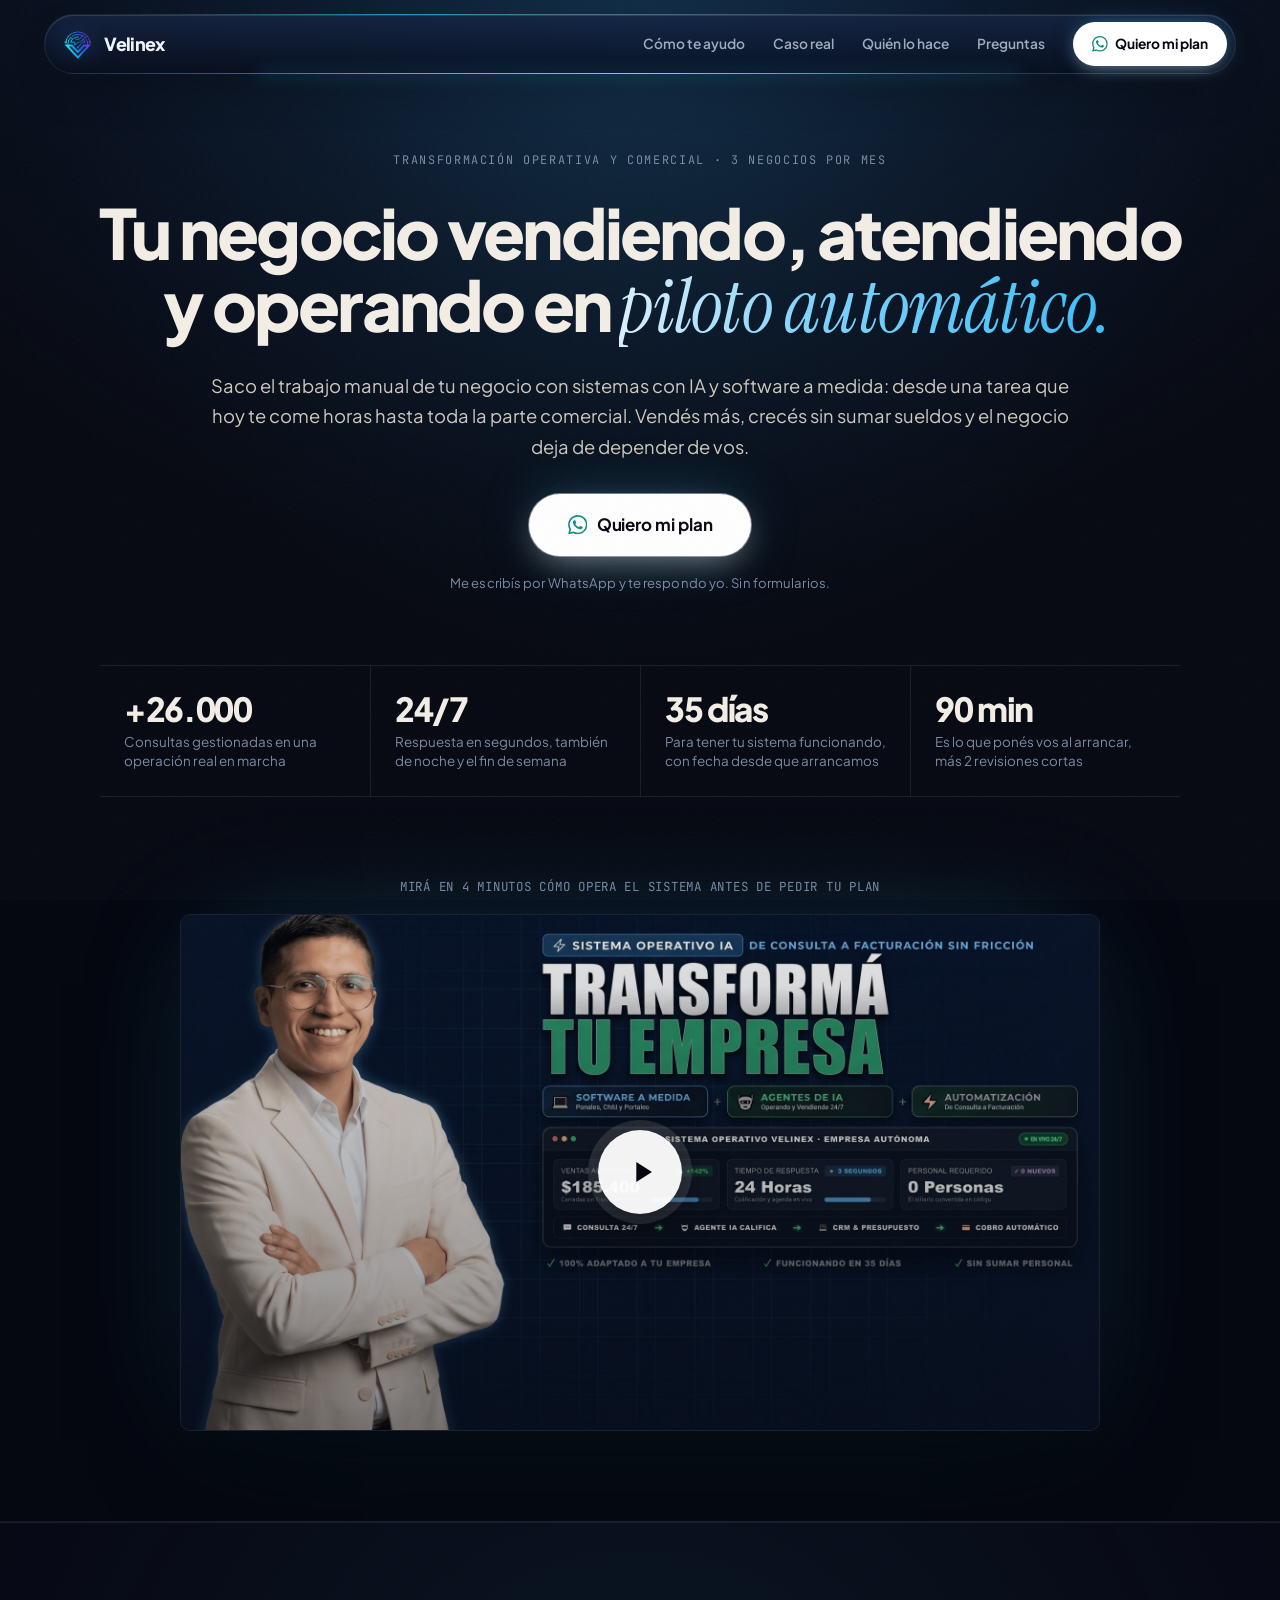
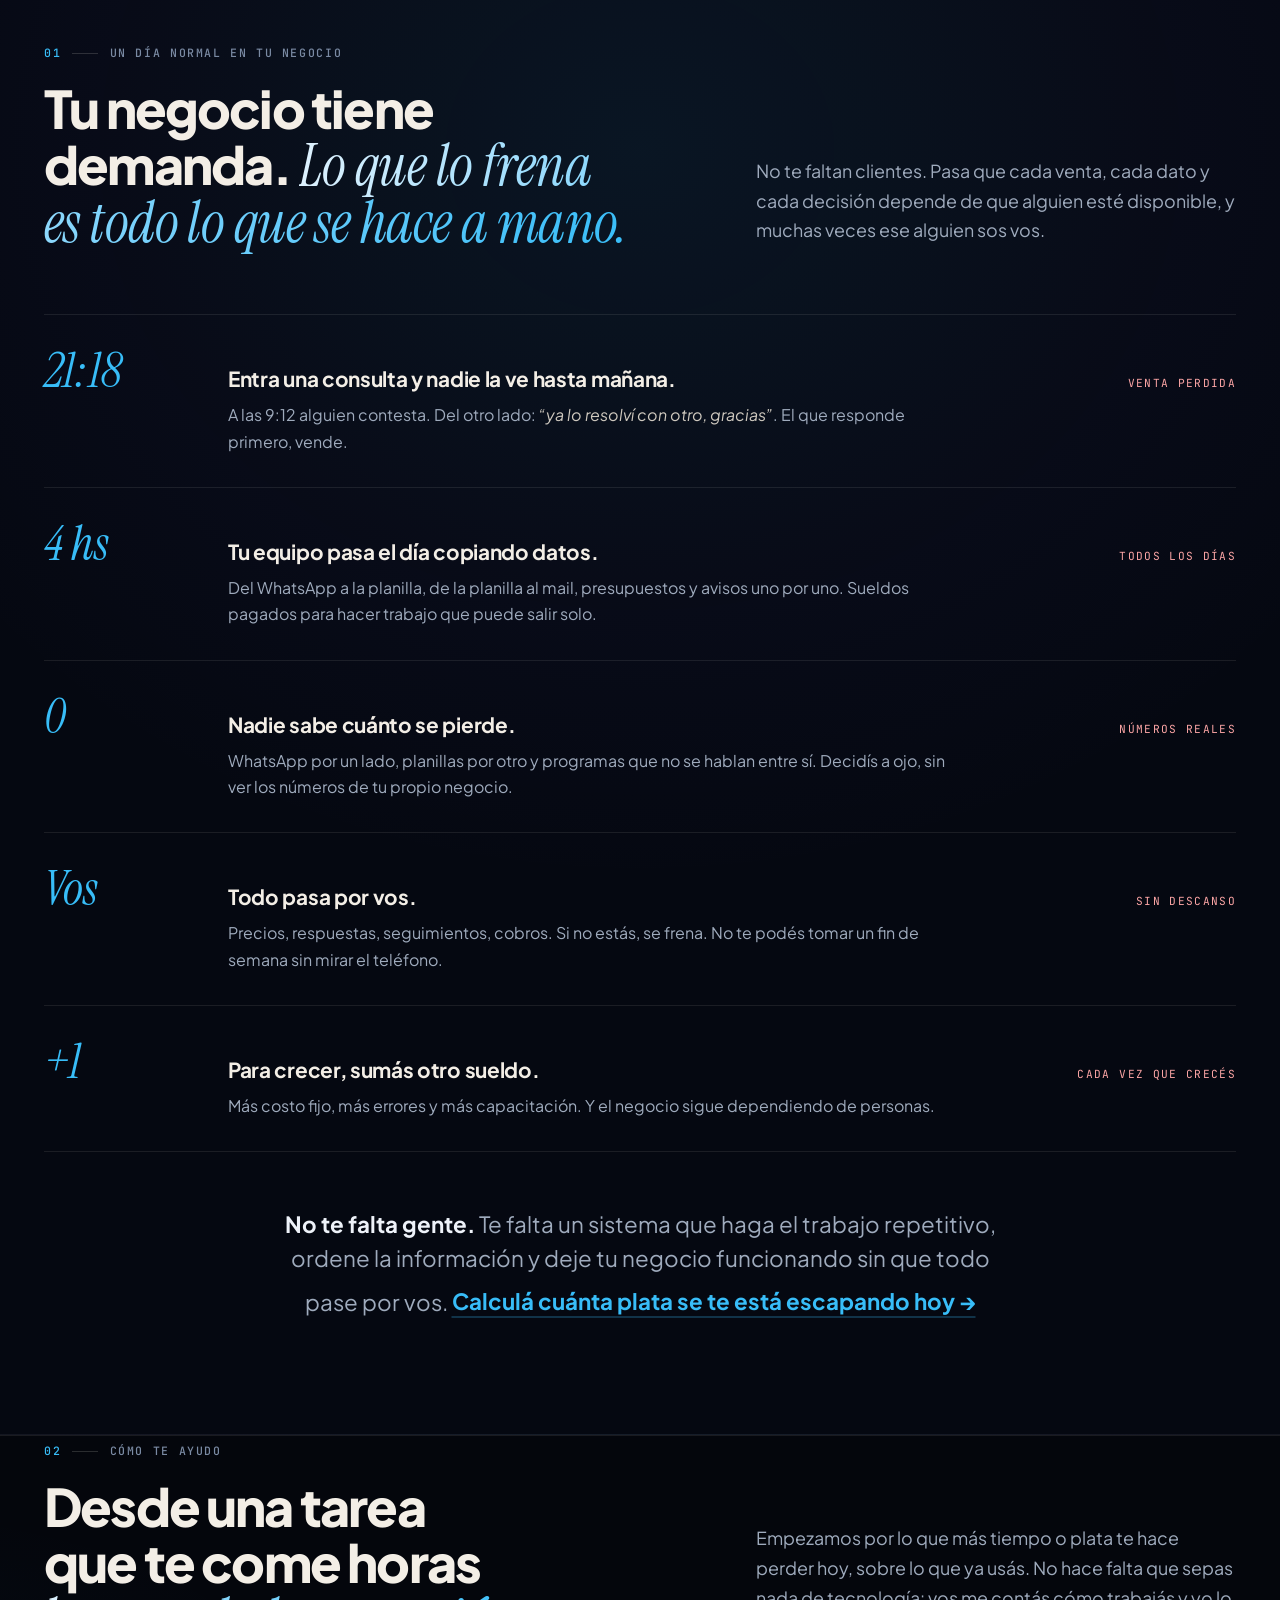
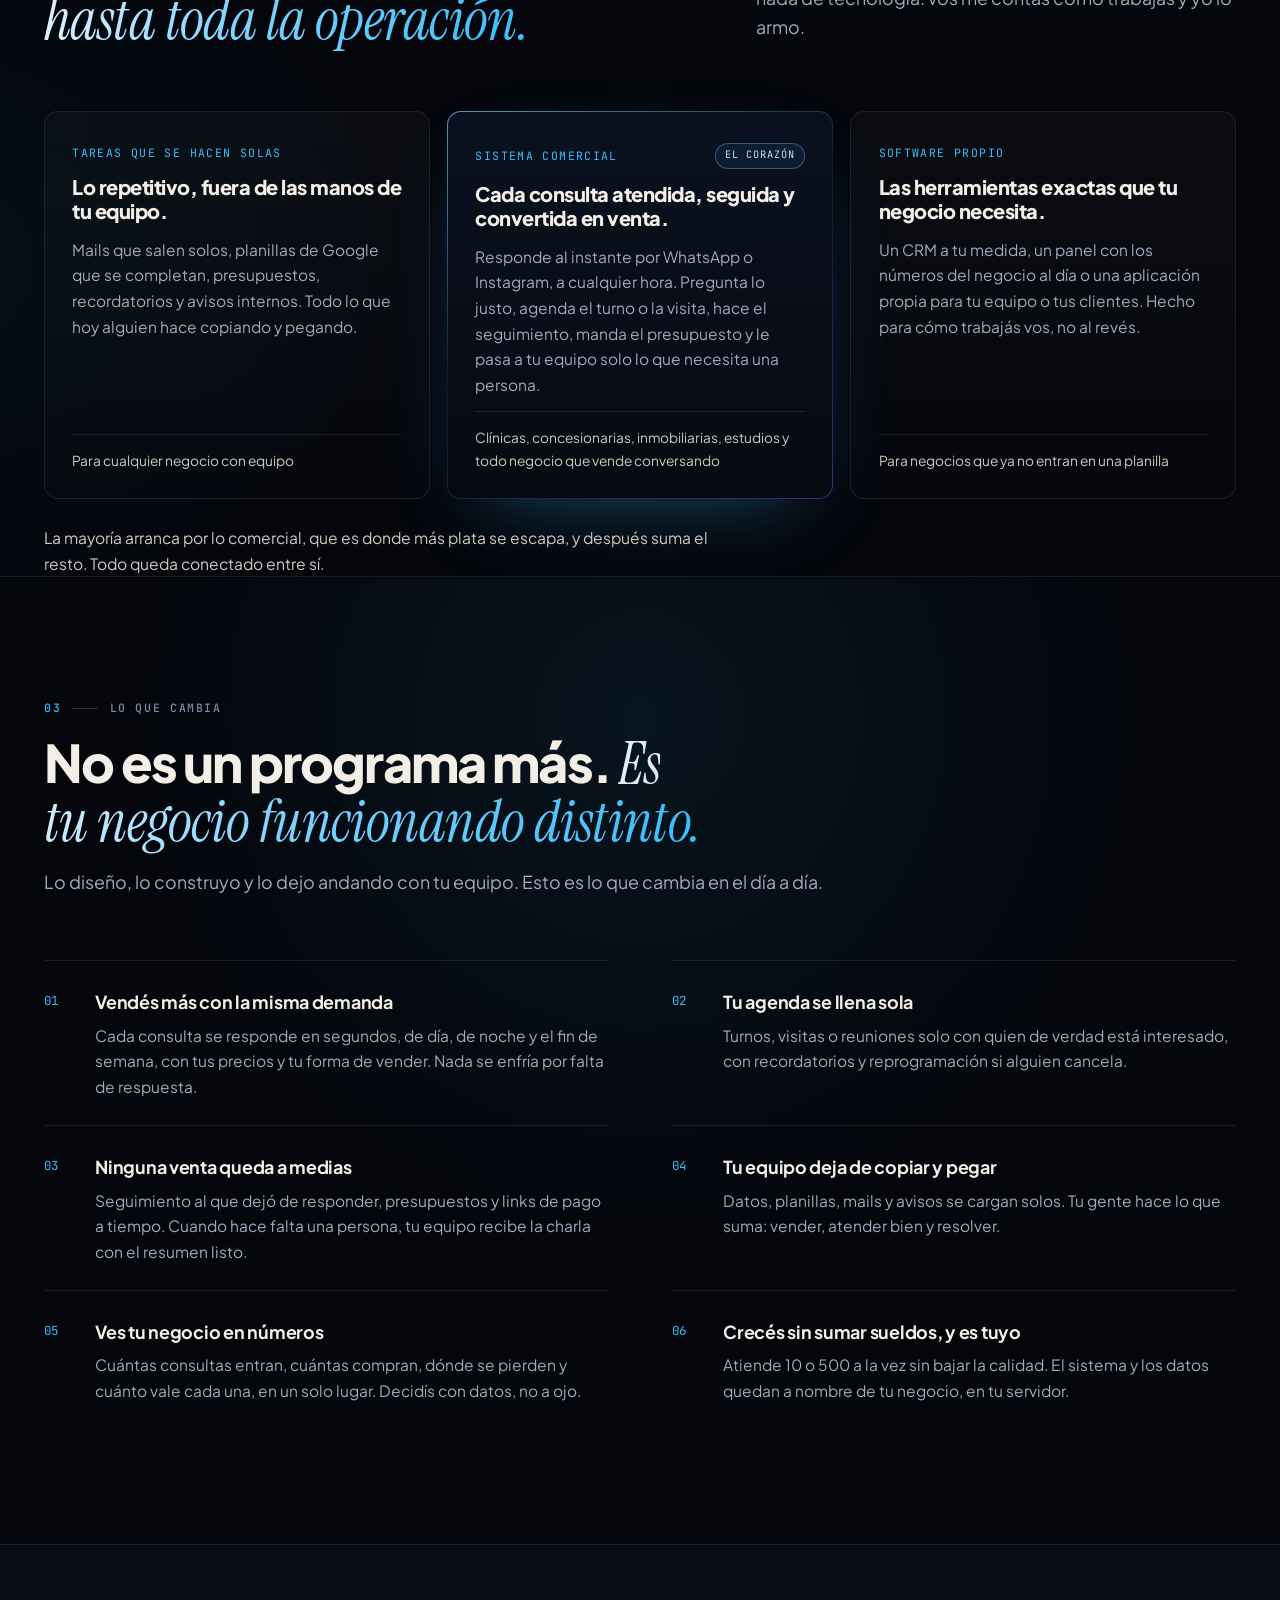
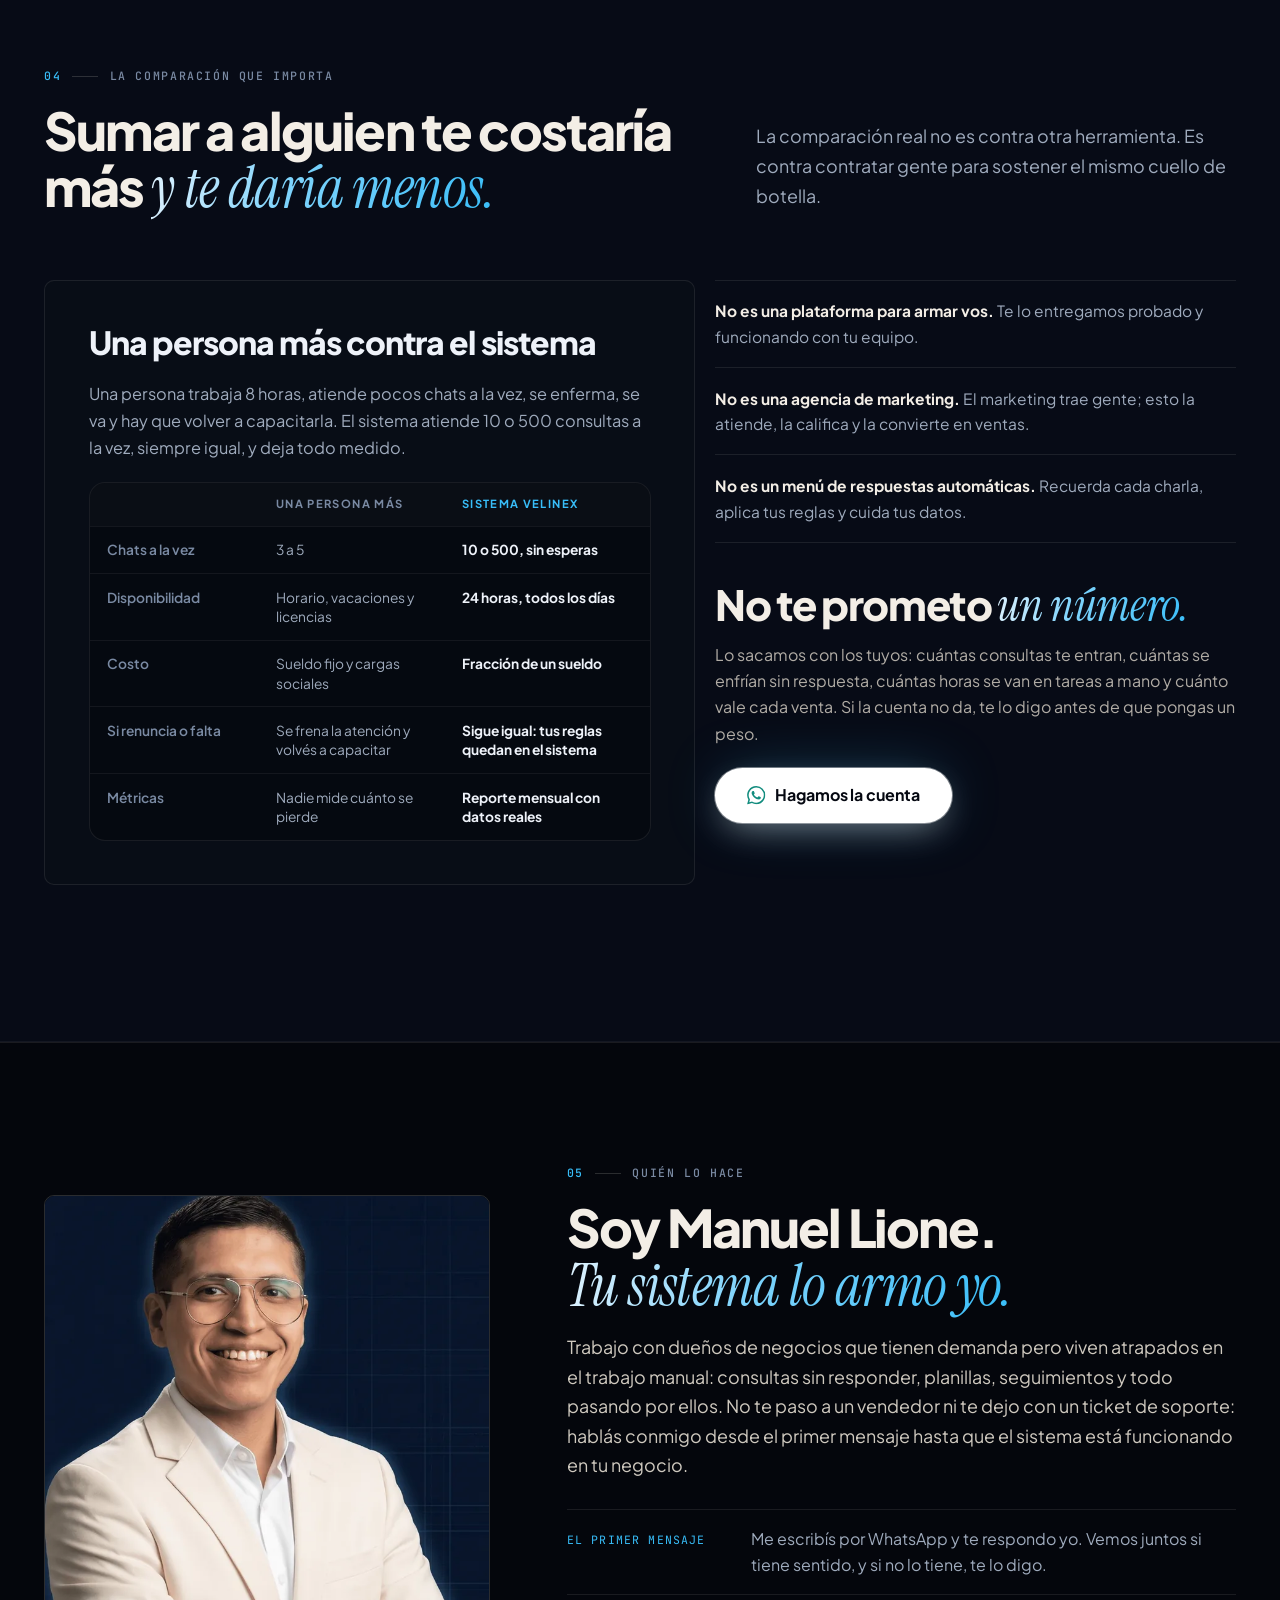
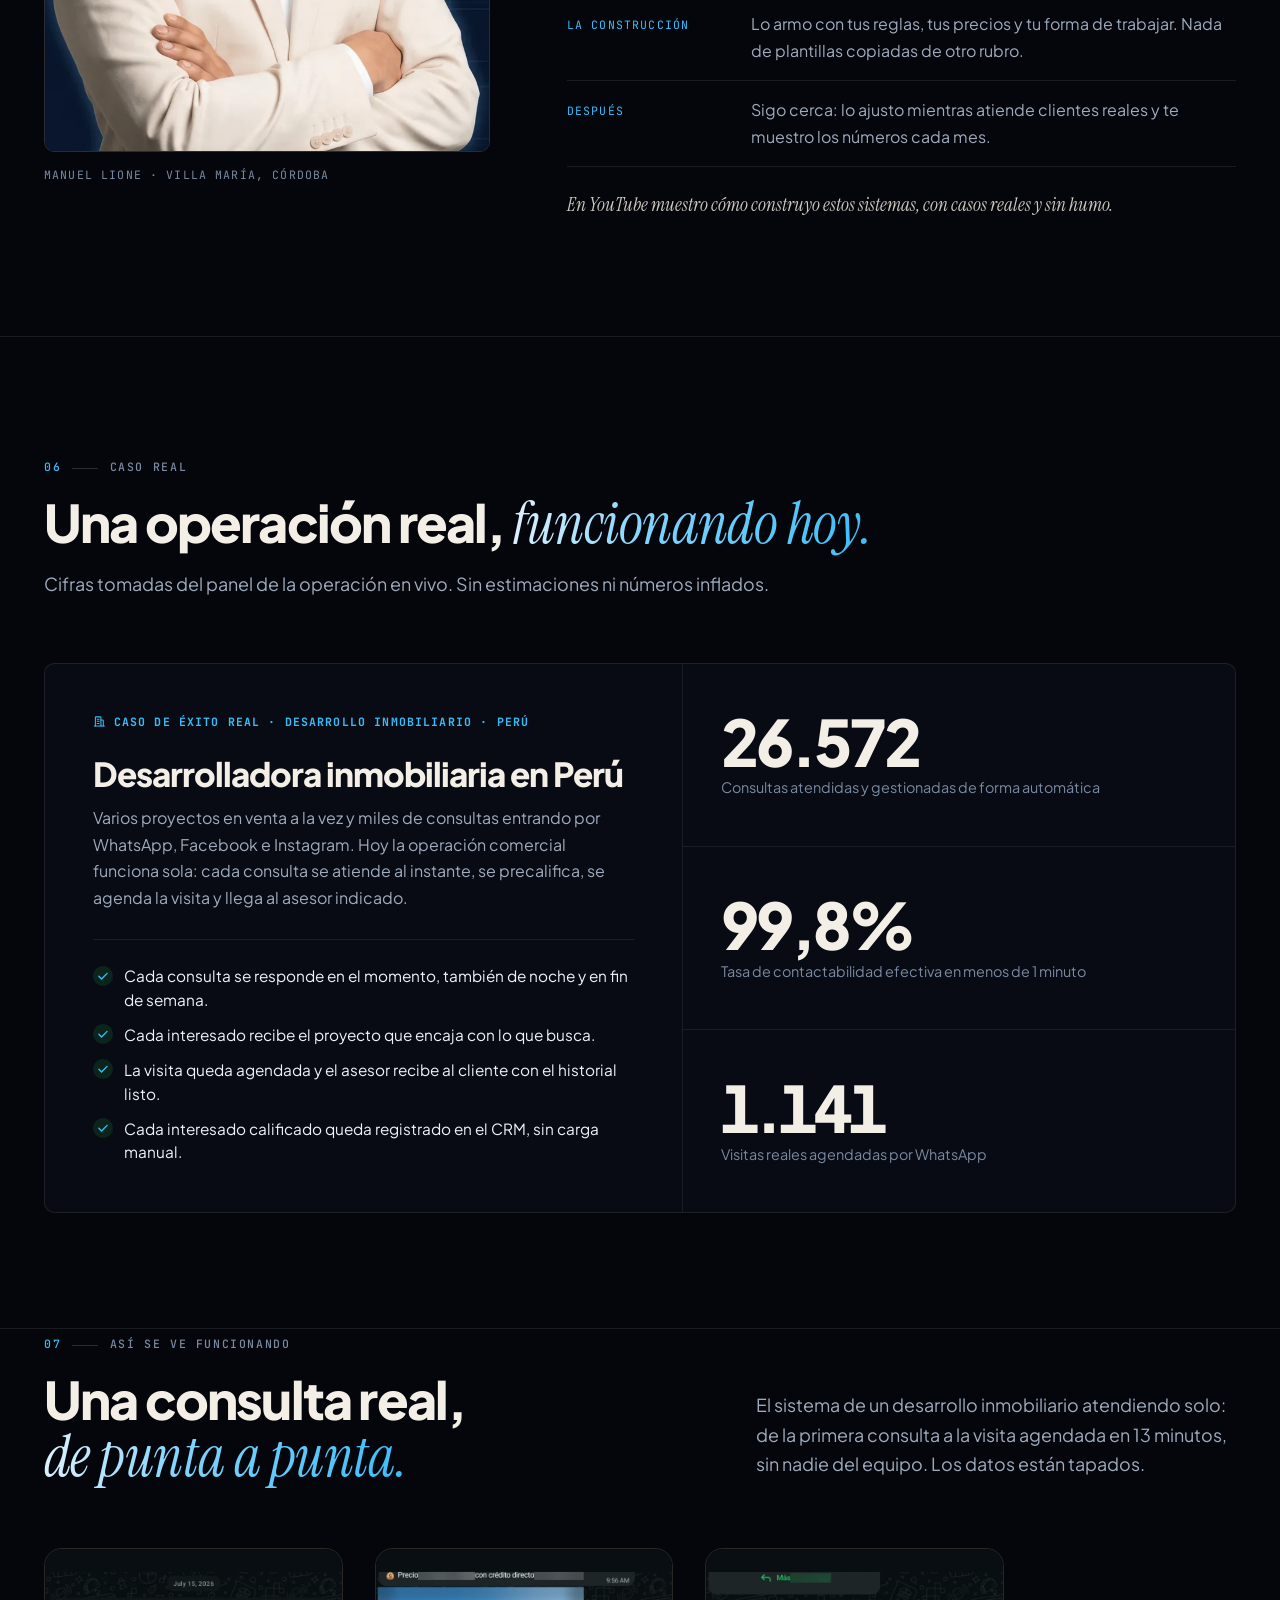
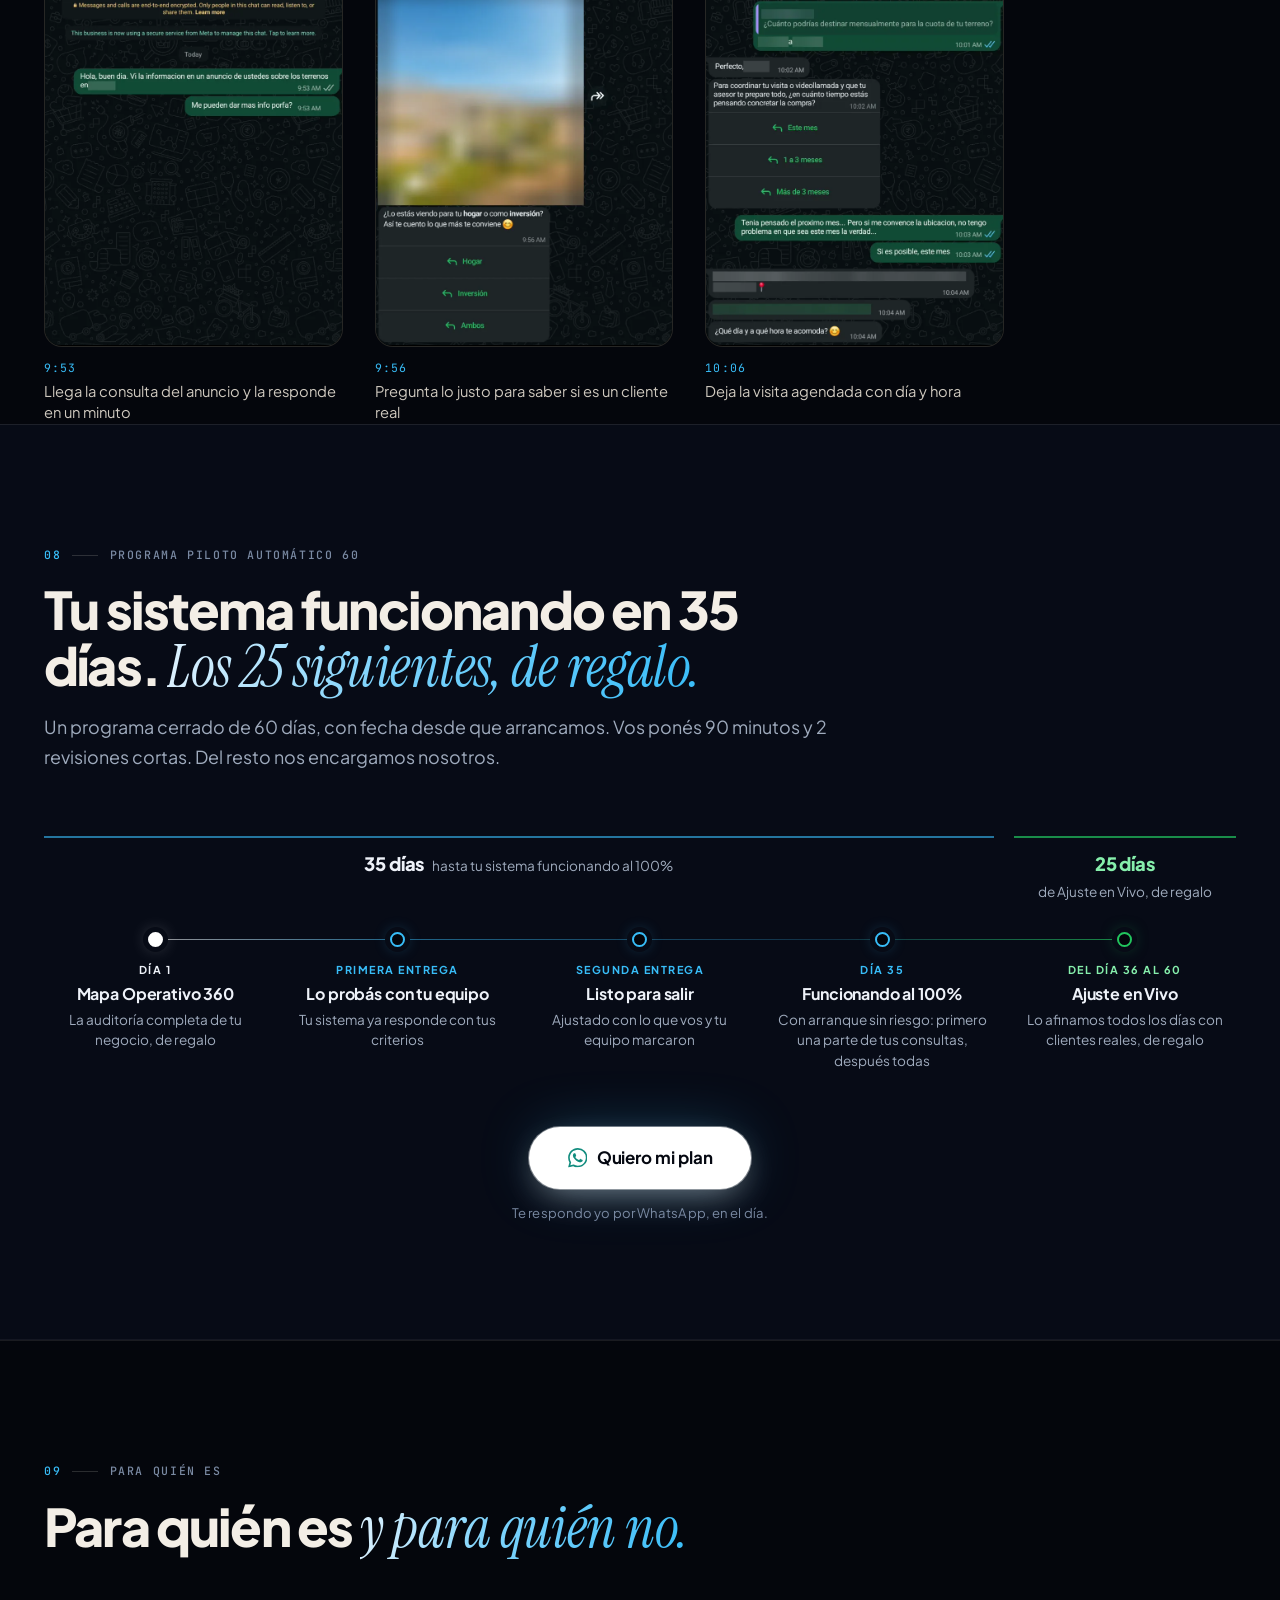
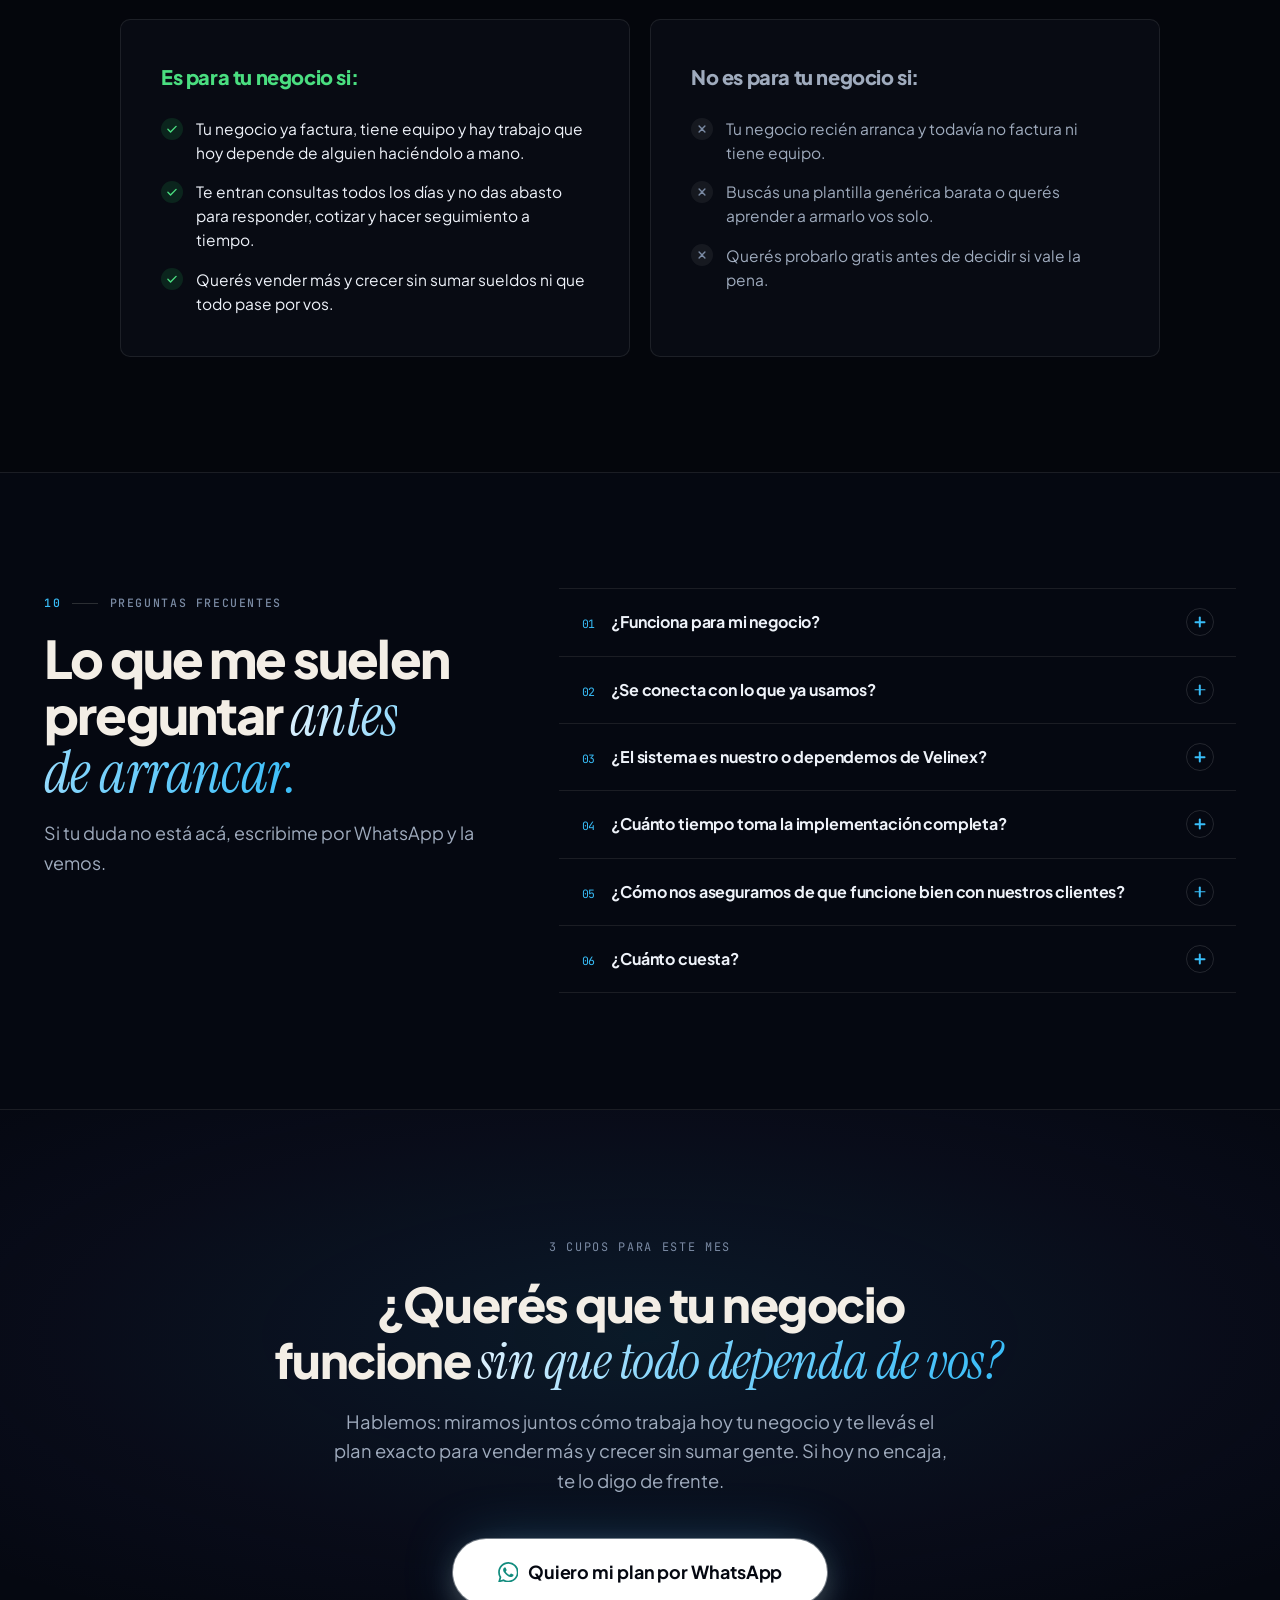
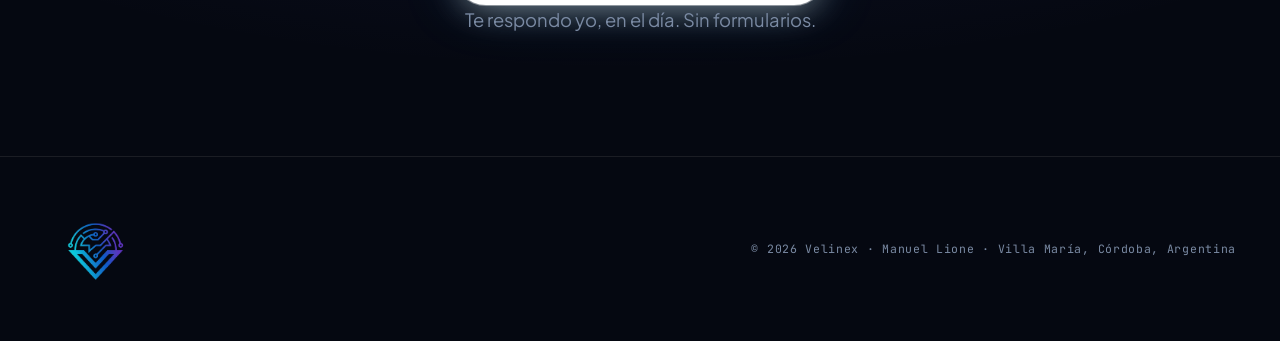
<file: index.html>
<!doctype html>
<html lang="es">
  <head>
    <meta charset="UTF-8" />
    <meta name="viewport" content="width=device-width, initial-scale=1.0" />
    <title>Programa Piloto Automático 60 · Sistema Comercial Autónomo | Velinex</title>
    <meta
      name="description"
      content="Tu negocio atendiendo, calificando y cerrando en piloto automático. Tu sistema comercial funcionando en 35 días, sin sumar personal."
    />
    <meta name="robots" content="index, follow" />
    <meta
      name="keywords"
      content="programa piloto automático 60, sistema comercial autónomo, sistema comercial para pymes, transformación operativa y comercial, escalar sin sumar personal, atención y calificación 24/7, plan de transformación, velinex"
    />
    <meta name="author" content="Velinex" />
    <meta name="theme-color" content="#050811" />
    <link rel="canonical" href="https://www.velinex.digital/" />

    <!-- Open Graph / Facebook / WhatsApp -->
    <meta property="og:type" content="website" />
    <meta property="og:locale" content="es_AR" />
    <meta property="og:url" content="https://www.velinex.digital/" />
    <meta
      property="og:title"
      content="Programa Piloto Automático 60 · Sistema Comercial Autónomo | Velinex"
    />
    <meta
      property="og:description"
      content="Tu negocio atendiendo, calificando y cerrando en piloto automático. Tu sistema comercial funcionando en 35 días, sin sumar personal."
    />
    <meta
      property="og:image"
      content="https://www.velinex.digital/assets/img/VSL-landing.webp"
    />
    <meta property="og:image:width" content="1280" />
    <meta property="og:image:height" content="720" />
    <meta property="og:site_name" content="Velinex" />

    <!-- Twitter Card -->
    <meta name="twitter:card" content="summary_large_image" />
    <meta
      name="twitter:title"
      content="Programa Piloto Automático 60 · Sistema Comercial Autónomo | Velinex"
    />
    <meta
      name="twitter:description"
      content="Tu negocio atendiendo, calificando y cerrando en piloto automático. Tu sistema comercial funcionando en 35 días, sin sumar personal."
    />
    <meta
      name="twitter:image"
      content="https://www.velinex.digital/assets/img/VSL-landing.webp"
    />

    <script
      async
      src="https://www.googletagmanager.com/gtag/js?id=G-LWKQSM2B03"
    ></script>
    <script>
      window.dataLayer = window.dataLayer || [];
      function gtag() {
        dataLayer.push(arguments);
      }
      gtag("js", new Date());
      gtag("config", "G-LWKQSM2B03");
    </script>
    <script src="assets/js/medicion.js"></script>
    <link rel="stylesheet" href="style.css" />
    <link rel="preconnect" href="https://fonts.googleapis.com" />
    <link rel="preconnect" href="https://fonts.gstatic.com" crossorigin />
    <link
      href="https://fonts.googleapis.com/css2?family=Plus+Jakarta+Sans:wght@400;500;600;700;800&family=Instrument+Serif:ital@0;1&family=JetBrains+Mono:wght@400;500&display=swap"
      rel="stylesheet"
    />
    <link
      rel="icon"
      href="assets/img/Velinex%20Full%20Iso%20NBG.webp"
      type="image/webp"
    />

    <!-- Structured data: Organization + FAQPage (rich snippets) -->
    <script type="application/ld+json">
      {
        "@context": "https://schema.org",
        "@type": "Organization",
        "name": "Velinex",
        "url": "https://www.velinex.digital/",
        "logo": "https://www.velinex.digital/assets/img/Velinex%20Full%20Iso%20NBG.webp",
        "description": "Sistema Comercial Autónomo con IA para PyMEs hispanohablantes: atiende, califica, agenda y cierra ventas por conversación, 24/7.",
        "areaServed": ["AR", "MX", "CO", "ES"],
        "sameAs": []
      }
    </script>
    <script type="application/ld+json">
      {
        "@context": "https://schema.org",
        "@type": "FAQPage",
        "mainEntity": [
          {
            "@type": "Question",
            "name": "¿Funciona para mi negocio?",
            "acceptedAnswer": {
              "@type": "Answer",
              "text": "Si tu negocio ya factura y hay trabajo que hoy se hace a mano, sí. Puede ser una tarea puntual como mails, planillas o presupuestos, toda la parte comercial (atender, agendar, hacer seguimiento y cerrar) o un software propio, como un CRM, un panel con tus números o una aplicación. En la primera charla vemos por dónde conviene empezar."
            }
          },
          {
            "@type": "Question",
            "name": "¿Se conecta con lo que ya usamos?",
            "acceptedAnswer": {
              "@type": "Answer",
              "text": "Sí. Se conecta directo con tu WhatsApp, Instagram, Gmail, Google Sheets, Google Calendar, tu CRM y las herramientas que ya usás, sin obligarte a cambiar de plataforma."
            }
          },
          {
            "@type": "Question",
            "name": "¿El sistema es nuestro o dependemos de Velinex?",
            "acceptedAnswer": {
              "@type": "Answer",
              "text": "Se instala en tu propio servidor y es un activo 100% de tu propiedad. Tus datos y conversaciones son tuyos, y no dependés de nosotros para que funcione día a día."
            }
          },
          {
            "@type": "Question",
            "name": "¿Cuánto tiempo toma la implementación completa?",
            "acceptedAnswer": {
              "@type": "Answer",
              "text": "Tu sistema queda funcionando al 100% en 35 días desde que arrancamos. Incluye el Mapa Operativo 360 de regalo, 2 entregas que probás con tu equipo y arranque sin riesgo. Del día 36 al 60, el Ajuste en Vivo va de regalo."
            }
          },
          {
            "@type": "Question",
            "name": "¿Qué pasa si no funciona?",
            "acceptedAnswer": {
              "@type": "Answer",
              "text": "Si al día 45 tu sistema no está funcionando en tu negocio, seguimos trabajando gratis hasta que funcione, y no pagás mantenimiento hasta entonces."
            }
          },
          {
            "@type": "Question",
            "name": "¿Cuánto cuesta?",
            "acceptedAnswer": {
              "@type": "Answer",
              "text": "Depende del volumen de consultas y de cómo vende tu negocio. Cuando hablemos lo calculamos para tu caso, junto con lo que hoy se te escapa por mes. La lógica es simple: el sistema tiene que pagarse solo con lo que recupera."
            }
          }
        ]
      }
    </script>
    <!-- Umami (analítica propia, sin cookies) -->
    <script
      defer
      src="https://app-analytics.velinex.digital/script.js"
      data-website-id="731b9c80-a08e-4046-bf20-d252dc0449bc"
    ></script>
  </head>
  <body class="lp">
    <!-- Set de íconos SVG (trazo único 1.6). Se usan con <use href="#i-..."> -->
    <svg class="icon-sprite" aria-hidden="true" focusable="false">
      <symbol id="i-crm" viewBox="0 0 24 24"><rect x="3" y="3" width="7.5" height="9" rx="1.5"/><rect x="13.5" y="3" width="7.5" height="5" rx="1.5"/><rect x="13.5" y="11" width="7.5" height="10" rx="1.5"/><rect x="3" y="15" width="7.5" height="6" rx="1.5"/></symbol>
      <symbol id="i-agent" viewBox="0 0 24 24"><path d="M11 3.5l1.9 4.6 4.6 1.9-4.6 1.9-1.9 4.6-1.9-4.6-4.6-1.9 4.6-1.9z"/><path d="M18.5 14.5l.9 2.1 2.1.9-2.1.9-.9 2.1-.9-2.1-2.1-.9 2.1-.9z"/></symbol>
      <symbol id="i-plug" viewBox="0 0 24 24"><path d="M9 2.5v5M15 2.5v5"/><path d="M6 7.5h12v3a6 6 0 0 1-12 0z"/><path d="M12 16.5v5"/></symbol>
      <symbol id="i-calendar" viewBox="0 0 24 24"><rect x="3" y="4.5" width="18" height="16" rx="2.5"/><path d="M3 9.5h18M8 2.5v4M16 2.5v4"/><path d="M8.5 14.5l2 2 4-4"/></symbol>
      <symbol id="i-repeat" viewBox="0 0 24 24"><path d="M17 2.5l3 3-3 3"/><path d="M4 11V9.5a4 4 0 0 1 4-4h12"/><path d="M7 21.5l-3-3 3-3"/><path d="M20 13v1.5a4 4 0 0 1-4 4H4"/></symbol>
      <symbol id="i-calc" viewBox="0 0 24 24"><rect x="4.5" y="2.5" width="15" height="19" rx="2.5"/><path d="M8 6.5h8M8 11h.01M12 11h.01M16 11h.01M8 14.5h.01M12 14.5h.01M16 14.5h.01M8 18h.01M12 18h.01M16 18h.01"/></symbol>
      <symbol id="i-handoff" viewBox="0 0 24 24"><circle cx="9" cy="7.5" r="3.5"/><path d="M2.5 20.5a6.5 6.5 0 0 1 13 0"/><path d="M16.5 8.5h5M19 6l2.5 2.5L19 11"/></symbol>
      <symbol id="i-chart" viewBox="0 0 24 24"><path d="M3 3v18h18"/><path d="M8 16v-4M12.5 16V8M17 16v-6"/></symbol>
      <symbol id="i-server" viewBox="0 0 24 24"><rect x="3" y="3.5" width="18" height="7" rx="2"/><rect x="3" y="13.5" width="18" height="7" rx="2"/><path d="M7 7h.01M7 17h.01M11 7h6M11 17h6"/></symbol>
      <symbol id="i-lock" viewBox="0 0 24 24"><rect x="4" y="10.5" width="16" height="11" rx="2.5"/><path d="M8 10.5V7a4 4 0 0 1 8 0v3.5"/></symbol>
      <symbol id="i-building" viewBox="0 0 24 24"><path d="M4.5 21V5A1.5 1.5 0 0 1 6 3.5h7.5A1.5 1.5 0 0 1 15 5v16"/><path d="M15 9.5h3A1.5 1.5 0 0 1 19.5 11v10"/><path d="M2.5 21h19M8 8h3.5M8 12h3.5M8 16h3.5"/></symbol>
      <symbol id="i-check" viewBox="0 0 24 24"><path d="M5 12.5l4.5 4.5L19 7.5"/></symbol>
      <symbol id="i-x" viewBox="0 0 24 24"><path d="M7 7l10 10M17 7L7 17"/></symbol>
      <symbol id="i-flow" viewBox="0 0 24 24"><circle cx="5" cy="6" r="2.5"/><circle cx="19" cy="18" r="2.5"/><path d="M7.5 6H14a3.5 3.5 0 0 1 0 7h-4a3.5 3.5 0 0 0 0 7h6.5"/></symbol>
      <symbol id="i-scale" viewBox="0 0 24 24"><path d="M3 20.5h18"/><path d="M5 20.5v-5M10 20.5v-9M15 20.5v-12M20 20.5V3.5"/></symbol>
      <symbol id="i-memory" viewBox="0 0 24 24"><path d="M5 4.5A1.5 1.5 0 0 1 6.5 3H18v15H6.5A1.5 1.5 0 0 0 5 19.5z"/><path d="M5 19.5A1.5 1.5 0 0 0 6.5 21H18v-3"/><path d="M9 7.5h5M9 11h5"/></symbol>
      <symbol id="i-shield" viewBox="0 0 24 24"><path d="M12 2.5l7.5 3v5.6c0 4.6-3.1 8.6-7.5 10.4-4.4-1.8-7.5-5.8-7.5-10.4V5.5z"/><path d="M8.5 12l2.5 2.5 4.5-5"/></symbol>
      <symbol id="i-gift" viewBox="0 0 24 24"><rect x="3.5" y="8" width="17" height="4.5" rx="1.2"/><path d="M5 12.5v7.5a1.5 1.5 0 0 0 1.5 1.5h11a1.5 1.5 0 0 0 1.5-1.5v-7.5M12 8v13.5"/><path d="M12 8C10.5 4 7 3.5 7 5.8 7 7.5 9.5 8 12 8zM12 8c1.5-4 5-4.5 5-2.2C17 7.5 14.5 8 12 8z"/></symbol>
      <symbol id="i-map" viewBox="0 0 24 24"><path d="M9 4.5l-5.5 2v13l5.5-2 6 2 5.5-2v-13l-5.5 2z"/><path d="M9 4.5v13M15 6.5v13"/></symbol>
      <symbol id="i-tune" viewBox="0 0 24 24"><path d="M4 6.5h9M17 6.5h3M4 12h3M11 12h9M4 17.5h11M19 17.5h1"/><circle cx="15" cy="6.5" r="2"/><circle cx="9" cy="12" r="2"/><circle cx="17" cy="17.5" r="2"/></symbol>
      <symbol id="i-clock" viewBox="0 0 24 24"><circle cx="12" cy="12" r="9"/><path d="M12 7v5l3.5 2"/></symbol>
      <symbol id="i-wa" viewBox="0 0 24 24"><path d="M17.472 14.382c-.297-.149-1.758-.867-2.03-.967-.273-.099-.471-.148-.67.15-.197.297-.767.966-.94 1.164-.173.199-.347.223-.644.075-.297-.15-1.255-.463-2.39-1.475-.883-.788-1.48-1.761-1.653-2.059-.173-.297-.018-.458.13-.606.134-.133.298-.347.446-.52.149-.174.198-.298.298-.497.099-.198.05-.371-.025-.52-.075-.149-.669-1.612-.916-2.207-.242-.579-.487-.5-.669-.51a12.8 12.8 0 0 0-.57-.01c-.198 0-.52.074-.792.372-.272.297-1.04 1.016-1.04 2.479 0 1.462 1.065 2.875 1.213 3.074.149.198 2.096 3.2 5.077 4.487.709.306 1.262.489 1.694.625.712.227 1.36.195 1.871.118.571-.085 1.758-.719 2.006-1.413.248-.694.248-1.289.173-1.413-.074-.124-.272-.198-.57-.347m-5.421 7.403h-.004a9.87 9.87 0 0 1-5.031-1.378l-.361-.214-3.741.982.998-3.648-.235-.374a9.86 9.86 0 0 1-1.51-5.26c.001-5.45 4.436-9.884 9.888-9.884 2.64 0 5.122 1.03 6.988 2.898a9.82 9.82 0 0 1 2.893 6.994c-.003 5.45-4.437 9.884-9.885 9.884m8.413-18.297A11.815 11.815 0 0 0 12.05 0C5.495 0 .16 5.335.157 11.892c0 2.096.547 4.142 1.588 5.945L.057 24l6.305-1.654a11.882 11.882 0 0 0 5.683 1.448h.005c6.554 0 11.89-5.335 11.893-11.893a11.821 11.821 0 0 0-3.48-8.413Z"/></symbol>
    </svg>

    <!-- ============================================================
     NAVEGACIÓN
============================================================ -->
    <nav class="site-nav" aria-label="Principal">
      <div class="container">
      <div class="site-nav-inner">
        <a href="#top" class="site-nav-logo" aria-label="Velinex, volver arriba">
          <img
            src="assets/img/Velinex Full Iso NBG.webp"
            alt=""
            class="logo"
          />
          <span class="site-nav-wordmark">Velinex</span>
        </a>
        <ul class="site-nav-links">
          <li><a href="#soluciones">Cómo te ayudo</a></li>
          <li><a href="#casos">Caso real</a></li>
          <li><a href="#quien">Quién lo hace</a></li>
          <li><a href="#faq">Preguntas</a></li>
        </ul>
        <a
          href="https://wa.me/5493534270844"
          class="nav-cta"
          data-wa="nav"
        >
          <svg class="icon icon-wa" aria-hidden="true"><use href="#i-wa" /></svg>
          Quiero mi plan
        </a>
      </div>
      </div>
    </nav>

    <!-- ============================================================
     HERO
============================================================ -->
    <header class="hero hero--landing" id="top">
      <div class="hero-bg-glow" aria-hidden="true"></div>
      <div class="container">
        <div class="hero-copy">
          <p class="hero-kicker">
            <span class="hero-kicker-long">Transformación operativa y comercial · </span>3 negocios por mes
          </p>

          <h1>
            Tu negocio vendiendo, atendiendo y operando en
            <em class="serif-accent">piloto automático.</em>
          </h1>

          <p class="hero-subtitle">
            Saco el trabajo manual de tu negocio con sistemas con IA y software a medida: desde una tarea que hoy te come horas hasta toda la parte comercial. Vendés más, crecés sin sumar sueldos y el negocio deja de depender de vos.
          </p>

          <div class="cta-block">
            <div class="cta-group">
              <a
                href="https://wa.me/5493534270844"
                class="btn-primary btn-large btn-contrast btn-wa-cta"
                data-wa="hero"
              >
                <svg class="icon icon-wa" aria-hidden="true"><use href="#i-wa" /></svg>
                Quiero mi plan
              </a>
            </div>
            <p class="cta-disclaimer">
              Me escribís por WhatsApp y te respondo yo. Sin formularios.
            </p>
          </div>
        </div>

        <!-- Barra de métricas: autoridad en el primer scroll -->
        <dl class="stats-strip" aria-label="Velinex en números">
          <div class="stats-strip-item">
            <dt class="stats-strip-num">+26.000</dt>
            <dd class="stats-strip-label">Consultas gestionadas en una operación real en marcha</dd>
          </div>
          <div class="stats-strip-item">
            <dt class="stats-strip-num">24/7</dt>
            <dd class="stats-strip-label">Respuesta en segundos, también de noche y el fin de semana</dd>
          </div>
          <div class="stats-strip-item">
            <dt class="stats-strip-num">35 días</dt>
            <dd class="stats-strip-label">Para tener tu sistema funcionando, con fecha desde que arrancamos</dd>
          </div>
          <div class="stats-strip-item">
            <dt class="stats-strip-num">90 min</dt>
            <dd class="stats-strip-label">Es lo que ponés vos al arrancar, más 2 revisiones cortas</dd>
          </div>
        </dl>

        <div class="hero-media">
          <h2 class="vsl-title">
            Mirá en 4 minutos cómo opera el sistema antes de pedir tu plan
          </h2>
          <div
            class="yt-lazy"
            role="button"
            aria-label="Reproducir video"
            data-video-id="CvYPRjrf_Bk"
          >
            <img
              src="assets/img/VSL-landing.webp"
              alt="Cómo funciona el Sistema | Velinex"
              loading="lazy"
            />
            <div class="yt-playbtn" aria-hidden="true">
              <svg viewBox="0 0 24 24" focusable="false" aria-hidden="true">
                <path d="M8 5v14l11-7z"></path>
              </svg>
            </div>
          </div>
        </div>
      </div>
    </header>

    <!-- ============================================================
     DOLOR: lo primero que tiene que leer el dueño
============================================================ -->
    <section class="pain-section fade-in" id="dolor">
      <div class="container">
        <div class="section-head section-head--split">
          <div>
            <p class="section-eyebrow"><span class="idx"></span>Un día normal en tu negocio</p>
            <h2 class="pain-title">
              Tu negocio tiene demanda. <em class="serif-accent">Lo que lo frena es todo lo que se hace a mano.</em>
            </h2>
          </div>
          <p class="section-subtitle">
            No te faltan clientes. Pasa que cada venta, cada dato y cada decisión depende de que alguien esté disponible, y muchas veces ese alguien sos vos.
          </p>
        </div>

        <ol class="pain-day">
          <li class="pain-row">
            <span class="pain-when">21:18</span>
            <div class="pain-what">
              <h3>Entra una consulta y nadie la ve hasta mañana.</h3>
              <p>A las 9:12 alguien contesta. Del otro lado: <q>ya lo resolví con otro, gracias</q>. El que responde primero, vende.</p>
            </div>
            <span class="pain-cost">Venta perdida</span>
          </li>
          <li class="pain-row">
            <span class="pain-when">4 hs</span>
            <div class="pain-what">
              <h3>Tu equipo pasa el día copiando datos.</h3>
              <p>Del WhatsApp a la planilla, de la planilla al mail, presupuestos y avisos uno por uno. Sueldos pagados para hacer trabajo que puede salir solo.</p>
            </div>
            <span class="pain-cost">Todos los días</span>
          </li>
          <li class="pain-row">
            <span class="pain-when">0</span>
            <div class="pain-what">
              <h3>Nadie sabe cuánto se pierde.</h3>
              <p>WhatsApp por un lado, planillas por otro y programas que no se hablan entre sí. Decidís a ojo, sin ver los números de tu propio negocio.</p>
            </div>
            <span class="pain-cost">Números reales</span>
          </li>
          <li class="pain-row">
            <span class="pain-when">Vos</span>
            <div class="pain-what">
              <h3>Todo pasa por vos.</h3>
              <p>Precios, respuestas, seguimientos, cobros. Si no estás, se frena. No te podés tomar un fin de semana sin mirar el teléfono.</p>
            </div>
            <span class="pain-cost">Sin descanso</span>
          </li>
          <li class="pain-row">
            <span class="pain-when">+1</span>
            <div class="pain-what">
              <h3>Para crecer, sumás otro sueldo.</h3>
              <p>Más costo fijo, más errores y más capacitación. Y el negocio sigue dependiendo de personas.</p>
            </div>
            <span class="pain-cost">Cada vez que crecés</span>
          </li>
        </ol>

        <p class="pain-closer">
          <strong>No te falta gente.</strong> Te falta un sistema que haga el trabajo repetitivo, ordene la información y deje tu negocio funcionando sin que todo pase por vos.
          <a
            href="calculadora.html"
            class="pain-closer-link"
            onclick="trackCTAClick('CTA_Dolor_Calculadora')"
            >Calculá cuánta plata se te está escapando hoy →</a>
        </p>
      </div>
    </section>

    <!-- ============================================================
     CÓMO TE AYUDO: de una tarea simple a software propio
============================================================ -->
    <section class="solutions-section fade-in" id="soluciones">
      <div class="container">
        <div class="section-head section-head--split">
          <div>
            <p class="section-eyebrow"><span class="idx"></span>Cómo te ayudo</p>
            <h2>Desde una tarea que te come horas <em class="serif-accent">hasta toda la operación.</em></h2>
          </div>
          <p class="section-subtitle">
            Empezamos por lo que más tiempo o plata te hace perder hoy, sobre lo que ya usás. No hace falta que sepas nada de tecnología: vos me contás cómo trabajás y yo lo armo.
          </p>
        </div>

        <div class="solutions-grid">
          <article class="solution">
            <p class="solution-tag">Tareas que se hacen solas</p>
            <h3>Lo repetitivo, fuera de las manos de tu equipo.</h3>
            <p>Mails que salen solos, planillas de Google que se completan, presupuestos, recordatorios y avisos internos. Todo lo que hoy alguien hace copiando y pegando.</p>
            <p class="solution-for">Para cualquier negocio con equipo</p>
          </article>
          <article class="solution solution--core">
            <p class="solution-tag">Sistema comercial <span class="solution-core-mark">El corazón</span></p>
            <h3>Cada consulta atendida, seguida y convertida en venta.</h3>
            <p>Responde al instante por WhatsApp o Instagram, a cualquier hora. Pregunta lo justo, agenda el turno o la visita, hace el seguimiento, manda el presupuesto y le pasa a tu equipo solo lo que necesita una persona.</p>
            <p class="solution-for">Clínicas, concesionarias, inmobiliarias, estudios y todo negocio que vende conversando</p>
          </article>
          <article class="solution">
            <p class="solution-tag">Software propio</p>
            <h3>Las herramientas exactas que tu negocio necesita.</h3>
            <p>Un CRM a tu medida, un panel con los números del negocio al día o una aplicación propia para tu equipo o tus clientes. Hecho para cómo trabajás vos, no al revés.</p>
            <p class="solution-for">Para negocios que ya no entran en una planilla</p>
          </article>
        </div>

        <p class="solutions-note">
          La mayoría arranca por lo comercial, que es donde más plata se escapa, y después suma el resto. Todo queda conectado entre sí.
        </p>
      </div>
    </section>

    <!-- ============================================================
     LO QUE CAMBIA: transformación operativa completa
============================================================ -->
    <section class="system-section fade-in" id="que-contiene">
      <span id="transformacion" class="anchor-alias" aria-hidden="true"></span>
      <div class="container">
        <div class="section-head">
          <p class="section-eyebrow"><span class="idx"></span>Lo que cambia</p>
          <h2>No es un programa más. <em class="serif-accent">Es tu negocio funcionando distinto.</em></h2>
          <p class="section-subtitle">
            Lo diseño, lo construyo y lo dejo andando con tu equipo. Esto es lo que cambia en el día a día.
          </p>
        </div>

        <ol class="feature-list">
          <li>
            <h3>Vendés más con la misma demanda</h3>
            <p>Cada consulta se responde en segundos, de día, de noche y el fin de semana, con tus precios y tu forma de vender. Nada se enfría por falta de respuesta.</p>
          </li>
          <li>
            <h3>Tu agenda se llena sola</h3>
            <p>Turnos, visitas o reuniones solo con quien de verdad está interesado, con recordatorios y reprogramación si alguien cancela.</p>
          </li>
          <li>
            <h3>Ninguna venta queda a medias</h3>
            <p>Seguimiento al que dejó de responder, presupuestos y links de pago a tiempo. Cuando hace falta una persona, tu equipo recibe la charla con el resumen listo.</p>
          </li>
          <li>
            <h3>Tu equipo deja de copiar y pegar</h3>
            <p>Datos, planillas, mails y avisos se cargan solos. Tu gente hace lo que suma: vender, atender bien y resolver.</p>
          </li>
          <li>
            <h3>Ves tu negocio en números</h3>
            <p>Cuántas consultas entran, cuántas compran, dónde se pierden y cuánto vale cada una, en un solo lugar. Decidís con datos, no a ojo.</p>
          </li>
          <li>
            <h3>Crecés sin sumar sueldos, y es tuyo</h3>
            <p>Atiende 10 o 500 a la vez sin bajar la calidad. El sistema y los datos quedan a nombre de tu negocio, en tu servidor.</p>
          </li>
        </ol>
      </div>
    </section>

    <!-- ============================================================
     PUV: COMPARATIVA DE MERCADO (Tabla visual directa)
============================================================ -->
    <section class="puv-section fade-in" id="puv">
      <div class="container">
        <div class="section-head section-head--split">
          <div>
            <p class="section-eyebrow"><span class="idx"></span>La comparación que importa</p>
            <h2>Sumar a alguien te costaría más <em class="serif-accent">y te daría menos.</em></h2>
          </div>
          <p class="section-subtitle">
            La comparación real no es contra otra herramienta. Es contra contratar gente para sostener el mismo cuello de botella.
          </p>
        </div>

        <div class="puv-grid">
          <article class="puv-card puv-card--highlight">
            <span class="puv-vs">Una persona más contra el sistema</span>
            <p>
              Una persona trabaja 8 horas, atiende pocos chats a la vez, se enferma, se va y hay que volver a capacitarla. El sistema atiende 10 o 500 consultas a la vez, siempre igual, y deja todo medido.
            </p>
            <div class="compare-table" role="table" aria-label="Una persona más contra el sistema Velinex">
              <div class="compare-row compare-row--head" role="row">
                <span role="columnheader"></span>
                <span role="columnheader">Una persona más</span>
                <span role="columnheader">Sistema Velinex</span>
              </div>
              <div class="compare-row" role="row">
                <span role="rowheader">Chats a la vez</span>
                <span role="cell">3 a 5</span>
                <span role="cell" class="is-win">10 o 500, sin esperas</span>
              </div>
              <div class="compare-row" role="row">
                <span role="rowheader">Disponibilidad</span>
                <span role="cell">Horario, vacaciones y licencias</span>
                <span role="cell" class="is-win">24 horas, todos los días</span>
              </div>
              <div class="compare-row" role="row">
                <span role="rowheader">Costo</span>
                <span role="cell">Sueldo fijo y cargas sociales</span>
                <span role="cell" class="is-win">Fracción de un sueldo</span>
              </div>
              <div class="compare-row" role="row">
                <span role="rowheader">Si renuncia o falta</span>
                <span role="cell">Se frena la atención y volvés a capacitar</span>
                <span role="cell" class="is-win">Sigue igual: tus reglas quedan en el sistema</span>
              </div>
              <div class="compare-row" role="row">
                <span role="rowheader">Métricas</span>
                <span role="cell">Nadie mide cuánto se pierde</span>
                <span role="cell" class="is-win">Reporte mensual con datos reales</span>
              </div>
            </div>
          </article>

          <div class="puv-side">
            <ul class="puv-also">
              <li><strong>No es una plataforma para armar vos.</strong> Te lo entregamos probado y funcionando con tu equipo.</li>
              <li><strong>No es una agencia de marketing.</strong> El marketing trae gente; esto la atiende, la califica y la convierte en ventas.</li>
              <li><strong>No es un menú de respuestas automáticas.</strong> Recuerda cada charla, aplica tus reglas y cuida tus datos.</li>
            </ul>

            <aside class="honest-note" aria-label="Sobre los números">
              <p class="honest-lead">No te prometo <em class="serif-accent">un número.</em></p>
              <p>
                Lo sacamos con los tuyos: cuántas consultas te entran, cuántas se enfrían sin respuesta, cuántas horas se van en tareas a mano y cuánto vale cada venta. Si la cuenta no da, te lo digo antes de que pongas un peso.
              </p>
              <a
                href="https://wa.me/5493534270844"
                class="btn-primary btn-contrast btn-wa-cta honest-cta"
                data-wa="costos"
              >
                <svg class="icon icon-wa" aria-hidden="true"><use href="#i-wa" /></svg>
                Hagamos la cuenta
              </a>
            </aside>
          </div>
        </div>
      </div>
    </section>

    <!-- ============================================================
     QUIÉN LO HACE
============================================================ -->
    <section class="founder-section fade-in" id="quien">
      <div class="container founder-layout">
        <figure class="founder-photo">
          <img
            src="assets/img/manuel-lione.webp"
            alt="Manuel Lione, fundador de Velinex"
            width="720"
            height="900"
            loading="lazy"
          />
          <figcaption>Manuel Lione · Villa María, Córdoba</figcaption>
        </figure>
        <div class="founder-copy">
          <p class="section-eyebrow"><span class="idx"></span>Quién lo hace</p>
          <h2>Soy Manuel Lione. <em class="serif-accent">Tu sistema lo armo yo.</em></h2>
          <p class="founder-intro">
            Trabajo con dueños de negocios que tienen demanda pero viven atrapados en el trabajo manual: consultas sin responder, planillas, seguimientos y todo pasando por ellos. No te paso a un vendedor ni te dejo con un ticket de soporte: hablás conmigo desde el primer mensaje hasta que el sistema está funcionando en tu negocio.
          </p>
          <ol class="founder-steps">
            <li>
              <span class="founder-when">El primer mensaje</span>
              <p>Me escribís por WhatsApp y te respondo yo. Vemos juntos si tiene sentido, y si no lo tiene, te lo digo.</p>
            </li>
            <li>
              <span class="founder-when">La construcción</span>
              <p>Lo armo con tus reglas, tus precios y tu forma de trabajar. Nada de plantillas copiadas de otro rubro.</p>
            </li>
            <li>
              <span class="founder-when">Después</span>
              <p>Sigo cerca: lo ajusto mientras atiende clientes reales y te muestro los números cada mes.</p>
            </li>
          </ol>
          <p class="founder-sign">En YouTube muestro cómo construyo estos sistemas, con casos reales y sin humo.</p>
        </div>
      </div>
    </section>

    <!-- ============================================================
     CASO REAL (prueba social)
============================================================ -->
    <section class="cases-section fade-in" id="casos">
      <div class="container">
        <div class="section-head">
          <p class="section-eyebrow"><span class="idx"></span>Caso real</p>
          <h2>Una operación real, <em class="serif-accent">funcionando hoy.</em></h2>
          <p class="section-subtitle">
            Cifras tomadas del panel de la operación en vivo. Sin estimaciones ni números inflados.
          </p>
        </div>

        <article class="case-hero">
          <div class="case-hero-main">
            <span class="case-badge">
              <svg class="icon" aria-hidden="true"><use href="#i-building" /></svg>
              <span>Caso de éxito real</span>
              <span class="case-badge-sep" aria-hidden="true">·</span>
              <span>Desarrollo inmobiliario · Perú</span>
            </span>
            <h3>Desarrolladora inmobiliaria en Perú</h3>
            <p class="case-hero-summary">
              Varios proyectos en venta a la vez y miles de consultas entrando por WhatsApp, Facebook e Instagram. Hoy la operación comercial funciona sola: cada consulta se atiende al instante, se precalifica, se agenda la visita y llega al asesor indicado.
            </p>
            <ul class="case-outcomes">
              <li><svg class="icon" aria-hidden="true"><use href="#i-check" /></svg>Cada consulta se responde en el momento, también de noche y en fin de semana.</li>
              <li><svg class="icon" aria-hidden="true"><use href="#i-check" /></svg>Cada interesado recibe el proyecto que encaja con lo que busca.</li>
              <li><svg class="icon" aria-hidden="true"><use href="#i-check" /></svg>La visita queda agendada y el asesor recibe al cliente con el historial listo.</li>
              <li><svg class="icon" aria-hidden="true"><use href="#i-check" /></svg>Cada interesado calificado queda registrado en el CRM, sin carga manual.</li>
            </ul>
          </div>
          <dl class="case-hero-metrics">
            <div class="case-metric">
              <dt class="case-metric-value">26.572</dt>
              <dd class="case-metric-label">Consultas atendidas y gestionadas de forma automática</dd>
            </div>
            <div class="case-metric">
              <dt class="case-metric-value">99,8%</dt>
              <dd class="case-metric-label">Tasa de contactabilidad efectiva en menos de 1 minuto</dd>
            </div>
            <div class="case-metric">
              <dt class="case-metric-value">1.141</dt>
              <dd class="case-metric-label">Visitas reales agendadas por WhatsApp</dd>
            </div>
          </dl>
        </article>
      </div>
    </section>

    <!-- ============================================================
     DEMOS REALES EN CLIPS VERTICALES (assets/video/demos/)
============================================================ -->
    <section class="demos-section fade-in" id="demos">
      <div class="container">
        <div class="section-head section-head--split">
          <div>
            <p class="section-eyebrow"><span class="idx"></span>Así se ve funcionando</p>
            <h2>Una consulta real, <em class="serif-accent">de punta a punta.</em></h2>
          </div>
          <p class="section-subtitle">
            El sistema de un desarrollo inmobiliario atendiendo solo: de la primera consulta a la visita agendada en 13 minutos, sin nadie del equipo. Los datos están tapados.
          </p>
        </div>
        <div class="demos-row">
          <figure class="demo-clip">
            <video muted loop playsinline preload="none" data-poster="assets/video/demos/demo-1.webp" data-src="assets/video/demos/demo-1.mp4" aria-label="Demo: llega la consulta del anuncio y se responde en un minuto"></video>
            <figcaption><span class="clip-when">9:53</span>Llega la consulta del anuncio y la responde en un minuto</figcaption>
          </figure>
          <figure class="demo-clip">
            <video muted loop playsinline preload="none" data-poster="assets/video/demos/demo-2.webp" data-src="assets/video/demos/demo-2.mp4" aria-label="Demo: pregunta lo justo para saber si es un cliente real"></video>
            <figcaption><span class="clip-when">9:56</span>Pregunta lo justo para saber si es un cliente real</figcaption>
          </figure>
          <figure class="demo-clip">
            <video muted loop playsinline preload="none" data-poster="assets/video/demos/demo-3.webp" data-src="assets/video/demos/demo-3.mp4" aria-label="Demo: deja la visita agendada con día y hora"></video>
            <figcaption><span class="clip-when">10:06</span>Deja la visita agendada con día y hora</figcaption>
          </figure>
        </div>
      </div>
    </section>

    <!-- ============================================================
     PROGRAMA PILOTO AUTOMÁTICO 60 (la oferta concreta y sin vueltas)
============================================================ -->
    <section class="program-section fade-in" id="programa">
      <span id="proceso" class="anchor-alias" aria-hidden="true"></span>
      <div class="container">
        <div class="section-head">
          <p class="section-eyebrow"><span class="idx"></span>Programa Piloto Automático 60</p>
          <h2>Tu sistema funcionando en 35 días. <em class="serif-accent">Los 25 siguientes, de regalo.</em></h2>
          <p class="section-subtitle">
            Un programa cerrado de 60 días, con fecha desde que arrancamos. Vos ponés 90 minutos y 2 revisiones cortas. Del resto nos encargamos nosotros.
          </p>
        </div>

        <div class="program-phases">
          <p class="program-phase program-phase--build">
            <strong>35 días</strong>
            <span>hasta tu sistema funcionando al 100%</span>
          </p>
          <p class="program-phase program-phase--gift">
            <strong>25 días</strong>
            <span>de Ajuste en Vivo, de regalo</span>
          </p>
        </div>

        <ol class="program-timeline" aria-label="Los 60 días del programa">
          <li class="program-milestone program-milestone--gift">
            <span class="program-milestone-dot" aria-hidden="true"></span>
            <span class="program-milestone-when">Día 1</span>
            <strong>Mapa Operativo 360</strong>
            <span class="program-milestone-what">La auditoría completa de tu negocio, de regalo</span>
          </li>
          <li class="program-milestone">
            <span class="program-milestone-dot" aria-hidden="true"></span>
            <span class="program-milestone-when">Primera entrega</span>
            <strong>Lo probás con tu equipo</strong>
            <span class="program-milestone-what">Tu sistema ya responde con tus criterios</span>
          </li>
          <li class="program-milestone">
            <span class="program-milestone-dot" aria-hidden="true"></span>
            <span class="program-milestone-when">Segunda entrega</span>
            <strong>Listo para salir</strong>
            <span class="program-milestone-what">Ajustado con lo que vos y tu equipo marcaron</span>
          </li>
          <li class="program-milestone">
            <span class="program-milestone-dot" aria-hidden="true"></span>
            <span class="program-milestone-when">Día 35</span>
            <strong>Funcionando al 100%</strong>
            <span class="program-milestone-what">Con arranque sin riesgo: primero una parte de tus consultas, después todas</span>
          </li>
          <li class="program-milestone program-milestone--live">
            <span class="program-milestone-dot" aria-hidden="true"></span>
            <span class="program-milestone-when">Del día 36 al 60</span>
            <strong>Ajuste en Vivo</strong>
            <span class="program-milestone-what">Lo afinamos todos los días con clientes reales, de regalo</span>
          </li>
        </ol>


        <div class="program-cta">
          <a
            href="https://wa.me/5493534270844"
            class="btn-primary btn-large btn-contrast btn-wa-cta"
            data-wa="programa"
          >
            <svg class="icon icon-wa" aria-hidden="true"><use href="#i-wa" /></svg>
            Quiero mi plan
          </a>
          <p class="cta-disclaimer">
            Te respondo yo por WhatsApp, en el día.
          </p>
        </div>
      </div>
    </section>

    <!-- ============================================================
     CALIFICACIÓN: ¿PARA QUIÉN ES Y PARA QUIÉN NO ES? (Filtro claro)
============================================================ -->
    <section class="qualification-section fade-in">
      <div class="container">
        <div class="section-head">
          <p class="section-eyebrow"><span class="idx"></span>Para quién es</p>
          <h2>Para quién es <em class="serif-accent">y para quién no.</em></h2>
        </div>

        <div class="qualification-filter">
          <div class="filter-card filter-yes">
            <h3>Es para tu negocio si:</h3>
            <ul>
              <li><svg class="icon" aria-hidden="true"><use href="#i-check" /></svg>Tu negocio ya factura, tiene equipo y hay trabajo que hoy depende de alguien haciéndolo a mano.</li>
              <li><svg class="icon" aria-hidden="true"><use href="#i-check" /></svg>Te entran consultas todos los días y no das abasto para responder, cotizar y hacer seguimiento a tiempo.</li>
              <li><svg class="icon" aria-hidden="true"><use href="#i-check" /></svg>Querés vender más y crecer sin sumar sueldos ni que todo pase por vos.</li>
            </ul>
          </div>
          <div class="filter-card filter-no">
            <h3>No es para tu negocio si:</h3>
            <ul>
              <li><svg class="icon" aria-hidden="true"><use href="#i-x" /></svg>Tu negocio recién arranca y todavía no factura ni tiene equipo.</li>
              <li><svg class="icon" aria-hidden="true"><use href="#i-x" /></svg>Buscás una plantilla genérica barata o querés aprender a armarlo vos solo.</li>
              <li><svg class="icon" aria-hidden="true"><use href="#i-x" /></svg>Querés probarlo gratis antes de decidir si vale la pena.</li>
            </ul>
          </div>
        </div>
      </div>
    </section>

    <!-- ============================================================
     FAQ (Las 6 preguntas decisorias)
============================================================ -->
    <section class="faq fade-in" id="faq">
      <div class="container faq-layout">
        <div class="faq-head">
          <p class="section-eyebrow"><span class="idx"></span>Preguntas frecuentes</p>
          <h2>Lo que me suelen preguntar <em class="serif-accent">antes de arrancar.</em></h2>
          <p class="section-subtitle">
            Si tu duda no está acá, escribime por WhatsApp y la vemos.
          </p>
        </div>
        <div class="faq-grid">
          <div class="faq-item">
            <button type="button" class="faq-question" aria-expanded="false">
              <span class="faq-question-text">¿Funciona para mi negocio?</span>
              <span class="faq-icon" aria-hidden="true"></span>
            </button>
            <div class="faq-answer">
              <p>
                Si tu negocio ya factura y hay trabajo que hoy se hace a mano, sí. Puede ser una tarea puntual (mails, planillas, presupuestos), toda la parte comercial (atender, agendar, hacer seguimiento y cerrar) o un software propio, como un CRM, un panel con tus números o una aplicación. En la primera charla vemos por dónde conviene empezar.
              </p>
            </div>
          </div>

          <div class="faq-item">
            <button type="button" class="faq-question" aria-expanded="false">
              <span class="faq-question-text">¿Se conecta con lo que ya usamos?</span>
              <span class="faq-icon" aria-hidden="true"></span>
            </button>
            <div class="faq-answer">
              <p>
                Sí. Se conecta directo con tu WhatsApp, Instagram, Gmail, Google Sheets, Google Calendar, tu CRM y las herramientas que ya usás, sin obligarte a cambiar de plataforma ni interrumpir tu operación.
              </p>
            </div>
          </div>

          <div class="faq-item">
            <button type="button" class="faq-question" aria-expanded="false">
              <span class="faq-question-text">¿El sistema es nuestro o dependemos de Velinex?</span>
              <span class="faq-icon" aria-hidden="true"></span>
            </button>
            <div class="faq-answer">
              <p>
                Se instala en tu propio servidor y es un activo 100% de tu propiedad. Tus datos, clientes y conversaciones son tuyos, sin licencias cautivas de por vida.
              </p>
            </div>
          </div>

          <div class="faq-item">
            <button type="button" class="faq-question" aria-expanded="false">
              <span class="faq-question-text">¿Cuánto tiempo toma la implementación completa?</span>
              <span class="faq-icon" aria-hidden="true"></span>
            </button>
            <div class="faq-answer">
              <p>
                Tu sistema queda funcionando al 100% en 35 días desde que arrancamos. Empieza con el Mapa Operativo 360 de regalo, sigue con 2 entregas que probás con tu equipo y arranque sin riesgo. Del día 36 al 60, el Ajuste en Vivo va de regalo.
              </p>
            </div>
          </div>

          <div class="faq-item">
            <button type="button" class="faq-question" aria-expanded="false">
              <span class="faq-question-text">¿Cómo nos aseguramos de que funcione bien con nuestros clientes?</span>
              <span class="faq-icon" aria-hidden="true"></span>
            </button>
            <div class="faq-answer">
              <p>
                Trabajamos en etapas y validamos cada entrega junto con tu equipo antes de salir a clientes reales. El sistema se prueba y ajusta en un entorno seguro hasta que responda con los criterios exactos de tu negocio.
              </p>
            </div>
          </div>

          <div class="faq-item">
            <button type="button" class="faq-question" aria-expanded="false">
              <span class="faq-question-text">¿Cuánto cuesta?</span>
              <span class="faq-icon" aria-hidden="true"></span>
            </button>
            <div class="faq-answer">
              <p>
                Depende de qué armemos y de cómo trabaja tu negocio. Cuando hablemos lo calculamos para tu caso, junto con lo que hoy se te escapa por mes en ventas y en horas. La lógica es simple: el sistema tiene que pagarse solo con lo que recupera. Si el número no cierra, te lo digo directo.
              </p>
            </div>
          </div>
        </div>
      </div>
    </section>

    <!-- ============================================================
     CIERRE: CÓMO SE ARRANCA (WhatsApp directo y cero fricción)
============================================================ -->
    <section class="diagnostic-flow-section fade-in" id="diagnostico">
      <div class="container">
        <div class="closing-cta-head closing-cta-head--seamless">
          <p class="closing-kicker">3 cupos para este mes</p>
          <h2>¿Querés que tu negocio funcione <em class="serif-accent">sin que todo dependa de vos?</em></h2>
          <p class="closing-cta-sub">
            Hablemos: miramos juntos cómo trabaja hoy tu negocio y te llevás el plan exacto para vender más y crecer sin sumar gente. Si hoy no encaja, te lo digo de frente.
          </p>
          <div class="apply-cta">
            <a
              href="https://wa.me/5493534270844"
              class="btn-primary btn-large btn-contrast btn-wa-cta"
              data-wa="cierre"
            >
              <svg class="icon icon-wa" aria-hidden="true"><use href="#i-wa" /></svg>
              Quiero mi plan por WhatsApp
            </a>
            <p class="apply-cta-note">
              Te respondo yo, en el día. Sin formularios.
            </p>
          </div>
        </div>

        <!-- Placeholder invisible para compatibilidad de scripts -->
        <div id="diagnostic-form" hidden style="display:none!important;"></div>
      </div>
    </section>

    <!-- Sticky Mobile CTA: abre WhatsApp directo -->
    <div class="sticky-cta-mobile" id="sticky-cta-mobile">
      <a
        href="https://wa.me/5493534270844"
        class="btn-primary btn-wa-cta"
        id="sticky-cta-link"
        data-wa="sticky"
      >
        <svg class="icon icon-wa" aria-hidden="true"><use href="#i-wa" /></svg>
        Quiero mi plan
      </a>
    </div>

    <!-- Modal -->
    <div class="image-modal" id="imageModal">
      <div class="modal-content">
        <span class="modal-close" id="modalClose">&times;</span>
      </div>
    </div>

    <footer>
      <div class="container footer-inner">
        <img
          src="assets/img/Velinex Full Iso NBG.webp"
          alt="Velinex"
          class="footer-logo"
          loading="lazy"
        />
        <p>&copy; 2026 Velinex · Manuel Lione · Villa María, Córdoba, Argentina</p>
      </div>
    </footer>

    <script src="assets/js/index.js"></script>
    <script src="assets/js/whatsapp.js"></script>

    <!-- Clips de demo: cargan y se reproducen solo cuando están a la vista -->
    <script>
      (function () {
        var vids = document.querySelectorAll("#demos:not([hidden]) video[data-src]");
        if (!vids.length || !("IntersectionObserver" in window)) return;
        var io = new IntersectionObserver(function (entries) {
          entries.forEach(function (e) {
            var v = e.target;
            if (e.isIntersecting) {
              if (!v.src) v.src = v.dataset.src;
              var p = v.play();
              if (p && p.catch) p.catch(function () {});
            } else {
              v.pause();
            }
          });
        }, { threshold: 0.35 });
        vids.forEach(function (v) {
          if (v.dataset.poster) v.poster = v.dataset.poster;
          io.observe(v);
        });
      })();
    </script>

    <!-- FAQ accordion -->
    <script>
      (function () {
        function initFAQ() {
          document.querySelectorAll(".faq-question").forEach(function (btn) {
            btn.addEventListener("click", function () {
              var item = this.closest(".faq-item");
              var isOpen = item.classList.contains("open");
              document.querySelectorAll(".faq-item").forEach(function (i) {
                i.classList.remove("open");
                var q = i.querySelector(".faq-question");
                if (q) q.setAttribute("aria-expanded", "false");
              });
              if (!isOpen) {
                item.classList.add("open");
                this.setAttribute("aria-expanded", "true");
              }
            });
          });
        }
        if (document.readyState === "loading") {
          document.addEventListener("DOMContentLoaded", initFAQ);
        } else {
          initFAQ();
        }
      })();
    </script>
  </body>
</html>
</file>
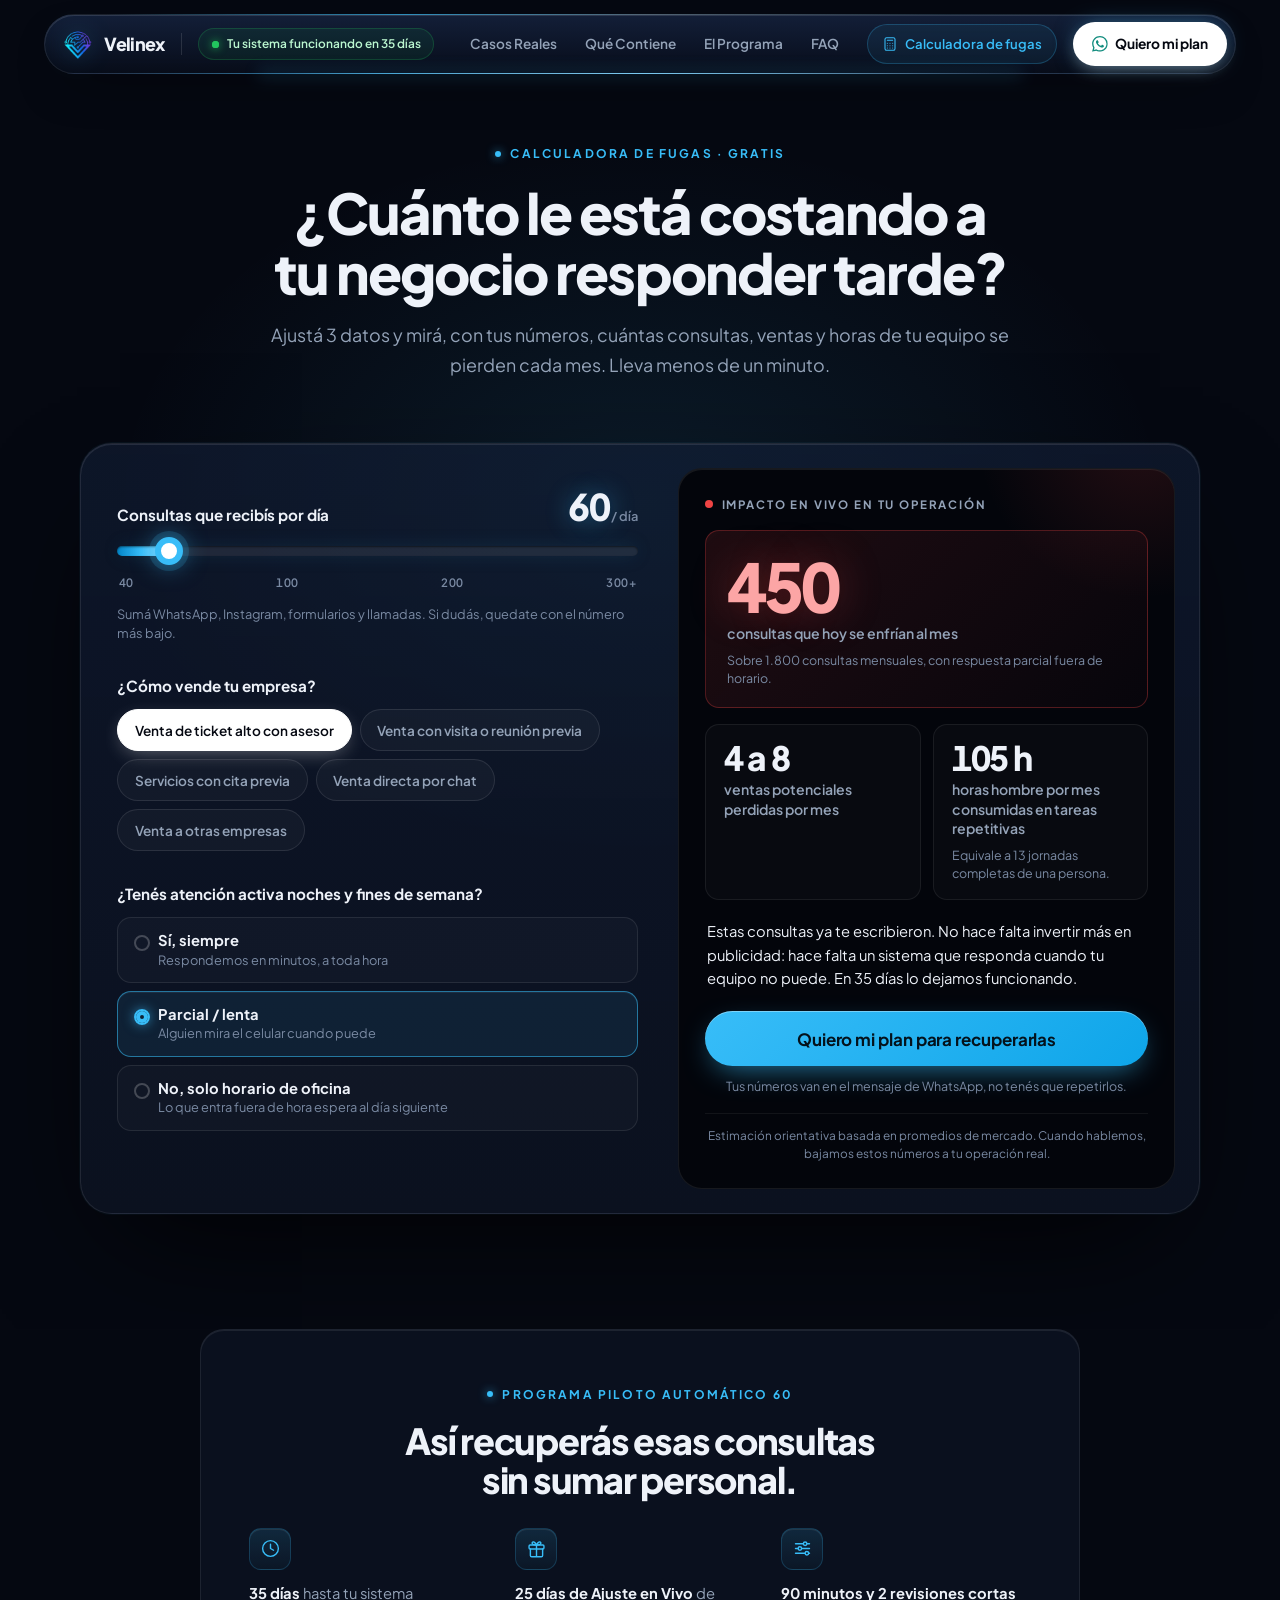
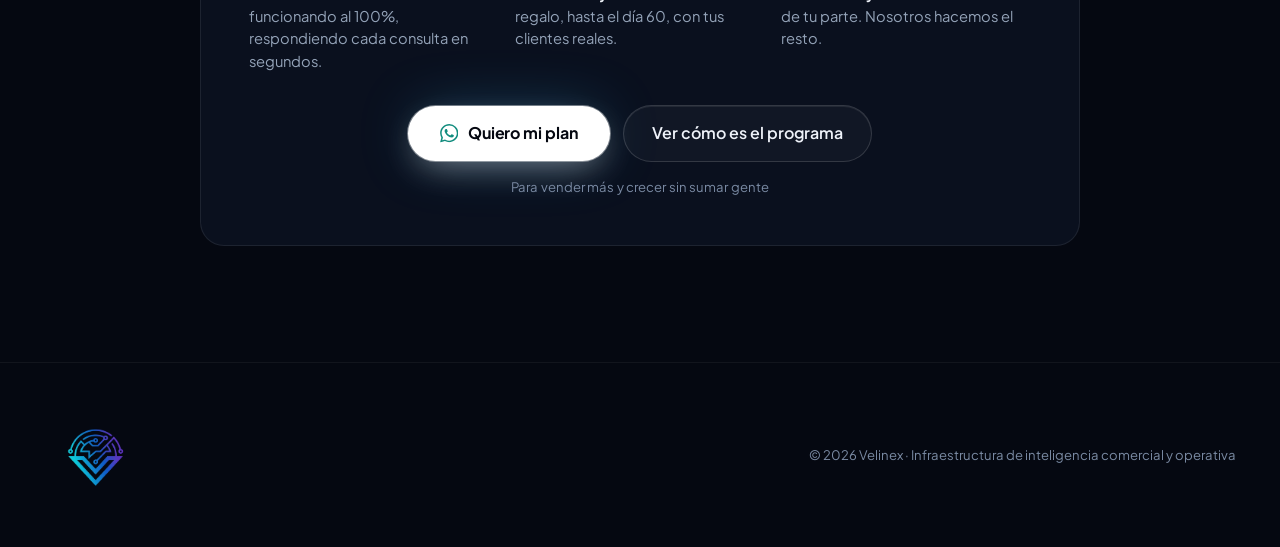
<file: calculadora.html>
<!doctype html>
<html lang="es">
  <head>
    <meta charset="UTF-8" />
    <meta name="viewport" content="width=device-width, initial-scale=1.0" />
    <title>Calculadora de Fugas Operativas | Velinex</title>
    <meta
      name="description"
      content="Calculá en menos de un minuto cuántas consultas, ventas y horas de tu equipo se pierden cada mes por responder tarde. Gratis y con tus números."
    />
    <meta name="robots" content="index, follow" />
    <meta name="author" content="Velinex" />
    <meta name="theme-color" content="#050811" />
    <link rel="canonical" href="https://www.velinex.digital/calculadora.html" />

    <!-- Open Graph / Facebook / WhatsApp -->
    <meta property="og:type" content="website" />
    <meta property="og:locale" content="es_AR" />
    <meta property="og:url" content="https://www.velinex.digital/calculadora.html" />
    <meta property="og:title" content="Calculadora de Fugas Operativas | Velinex" />
    <meta
      property="og:description"
      content="Calculá en menos de un minuto cuántas consultas, ventas y horas de tu equipo se pierden cada mes por responder tarde. Gratis y con tus números."
    />
    <meta
      property="og:image"
      content="https://www.velinex.digital/assets/img/VSL_thumbnail.png"
    />
    <meta property="og:image:width" content="1280" />
    <meta property="og:image:height" content="720" />
    <meta property="og:site_name" content="Velinex" />

    <!-- Twitter Card -->
    <meta name="twitter:card" content="summary_large_image" />
    <meta name="twitter:title" content="Calculadora de Fugas Operativas | Velinex" />
    <meta
      name="twitter:description"
      content="Calculá en menos de un minuto cuántas consultas, ventas y horas de tu equipo se pierden cada mes por responder tarde. Gratis y con tus números."
    />
    <meta
      name="twitter:image"
      content="https://www.velinex.digital/assets/img/VSL_thumbnail.png"
    />

    <script
      async
      src="https://www.googletagmanager.com/gtag/js?id=G-LWKQSM2B03"
    ></script>
    <script>
      window.dataLayer = window.dataLayer || [];
      function gtag() {
        dataLayer.push(arguments);
      }
      gtag("js", new Date());
      gtag("config", "G-LWKQSM2B03");
    </script>
    <script src="assets/js/medicion.js"></script>
    <link rel="stylesheet" href="style.css" />
    <link rel="preconnect" href="https://fonts.googleapis.com" />
    <link rel="preconnect" href="https://fonts.gstatic.com" crossorigin />
    <link
      href="https://fonts.googleapis.com/css2?family=Plus+Jakarta+Sans:wght@400;500;600;700;800&display=swap"
      rel="stylesheet"
    />
    <link
      rel="icon"
      href="assets/img/Velinex%20Full%20Iso%20NBG.webp"
      type="image/webp"
    />
    <!-- Umami (analítica propia, sin cookies) -->
    <script
      defer
      src="https://app-analytics.velinex.digital/script.js"
      data-website-id="731b9c80-a08e-4046-bf20-d252dc0449bc"
    ></script>
  </head>
  <body>
    <!-- Set de íconos SVG (mismo trazo que index.html) -->
    <svg class="icon-sprite" aria-hidden="true" focusable="false">
      <symbol id="i-calc" viewBox="0 0 24 24"><rect x="4.5" y="2.5" width="15" height="19" rx="2.5"/><path d="M8 6.5h8M8 11h.01M12 11h.01M16 11h.01M8 14.5h.01M12 14.5h.01M16 14.5h.01M8 18h.01M12 18h.01M16 18h.01"/></symbol>
      <symbol id="i-clock" viewBox="0 0 24 24"><circle cx="12" cy="12" r="9"/><path d="M12 7v5l3.5 2"/></symbol>
      <symbol id="i-gift" viewBox="0 0 24 24"><rect x="3.5" y="8" width="17" height="4.5" rx="1.2"/><path d="M5 12.5v7.5a1.5 1.5 0 0 0 1.5 1.5h11a1.5 1.5 0 0 0 1.5-1.5v-7.5M12 8v13.5"/><path d="M12 8C10.5 4 7 3.5 7 5.8 7 7.5 9.5 8 12 8zM12 8c1.5-4 5-4.5 5-2.2C17 7.5 14.5 8 12 8z"/></symbol>
      <symbol id="i-tune" viewBox="0 0 24 24"><path d="M4 6.5h9M17 6.5h3M4 12h3M11 12h9M4 17.5h11M19 17.5h1"/><circle cx="15" cy="6.5" r="2"/><circle cx="9" cy="12" r="2"/><circle cx="17" cy="17.5" r="2"/></symbol>
      <symbol id="i-wa" viewBox="0 0 24 24"><path d="M17.472 14.382c-.297-.149-1.758-.867-2.03-.967-.273-.099-.471-.148-.67.15-.197.297-.767.966-.94 1.164-.173.199-.347.223-.644.075-.297-.15-1.255-.463-2.39-1.475-.883-.788-1.48-1.761-1.653-2.059-.173-.297-.018-.458.13-.606.134-.133.298-.347.446-.52.149-.174.198-.298.298-.497.099-.198.05-.371-.025-.52-.075-.149-.669-1.612-.916-2.207-.242-.579-.487-.5-.669-.51a12.8 12.8 0 0 0-.57-.01c-.198 0-.52.074-.792.372-.272.297-1.04 1.016-1.04 2.479 0 1.462 1.065 2.875 1.213 3.074.149.198 2.096 3.2 5.077 4.487.709.306 1.262.489 1.694.625.712.227 1.36.195 1.871.118.571-.085 1.758-.719 2.006-1.413.248-.694.248-1.289.173-1.413-.074-.124-.272-.198-.57-.347m-5.421 7.403h-.004a9.87 9.87 0 0 1-5.031-1.378l-.361-.214-3.741.982.998-3.648-.235-.374a9.86 9.86 0 0 1-1.51-5.26c.001-5.45 4.436-9.884 9.888-9.884 2.64 0 5.122 1.03 6.988 2.898a9.82 9.82 0 0 1 2.893 6.994c-.003 5.45-4.437 9.884-9.885 9.884m8.413-18.297A11.815 11.815 0 0 0 12.05 0C5.495 0 .16 5.335.157 11.892c0 2.096.547 4.142 1.588 5.945L.057 24l6.305-1.654a11.882 11.882 0 0 0 5.683 1.448h.005c6.554 0 11.89-5.335 11.893-11.893a11.821 11.821 0 0 0-3.48-8.413Z"/></symbol>
    </svg>

    <!-- ============================================================
     NAVEGACIÓN (misma cápsula que index.html; los links vuelven a la landing)
============================================================ -->
    <nav class="site-nav" aria-label="Principal">
      <div class="container">
      <div class="site-nav-inner">
        <a href="index.html" class="site-nav-logo" aria-label="Velinex, ir a la página principal">
          <img
            src="assets/img/Velinex Full Iso NBG.webp"
            alt=""
            class="logo"
          />
          <span class="site-nav-wordmark">Velinex</span>
        </a>
        <span class="site-nav-divider" aria-hidden="true"></span>
        <span class="status-pill">
          <span class="status-dot-active" aria-hidden="true"></span>
          Tu sistema funcionando en 35 días
        </span>
        <ul class="site-nav-links">
          <li><a href="index.html#casos">Casos Reales</a></li>
          <li><a href="index.html#que-contiene">Qué Contiene</a></li>
          <li><a href="index.html#programa">El Programa</a></li>
          <li><a href="index.html#faq">FAQ</a></li>
        </ul>
        <a href="calculadora.html" class="nav-resource" aria-current="page">
          <svg class="icon" aria-hidden="true"><use href="#i-calc" /></svg>
          <span>Calculadora<span class="nav-resource-extra"> de fugas</span></span>
        </a>
        <a
          href="https://wa.me/5493534270844"
          class="nav-cta"
          data-wa="calc_nav"
        >
          <svg class="icon icon-wa" aria-hidden="true"><use href="#i-wa" /></svg>
          Quiero mi plan
        </a>
      </div>
      </div>
    </nav>

    <main>
    <!-- ============================================================
     SIMULADOR DE FUGAS OPERATIVAS (calculadora interactiva)
     Lógica en assets/js/index.js (bloque "SIMULADOR DE FUGAS"): guarda
     la simulación en localStorage y la landing la precarga en el
     formulario de #diagnostico.
============================================================ -->
    <section class="leak-simulator-section calc-page" id="simulador">
      <div class="container">
        <div class="section-head">
          <p class="section-eyebrow">Calculadora de fugas · Gratis</p>
          <h1>¿Cuánto le está costando a tu negocio responder tarde?</h1>
          <p class="section-subtitle">
            Ajustá 3 datos y mirá, con tus números, cuántas consultas, ventas
            y horas de tu equipo se pierden cada mes. Lleva menos de un
            minuto.
          </p>
        </div>

        <div class="leak-simulator" id="leak-simulator">
          <!-- Columna izquierda: controles -->
          <div class="leak-controls">
            <div class="leak-control">
              <div class="leak-control-head">
                <label for="leak-volume">Consultas que recibís por día</label>
                <output class="leak-volume-value" id="leak-volume-value" for="leak-volume">60</output>
              </div>
              <input
                type="range"
                id="leak-volume"
                class="leak-range"
                min="40"
                max="300"
                step="5"
                value="60"
                aria-describedby="leak-volume-hint"
              />
              <div class="leak-range-scale" aria-hidden="true">
                <span>40</span>
                <span>100</span>
                <span>200</span>
                <span>300+</span>
              </div>
              <p class="leak-hint" id="leak-volume-hint">
                Sumá WhatsApp, Instagram, formularios y llamadas. Si dudás,
                quedate con el número más bajo.
              </p>
            </div>

            <div class="leak-control">
              <span class="leak-control-label" id="leak-sector-label">¿Cómo vende tu empresa?</span>
              <div class="leak-chips" role="radiogroup" aria-labelledby="leak-sector-label" id="leak-sector">
                <button type="button" class="leak-chip is-active" role="radio" aria-checked="true" data-sector="concesionaria">Venta de ticket alto con asesor</button>
                <button type="button" class="leak-chip" role="radio" aria-checked="false" data-sector="inmobiliaria">Venta con visita o reunión previa</button>
                <button type="button" class="leak-chip" role="radio" aria-checked="false" data-sector="clinica">Servicios con cita previa</button>
                <button type="button" class="leak-chip" role="radio" aria-checked="false" data-sector="retail">Venta directa por chat</button>
                <button type="button" class="leak-chip" role="radio" aria-checked="false" data-sector="b2b">Venta a otras empresas</button>
              </div>
            </div>

            <div class="leak-control">
              <span class="leak-control-label" id="leak-coverage-label">¿Tenés atención activa noches y fines de semana?</span>
              <div class="leak-options" role="radiogroup" aria-labelledby="leak-coverage-label" id="leak-coverage">
                <button type="button" class="leak-option" role="radio" aria-checked="false" data-coverage="si">
                  <strong>Sí, siempre</strong>
                  <span>Respondemos en minutos, a toda hora</span>
                </button>
                <button type="button" class="leak-option is-active" role="radio" aria-checked="true" data-coverage="parcial">
                  <strong>Parcial / lenta</strong>
                  <span>Alguien mira el celular cuando puede</span>
                </button>
                <button type="button" class="leak-option" role="radio" aria-checked="false" data-coverage="no">
                  <strong>No, solo horario de oficina</strong>
                  <span>Lo que entra fuera de hora espera al día siguiente</span>
                </button>
              </div>
            </div>
          </div>

          <!-- Columna derecha: diagnóstico en vivo -->
          <div class="leak-results" aria-live="polite" aria-atomic="false">
            <div class="leak-results-head">
              <span class="leak-live-dot" aria-hidden="true"></span>
              <span>Impacto en vivo en tu operación</span>
            </div>

            <div class="leak-metric leak-metric--main">
              <span class="leak-metric-value" id="leak-lost-value" data-count="450">450</span>
              <span class="leak-metric-label">consultas que hoy se enfrían al mes</span>
              <span class="leak-metric-note" id="leak-lost-note">Sobre 1.800 consultas mensuales, con respuesta parcial fuera de horario.</span>
            </div>

            <div class="leak-metrics-row">
              <div class="leak-metric">
                <span class="leak-metric-value" id="leak-ops-value">4 a 8</span>
                <span class="leak-metric-label" id="leak-ops-label">operaciones potenciales perdidas por mes</span>
              </div>
              <div class="leak-metric">
                <span class="leak-metric-value"><span id="leak-hours-value" data-count="105">105</span> h</span>
                <span class="leak-metric-label">horas hombre por mes consumidas en tareas repetitivas</span>
                <span class="leak-metric-note" id="leak-hours-note">Equivale a 13 jornadas completas de una persona.</span>
              </div>
            </div>

            <p class="leak-results-foot">
              Estas consultas ya te escribieron. No hace falta invertir más en
              publicidad: hace falta un sistema que responda cuando tu equipo
              no puede. En 35 días lo dejamos funcionando.
            </p>

            <div class="leak-cta-row">
              <a
                href="https://wa.me/5493534270844"
                class="btn-primary btn-large leak-cta btn-wa-cta"
                id="leak-cta"
                data-wa="calc_resultado"
              >
                Quiero mi plan para recuperarlas
              </a>
              <span class="leak-cta-note">Tus números van en el mensaje de WhatsApp, no tenés que repetirlos.</span>
            </div>

            <p class="leak-disclaimer">
              Estimación orientativa basada en promedios de mercado. Cuando hablemos, bajamos estos números a tu operación real.
            </p>
          </div>
        </div>
      </div>
    </section>

    <!-- ============================================================
     PUENTE A LA OFERTA (sin precio ni garantía: viven en index.html)
============================================================ -->
    <section class="calc-next">
      <div class="container">
        <div class="calc-next-card">
          <p class="section-eyebrow">Programa Piloto Automático 60</p>
          <h2>Así recuperás esas consultas sin sumar personal.</h2>
          <ul class="calc-next-list">
            <li>
              <span class="bento-icon"><svg class="icon" aria-hidden="true"><use href="#i-clock" /></svg></span>
              <span><strong>35 días</strong> hasta tu sistema funcionando al 100%, respondiendo cada consulta en segundos.</span>
            </li>
            <li>
              <span class="bento-icon"><svg class="icon" aria-hidden="true"><use href="#i-gift" /></svg></span>
              <span><strong>25 días de Ajuste en Vivo</strong> de regalo, hasta el día 60, con tus clientes reales.</span>
            </li>
            <li>
              <span class="bento-icon"><svg class="icon" aria-hidden="true"><use href="#i-tune" /></svg></span>
              <span><strong>90 minutos y 2 revisiones cortas</strong> de tu parte. Nosotros hacemos el resto.</span>
            </li>
          </ul>
          <div class="cta-group">
            <a
              href="https://wa.me/5493534270844"
              class="btn-primary btn-contrast btn-wa-cta"
              data-wa="calc_programa"
            >
              <svg class="icon icon-wa" aria-hidden="true"><use href="#i-wa" /></svg>
              Quiero mi plan
            </a>
            <a href="index.html#programa" class="btn-secondary">
              Ver cómo es el programa
            </a>
          </div>
          <p class="cta-disclaimer">
            Para vender más y crecer sin sumar gente
          </p>
        </div>
      </div>
    </section>
    </main>

    <footer>
      <div class="container footer-inner">
        <img
          src="assets/img/Velinex Full Iso NBG.webp"
          alt="Velinex"
          class="footer-logo"
          loading="lazy"
        />
        <p>&copy; 2026 Velinex · Infraestructura de inteligencia comercial y operativa</p>
      </div>
    </footer>

    <script src="assets/js/index.js"></script>
    <script src="assets/js/whatsapp.js"></script>
  </body>
</html>
</file>
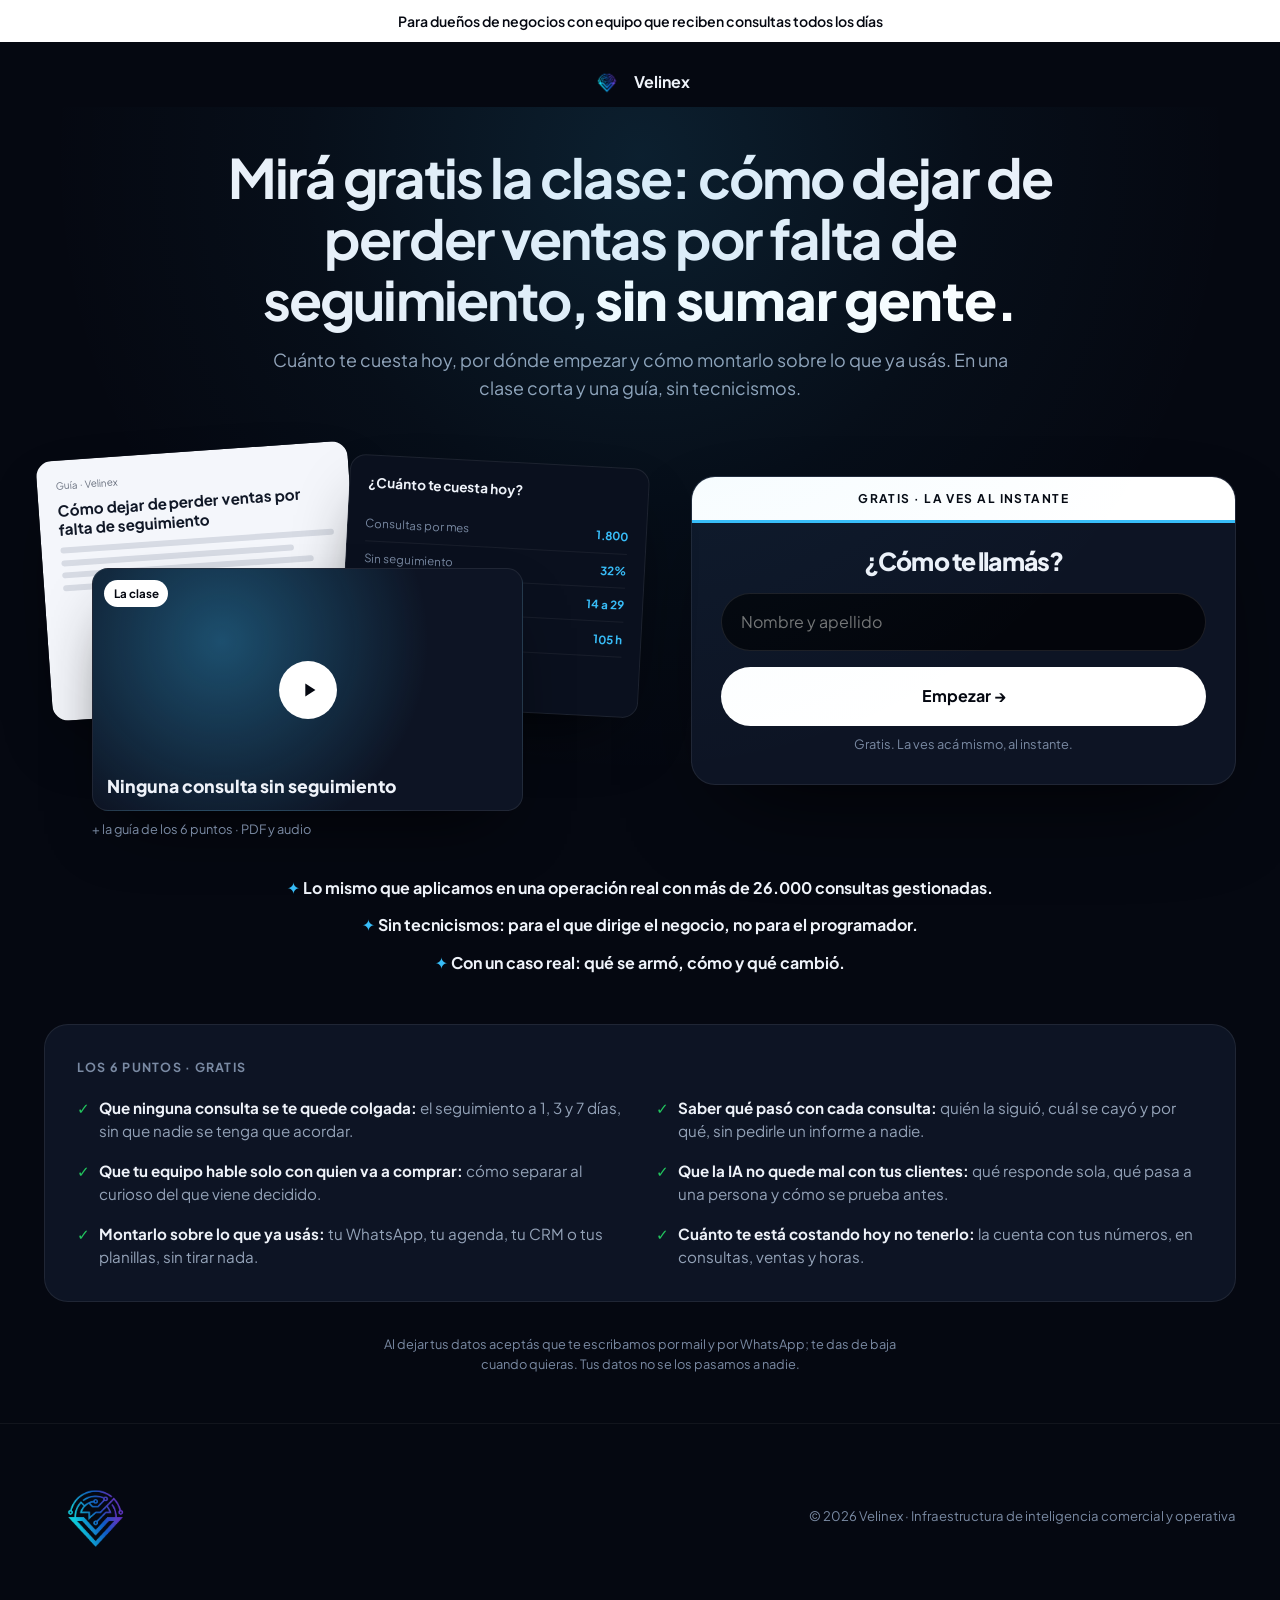
<file: clase.html>
<!doctype html>
<html lang="es">
  <head>
    <meta charset="UTF-8" />
    <meta name="viewport" content="width=device-width, initial-scale=1.0" />
    <title>Clase gratis · Dejá de perder ventas por falta de seguimiento | Velinex</title>
    <meta
      name="description"
      content="Mirá gratis la clase: cómo dejar de perder ventas por falta de seguimiento, sin sumar gente. Cuánto te cuesta hoy, por dónde empezar y cómo montarlo sobre lo que ya usás."
    />
    <!-- Primera versión del imán de prospectos (mentoría de Facu del 20/10).
         noindex y sin enlaces desde el sitio hasta que Manuel la apruebe y
         esté grabada la clase. -->
    <meta name="robots" content="noindex, nofollow" />
    <link rel="canonical" href="https://www.velinex.digital/clase.html" />

    <script
      async
      src="https://www.googletagmanager.com/gtag/js?id=G-LWKQSM2B03"
    ></script>
    <script>
      window.dataLayer = window.dataLayer || [];
      function gtag() {
        dataLayer.push(arguments);
      }
      gtag("js", new Date());
      gtag("config", "G-LWKQSM2B03");
    </script>
    <script src="assets/js/medicion.js"></script>
    <link rel="stylesheet" href="style.css" />
    <link rel="preconnect" href="https://fonts.googleapis.com" />
    <link rel="preconnect" href="https://fonts.gstatic.com" crossorigin />
    <link
      href="https://fonts.googleapis.com/css2?family=Plus+Jakarta+Sans:wght@400;500;600;700;800&display=swap"
      rel="stylesheet"
    />
    <link
      rel="icon"
      href="assets/img/Velinex%20Full%20Iso%20NBG.webp"
      type="image/webp"
    />
    <style>
      body {
        background: var(--canvas);
      }
      .clase-topbar {
        background: var(--pill-contrast-bg);
        color: var(--pill-contrast-text);
        text-align: center;
        font-size: 0.88rem;
        font-weight: 600;
        padding: 0.6rem 1rem;
      }
      .clase-brand {
        display: flex;
        align-items: center;
        justify-content: center;
        gap: 0.6rem;
        padding: 1.4rem 0 0.5rem;
        font-weight: 700;
        color: var(--text);
      }
      .clase-brand img {
        width: 34px;
        height: 34px;
      }
      .clase-hero {
        position: relative;
        padding: 2rem 0 3rem;
        overflow: hidden;
      }
      .clase-hero h1 {
        text-align: center;
        font-size: clamp(2rem, 5vw, 3.4rem);
        letter-spacing: -0.035em;
        line-height: 1.12;
        max-width: 22ch;
        margin: 0.5rem auto 1rem;
      }
      .clase-sub {
        text-align: center;
        color: var(--text-secondary);
        font-size: clamp(1rem, 1.6vw, 1.12rem);
        line-height: 1.6;
        max-width: 58ch;
        margin: 0 auto;
      }
      .clase-grid {
        display: grid;
        grid-template-columns: 1.1fr 1fr;
        gap: clamp(1.5rem, 4vw, 3rem);
        align-items: center;
        margin-top: clamp(2rem, 5vw, 3rem);
      }

      /* Lo que se lleva: guía, calculadora y clase */
      .clase-stack {
        position: relative;
        min-height: 360px;
      }
      .mock {
        position: absolute;
        border-radius: var(--radius-md);
        border: var(--border-subtle);
        box-shadow: 0 30px 70px -30px rgba(0, 0, 0, 0.9);
        padding: 1rem 1.1rem;
      }
      .mock-doc {
        top: 0;
        left: 0;
        width: 52%;
        height: 260px;
        background: #f4f6fb;
        color: #111827;
        transform: rotate(-4deg);
      }
      .mock-doc small {
        display: block;
        font-size: 0.62rem;
        color: #6b7280;
        margin-bottom: 0.4rem;
      }
      .mock-doc strong {
        display: block;
        font-size: 0.95rem;
        line-height: 1.25;
        margin-bottom: 0.6rem;
      }
      .mock-line {
        display: block;
        height: 6px;
        border-radius: 3px;
        background: #d7dbe4;
        margin-bottom: 0.4rem;
      }
      .mock-calc {
        top: 10px;
        right: 0;
        width: 50%;
        height: 250px;
        background: var(--surface);
        transform: rotate(3deg);
      }
      .mock-calc strong {
        display: block;
        font-size: 0.85rem;
        margin-bottom: 0.8rem;
      }
      .mock-calc-row {
        display: flex;
        justify-content: space-between;
        font-size: 0.72rem;
        color: var(--text-muted);
        padding: 0.45rem 0;
        border-bottom: 1px solid rgba(255, 255, 255, 0.06);
      }
      .mock-calc-row b {
        color: var(--accent);
      }
      .mock-video {
        left: 8%;
        bottom: 0;
        width: 72%;
        aspect-ratio: 16 / 9;
        padding: 0;
        overflow: hidden;
        background: radial-gradient(circle at 30% 30%, rgba(56, 189, 248, 0.35), transparent 60%), var(--card-bg);
        display: flex;
        align-items: center;
        justify-content: center;
      }
      .mock-video .mock-tag {
        position: absolute;
        top: 0.7rem;
        left: 0.7rem;
        font-size: 0.72rem;
        padding: 0.25rem 0.6rem;
        border-radius: 999px;
        background: var(--pill-contrast-bg);
        color: var(--pill-contrast-text);
        font-weight: 700;
      }
      .mock-video .mock-title {
        position: absolute;
        bottom: 0.8rem;
        left: 0.9rem;
        right: 0.9rem;
        font-weight: 800;
        font-size: clamp(0.9rem, 1.6vw, 1.1rem);
        line-height: 1.2;
      }
      .mock-play {
        width: 58px;
        height: 58px;
        border-radius: 50%;
        background: #fff;
        display: flex;
        align-items: center;
        justify-content: center;
      }
      .mock-play svg {
        width: 22px;
        height: 22px;
        fill: #050811;
        margin-left: 3px;
      }
      .clase-stack-caption {
        position: absolute;
        bottom: -1.8rem;
        left: 8%;
        font-size: 0.8rem;
        color: var(--text-muted);
      }

      /* Formulario por pasos */
      .clase-card {
        background: var(--card-bg);
        border: var(--border-subtle);
        border-radius: var(--radius-lg);
        overflow: hidden;
        box-shadow: inset 0 1px 0 rgba(255, 255, 255, 0.08), 0 40px 100px -40px rgba(0, 0, 0, 0.9);
      }
      .clase-card-head {
        text-align: center;
        font-size: 0.75rem;
        font-weight: 700;
        letter-spacing: 0.12em;
        text-transform: uppercase;
        padding: 0.7rem 1rem;
        background: var(--pill-contrast-bg);
        color: var(--pill-contrast-text);
        border-bottom: 3px solid var(--accent);
      }
      .clase-step {
        padding: 1.6rem clamp(1.2rem, 3vw, 1.8rem) 1.8rem;
      }
      .clase-step[hidden] {
        display: none;
      }
      .clase-step h2 {
        text-align: center;
        font-size: clamp(1.25rem, 2.4vw, 1.55rem);
        margin-bottom: 1.1rem;
      }
      .clase-step input[type="text"],
      .clase-step input[type="email"],
      .clase-step input[type="tel"] {
        width: 100%;
        background: var(--primary);
        border: 1px solid rgba(255, 255, 255, 0.1);
        border-radius: 999px;
        padding: 0.95rem 1.2rem;
        color: var(--text);
        font: inherit;
        font-size: 1rem;
      }
      .clase-step input:focus {
        outline: none;
        border-color: var(--accent);
      }
      .clase-hint {
        font-size: 0.8rem;
        color: var(--text-muted);
        margin-top: 0.55rem;
      }
      .clase-btn {
        width: 100%;
        margin-top: 1rem;
        border: 0;
        border-radius: 999px;
        padding: 1rem 1.2rem;
        font: inherit;
        font-weight: 700;
        font-size: 1rem;
        cursor: pointer;
        background: var(--pill-contrast-bg);
        color: var(--pill-contrast-text);
        transition: transform 0.24s cubic-bezier(0.4, 0, 0.2, 1);
      }
      .clase-btn:hover {
        transform: translateY(-1px);
      }
      .clase-btn[disabled] {
        opacity: 0.6;
        cursor: not-allowed;
      }
      .clase-back {
        display: block;
        margin: 0.8rem auto 0;
        background: none;
        border: 0;
        color: var(--text-secondary);
        font: inherit;
        font-size: 0.9rem;
        cursor: pointer;
      }
      .clase-consent {
        display: flex;
        gap: 0.6rem;
        align-items: flex-start;
        margin-top: 1rem;
        font-size: 0.85rem;
        color: var(--text-secondary);
        line-height: 1.5;
      }
      .clase-consent input {
        margin-top: 0.2rem;
        accent-color: var(--accent);
      }
      .clase-q {
        border: 0;
        margin: 0 0 1rem;
        padding: 0;
      }
      .clase-q legend {
        font-size: 0.72rem;
        font-weight: 700;
        letter-spacing: 0.1em;
        text-transform: uppercase;
        color: var(--text-muted);
        margin-bottom: 0.55rem;
      }
      .clase-opts {
        display: grid;
        grid-template-columns: 1fr 1fr;
        gap: 0.5rem;
      }
      .clase-opt {
        display: flex;
        align-items: center;
        gap: 0.55rem;
        padding: 0.7rem 0.8rem;
        border-radius: var(--radius-sm);
        background: var(--primary);
        border: 1px solid rgba(255, 255, 255, 0.08);
        font-size: 0.88rem;
        line-height: 1.3;
        cursor: pointer;
      }
      .clase-opt input {
        accent-color: var(--accent);
      }
      .clase-opt:has(input:checked) {
        border-color: var(--accent);
        background: var(--accent-subtle);
      }
      .clase-error {
        display: none;
        color: var(--red);
        font-size: 0.85rem;
        margin-top: 0.6rem;
        text-align: center;
      }
      .clase-error.visible {
        display: block;
      }

      /* Autoridad y los 6 puntos */
      .clase-proof {
        list-style: none;
        padding: 0;
        margin: clamp(3rem, 6vw, 4rem) auto 0;
        display: grid;
        gap: 0.7rem;
        justify-items: center;
        text-align: center;
        font-weight: 700;
      }
      .clase-proof li::before {
        content: "✦ ";
        color: var(--accent);
      }
      .clase-points {
        margin-top: clamp(2rem, 4vw, 3rem);
        background: var(--card-bg);
        border: var(--border-subtle);
        border-radius: var(--radius-lg);
        padding: clamp(1.3rem, 3vw, 2rem);
      }
      .clase-points-title {
        font-size: 0.78rem;
        font-weight: 700;
        letter-spacing: 0.1em;
        text-transform: uppercase;
        color: var(--text-muted);
        margin-bottom: 1.1rem;
      }
      .clase-points ul {
        list-style: none;
        padding: 0;
        margin: 0;
        display: grid;
        grid-template-columns: 1fr 1fr;
        gap: 1rem 2rem;
      }
      .clase-points li {
        display: flex;
        gap: 0.6rem;
        color: var(--text-secondary);
        line-height: 1.55;
        font-size: 0.95rem;
      }
      .clase-points li::before {
        content: "✓";
        color: var(--green);
        font-weight: 700;
      }
      .clase-points li strong {
        color: var(--text);
      }
      .clase-legal {
        text-align: center;
        font-size: 0.8rem;
        color: var(--text-muted);
        max-width: 60ch;
        margin: 2rem auto 0;
        line-height: 1.6;
      }

      /* Después del formulario */
      .clase-thanks {
        padding: 2.5rem 0 4rem;
      }
      .clase-thanks[hidden] {
        display: none;
      }
      .clase-pill {
        display: table;
        margin: 0 auto 1.2rem;
        padding: 0.4rem 0.9rem;
        border-radius: 999px;
        font-size: 0.82rem;
        color: var(--green);
        background: rgba(34, 197, 94, 0.08);
        border: 1px solid rgba(34, 197, 94, 0.3);
      }
      .clase-thanks h1 {
        text-align: center;
        font-size: clamp(2rem, 5vw, 3.2rem);
        letter-spacing: -0.035em;
        line-height: 1.12;
        max-width: 20ch;
        margin: 0 auto 0.9rem;
      }
      .clase-thanks h2 {
        text-align: center;
        font-size: clamp(1.4rem, 3vw, 2rem);
        margin: 2.5rem 0 1.2rem;
      }
      .clase-video {
        position: relative;
        max-width: 980px;
        margin: 0 auto;
        aspect-ratio: 16 / 9;
        border-radius: var(--radius-lg);
        overflow: hidden;
        border: var(--border-subtle);
        background: radial-gradient(circle at 30% 30%, rgba(56, 189, 248, 0.25), transparent 60%), var(--card-bg);
        display: flex;
        align-items: center;
        justify-content: center;
        text-align: center;
        padding: 1.5rem;
      }
      .clase-video iframe {
        position: absolute;
        inset: 0;
        width: 100%;
        height: 100%;
        border: 0;
      }
      .clase-video-placeholder {
        color: var(--text-secondary);
        max-width: 40ch;
        line-height: 1.6;
      }
      .clase-mail-note {
        text-align: center;
        color: var(--text-secondary);
        margin-top: 1rem;
        font-size: 0.95rem;
      }
      .clase-next {
        max-width: 980px;
        margin: 3rem auto 0;
      }
      .clase-next-eyebrow {
        text-align: center;
        font-size: 0.78rem;
        font-weight: 700;
        letter-spacing: 0.1em;
        text-transform: uppercase;
        color: var(--text-muted);
      }
      .clase-next-note {
        text-align: center;
        color: var(--text-muted);
        font-size: 0.9rem;
        max-width: 60ch;
        margin: -0.4rem auto 1.5rem;
      }
      .clase-offer {
        background: var(--card-bg);
        border: var(--border-subtle);
        border-radius: var(--radius-lg);
        padding: clamp(1.3rem, 3vw, 2rem);
      }
      .clase-offer h3 {
        font-size: clamp(1.2rem, 2.4vw, 1.5rem);
        line-height: 1.3;
        margin-bottom: 0.7rem;
      }
      .clase-offer h3 span {
        color: var(--text-muted);
      }
      .clase-offer p {
        color: var(--text-secondary);
        line-height: 1.65;
      }
      .clase-cal {
        margin-top: 1.4rem;
        min-height: 560px;
        border-radius: var(--radius-md);
        overflow: auto;
        background: var(--primary);
        border: 1px solid rgba(255, 255, 255, 0.08);
      }
      .clase-alt {
        text-align: center;
        margin-top: 1.2rem;
      }
      .clase-alt a {
        color: var(--accent);
      }

      @media (max-width: 900px) {
        .clase-grid {
          grid-template-columns: 1fr;
        }
        .clase-stack {
          order: 2;
          min-height: 300px;
          margin-bottom: 2rem;
        }
        .clase-points ul {
          grid-template-columns: 1fr;
        }
      }
      @media (max-width: 480px) {
        .clase-opts {
          grid-template-columns: 1fr;
        }
      }
    </style>
    <!-- Umami (analítica propia, sin cookies) -->
    <script
      defer
      src="https://app-analytics.velinex.digital/script.js"
      data-website-id="731b9c80-a08e-4046-bf20-d252dc0449bc"
    ></script>
  </head>
  <body>
    <p class="clase-topbar">
      Para dueños de negocios con equipo que reciben consultas todos los días
    </p>

    <div class="container">
      <div class="clase-brand">
        <img src="assets/img/Velinex%20Full%20Iso%20NBG.webp" alt="" />
        <span>Velinex</span>
      </div>
    </div>

    <!-- ============================================================
     VISTA 1: la promesa y el formulario por pasos
============================================================ -->
    <section class="clase-hero" id="vista-inicio">
      <div class="hero-bg-glow" aria-hidden="true"></div>
      <div class="container">
        <h1>
          Mirá gratis la clase: cómo dejar de perder ventas por falta de
          seguimiento,
          <span class="hero-badge-highlight">sin sumar gente.</span>
        </h1>
        <p class="clase-sub">
          Cuánto te cuesta hoy, por dónde empezar y cómo montarlo sobre lo que
          ya usás. En una clase corta y una guía, sin tecnicismos.
        </p>

        <div class="clase-grid">
          <div class="clase-stack" aria-hidden="true">
            <div class="mock mock-doc">
              <small>Guía · Velinex</small>
              <strong>Cómo dejar de perder ventas por falta de seguimiento</strong>
              <span class="mock-line"></span>
              <span class="mock-line" style="width: 85%"></span>
              <span class="mock-line" style="width: 92%"></span>
              <span class="mock-line" style="width: 70%"></span>
            </div>
            <div class="mock mock-calc">
              <strong>¿Cuánto te cuesta hoy?</strong>
              <div class="mock-calc-row"><span>Consultas por mes</span><b>1.800</b></div>
              <div class="mock-calc-row"><span>Sin seguimiento</span><b>32%</b></div>
              <div class="mock-calc-row"><span>Ventas que se enfrían</span><b>14 a 29</b></div>
              <div class="mock-calc-row"><span>Horas del equipo</span><b>105 h</b></div>
            </div>
            <div class="mock mock-video">
              <span class="mock-tag">La clase</span>
              <span class="mock-play"><svg viewBox="0 0 24 24"><path d="M8 5v14l11-7z" /></svg></span>
              <span class="mock-title">Ninguna consulta sin seguimiento</span>
            </div>
            <span class="clase-stack-caption">+ la guía de los 6 puntos · PDF y audio</span>
          </div>

          <form class="clase-card" id="claseForm" novalidate>
            <p class="clase-card-head">Gratis · La ves al instante</p>

            <div class="clase-step" data-step="1">
              <h2>¿Cómo te llamás?</h2>
              <input type="text" name="nombre" autocomplete="name" maxlength="80" placeholder="Nombre y apellido" required />
              <button type="button" class="clase-btn" data-next>Empezar →</button>
              <p class="clase-hint" style="text-align: center">Gratis. La ves acá mismo, al instante.</p>
            </div>

            <div class="clase-step" data-step="2" hidden>
              <h2>¿A qué mail te mandamos la guía?</h2>
              <input type="email" name="email" autocomplete="email" inputmode="email" maxlength="120" placeholder="juan@tunegocio.com" required />
              <button type="button" class="clase-btn" data-next>Seguir →</button>
              <button type="button" class="clase-back" data-back>← Volver</button>
            </div>

            <div class="clase-step" data-step="3" hidden>
              <h2>¿Cuál es tu WhatsApp?</h2>
              <input type="tel" name="telefono" autocomplete="tel" inputmode="tel" maxlength="25" placeholder="+54 9 351 000 0000" required />
              <p class="clase-hint">Con el código de país adelante (+54, +52, +34...).</p>
              <label class="clase-consent">
                <input type="checkbox" name="acepta" required />
                <span>Acepto que me escriban por mail y por WhatsApp. Me doy de baja cuando quiera.</span>
              </label>
              <button type="button" class="clase-btn" data-next>Seguir →</button>
              <button type="button" class="clase-back" data-back>← Volver</button>
            </div>

            <div class="clase-step" data-step="4" hidden>
              <h2>Tres preguntas sobre tu negocio y la ves</h2>
              <fieldset class="clase-q">
                <legend>¿Qué rol tenés?</legend>
                <div class="clase-opts">
                  <label class="clase-opt"><input type="radio" name="rol" value="dueno" required />Soy dueño o socio</label>
                  <label class="clase-opt"><input type="radio" name="rol" value="dirige" />Dirijo el negocio o un área</label>
                  <label class="clase-opt"><input type="radio" name="rol" value="trabaja" />Trabajo en el negocio</label>
                  <label class="clase-opt"><input type="radio" name="rol" value="agencia" />Tengo una agencia o soy consultor</label>
                </div>
              </fieldset>
              <fieldset class="clase-q">
                <legend>¿Cuántas personas trabajan en tu negocio?</legend>
                <div class="clase-opts">
                  <label class="clase-opt"><input type="radio" name="personas" value="1" required />Solo yo</label>
                  <label class="clase-opt"><input type="radio" name="personas" value="2-4" />De 2 a 4</label>
                  <label class="clase-opt"><input type="radio" name="personas" value="5-19" />De 5 a 19</label>
                  <label class="clase-opt"><input type="radio" name="personas" value="20+" />20 o más</label>
                </div>
              </fieldset>
              <fieldset class="clase-q">
                <legend>¿Cuántas consultas reciben por día?</legend>
                <div class="clase-opts">
                  <label class="clase-opt"><input type="radio" name="consultas" value="menos-20" required />Menos de 20</label>
                  <label class="clase-opt"><input type="radio" name="consultas" value="20-40" />De 20 a 40</label>
                  <label class="clase-opt"><input type="radio" name="consultas" value="40-100" />De 40 a 100</label>
                  <label class="clase-opt"><input type="radio" name="consultas" value="+100" />Más de 100</label>
                </div>
              </fieldset>
              <div class="hp-field" aria-hidden="true" style="display:none!important;position:absolute;left:-9999px;">
                <input type="text" name="empresa_web" tabindex="-1" autocomplete="new-password" value="" />
              </div>
              <button type="submit" class="clase-btn" id="claseSubmit">Ver la clase</button>
              <button type="button" class="clase-back" data-back>← Volver</button>
            </div>

            <p class="clase-error" id="claseError">Revisá el dato marcado para seguir.</p>
          </form>
        </div>

        <ul class="clase-proof">
          <li>Lo mismo que aplicamos en una operación real con más de 26.000 consultas gestionadas.</li>
          <li>Sin tecnicismos: para el que dirige el negocio, no para el programador.</li>
          <li>Con un caso real: qué se armó, cómo y qué cambió.</li>
        </ul>

        <div class="clase-points">
          <p class="clase-points-title">Los 6 puntos · Gratis</p>
          <ul>
            <li><span><strong>Que ninguna consulta se te quede colgada:</strong> el seguimiento a 1, 3 y 7 días, sin que nadie se tenga que acordar.</span></li>
            <li><span><strong>Saber qué pasó con cada consulta:</strong> quién la siguió, cuál se cayó y por qué, sin pedirle un informe a nadie.</span></li>
            <li><span><strong>Que tu equipo hable solo con quien va a comprar:</strong> cómo separar al curioso del que viene decidido.</span></li>
            <li><span><strong>Que la IA no quede mal con tus clientes:</strong> qué responde sola, qué pasa a una persona y cómo se prueba antes.</span></li>
            <li><span><strong>Montarlo sobre lo que ya usás:</strong> tu WhatsApp, tu agenda, tu CRM o tus planillas, sin tirar nada.</span></li>
            <li><span><strong>Cuánto te está costando hoy no tenerlo:</strong> la cuenta con tus números, en consultas, ventas y horas.</span></li>
          </ul>
        </div>

        <p class="clase-legal">
          Al dejar tus datos aceptás que te escribamos por mail y por WhatsApp;
          te das de baja cuando quieras. Tus datos no se los pasamos a nadie.
        </p>
      </div>
    </section>

    <!-- ============================================================
     VISTA 2: la clase (para todos) y la agenda (solo si califica)
============================================================ -->
    <section class="clase-thanks" id="vista-clase" hidden>
      <div class="container">
        <span class="clase-pill">✓ Listo: la guía va camino a tu mail</span>
        <h1>
          Importante: antes de abrir tu mail,
          <span class="hero-badge-highlight">mirá esta clase.</span>
        </h1>
        <p class="clase-sub" id="claseScarcity" hidden>
          Tomamos muy pocos negocios a la vez, para hacerlo bien.
        </p>

        <h2 id="claseHello">Esta es tu clase.</h2>
        <div class="clase-video" id="claseVideo">
          <p class="clase-video-placeholder">
            Acá va la clase. Se carga sola cuando el video esté publicado
            (constante CLASE_VIDEO_ID del script).
          </p>
        </div>
        <p class="clase-mail-note">La guía en PDF y el audio de la clase te llegan por mail.</p>

        <!-- Solo si califica -->
        <div class="clase-next" id="claseCalifica" hidden>
          <p class="clase-next-eyebrow">Mientras te llega la guía…</p>
          <h2>¿Querés que lo armemos por vos?</h2>
          <p class="clase-next-note">
            <strong>Nota:</strong> no hace falta para ver la clase ni para
            recibir la guía. Agendá solo si querés que miremos tu negocio.
          </p>
          <div class="clase-offer">
            <h3>
              <span>Ya sabés qué hacer. Lo difícil es implementarlo:</span>
              nosotros lo dejamos funcionando en 35 días.
            </h3>
            <p>
              Hacerlo solo te puede llevar de 6 a 12 meses de prueba y error con
              tus clientes reales, datos desordenados y sistemas que no se hablan
              entre sí, y mientras tanto la IA cambia todos los meses. En la
              llamada miramos cómo trabaja hoy tu negocio y te llevás el plan
              exacto para vender más y crecer sin sumar gente. Elegí el día y la
              hora acá abajo.
            </p>
            <div class="clase-cal" id="claseCal"></div>
          </div>
        </div>

        <!-- Si no califica: se lleva el valor igual, sin agenda -->
        <div class="clase-next" id="claseNoCalifica" hidden>
          <p class="clase-next-eyebrow">Para seguir</p>
          <h2>Hacé la cuenta con tus números.</h2>
          <p class="clase-alt">
            <a href="calculadora.html">Calculá cuánto te está costando hoy →</a>
          </p>
        </div>
      </div>
    </section>

    <footer>
      <div class="container footer-inner">
        <img src="assets/img/Velinex Full Iso NBG.webp" alt="Velinex" class="footer-logo" loading="lazy" />
        <p>&copy; 2026 Velinex · Infraestructura de inteligencia comercial y operativa</p>
      </div>
    </footer>

    <script src="assets/js/datos-reales.js"></script>
    <script>
      (function () {
        // ID de YouTube de la clase. Vacío = se muestra el aviso de prueba.
        var CLASE_VIDEO_ID = "";
        var CAL_LINK = "velinex/velinex-diagnostico";
        var WEBHOOK_URL = "https://webhook-n8n.velinex.digital/webhook/lead-magnet";
        var WEBHOOK_TOKEN = "86C5N_6-692TcmqrUmWnjOlzzYDy5f-X";

        // Quién califica (BASES §05 y mentoría de Facu del 20/10): dueño,
        // socio o director, con 5 personas o más y 40 consultas por día o
        // más. De 20 a 40 queda marcado como "zona media" para revisarlo a mano.
        var ROLES_OK = ["dueno", "dirige"];
        var EQUIPOS_OK = ["5-19", "20+"];
        var CONSULTAS_OK = ["40-100", "+100"];

        // ── UTM (misma clave que index.js y recursos.html) ─────────────
        var UTM_KEYS = ["utm_source", "utm_medium", "utm_campaign", "utm_content", "utm_term"];
        var UTM_STORE_KEY = "velinex_attribution";
        var attribution = {};
        try {
          var params = new URLSearchParams(location.search);
          var stored = JSON.parse(localStorage.getItem(UTM_STORE_KEY) || "null");
          if (stored && Date.now() - stored.ts < 30 * 24 * 60 * 60 * 1000) {
            attribution = stored;
          } else {
            UTM_KEYS.forEach(function (k) {
              if (params.get(k)) attribution[k] = params.get(k);
            });
            attribution.ts = Date.now();
            attribution.referrer = document.referrer || "direct";
            localStorage.setItem(UTM_STORE_KEY, JSON.stringify(attribution));
          }
        } catch (e) {}

        // Todo lo que pasa en la clase queda atado a la persona (medicion.js).
        function track(name, data) {
          if (window.VelinexMedicion) VelinexMedicion.evento(name, data || {});
          else if (typeof gtag !== "undefined") gtag("event", name, data || {});
        }

        // ── Pasos ──────────────────────────────────────────────────────
        var form = document.getElementById("claseForm");
        var steps = form.querySelectorAll(".clase-step");
        var errorBox = document.getElementById("claseError");
        var errorTexto = errorBox.textContent;
        var current = 1;
        var avanzando = false;

        // Nombre, mail y WhatsApp tienen que ser reales (assets/js/datos-reales.js).
        var guardia = window.VelinexDatos
          ? VelinexDatos.conectar(form, { nombre: "nombre", email: "email", telefono: "telefono" })
          : null;
        var CAMPO_DEL_PASO = { 1: "nombre", 2: "email", 3: "telefono" };

        function showStep(n) {
          current = n;
          steps.forEach(function (s) {
            s.hidden = Number(s.dataset.step) !== n;
          });
          errorBox.classList.remove("visible");
          var first = form.querySelector('.clase-step[data-step="' + n + '"] input');
          if (first && first.type !== "radio") first.focus();
          track("iman_step", { step: n });
        }

        // Primero el dato real del paso (puede tardar: revisa el mail con
        // Google), después el resto de lo obligatorio del paso.
        function avanzar() {
          if (avanzando) return;
          var campo = CAMPO_DEL_PASO[current];
          if (!campo || !guardia) {
            if (stepValid(current)) showStep(current + 1);
            return;
          }
          avanzando = true;
          var btn = form.querySelector('.clase-step[data-step="' + current + '"] [data-next]');
          var texto = btn.textContent;
          btn.disabled = true;
          btn.textContent = "Revisando...";
          guardia.validar([campo]).then(function (r) {
            avanzando = false;
            btn.disabled = false;
            btn.textContent = texto;
            if (!r.ok) { errorBox.textContent = errorTexto; errorBox.classList.add("visible"); return; }
            if (stepValid(current)) showStep(current + 1);
          });
        }

        function stepValid(n) {
          var step = form.querySelector('.clase-step[data-step="' + n + '"]');
          var fields = step.querySelectorAll("input[required]");
          for (var i = 0; i < fields.length; i++) {
            if (!fields[i].checkValidity()) {
              fields[i].reportValidity();
              errorBox.classList.add("visible");
              return false;
            }
          }
          return true;
        }

        form.addEventListener("click", function (e) {
          if (e.target.hasAttribute("data-next")) avanzar();
          if (e.target.hasAttribute("data-back")) showStep(current - 1);
        });
        form.addEventListener("keydown", function (e) {
          if (e.key === "Enter" && current < 4 && e.target.tagName === "INPUT") {
            e.preventDefault();
            avanzar();
          }
        });

        function radio(name) {
          var el = form.querySelector('input[name="' + name + '"]:checked');
          return el ? el.value : "";
        }

        // ── Envío ──────────────────────────────────────────────────────
        form.addEventListener("submit", function (e) {
          e.preventDefault();
          if (!stepValid(4)) return;
          // Honeypot lleno = bot: se le muestra la clase sin pegarle al webhook.
          if (form.empresa_web.value.trim()) {
            showClass({ nombre: "", califica: false }, false);
            return;
          }
          if (!guardia) return enviar({});
          var btn = document.getElementById("claseSubmit");
          btn.disabled = true;
          guardia.validar().then(function (r) {
            btn.disabled = false;
            if (!r.ok) {
              // Algo de los pasos anteriores no es real: se vuelve a ese paso.
              var paso = r.motivos[0].indexOf("nombre") === 0 ? 1 : r.motivos[0].indexOf("mail") === 0 ? 2 : 3;
              showStep(paso);
              guardia.validar([CAMPO_DEL_PASO[paso]]);
              return;
            }
            if (guardia.esBot()) {
              errorBox.textContent = "Revisá que tus datos estén bien y volvé a tocar el botón.";
              errorBox.classList.add("visible");
              return;
            }
            enviar(r.datos);
          });
        });

        function enviar(datos) {
          var rol = radio("rol");
          var personas = radio("personas");
          var consultas = radio("consultas");
          var perfilOk = ROLES_OK.indexOf(rol) !== -1 && EQUIPOS_OK.indexOf(personas) !== -1;
          var califica = perfilOk && CONSULTAS_OK.indexOf(consultas) !== -1;
          var nombre = datos.nombre || form.nombre.value.trim();

          var payload = {
            formId: "iman_clase",
            origen: "iman_clase",
            responseId: crypto.randomUUID ? crypto.randomUUID() : String(Date.now()),
            nombre: nombre,
            email: datos.email || form.email.value.trim().toLowerCase(),
            telefono: datos.telefono || "+" + form.telefono.value.replace(/[^\d]/g, ""),
            rol: rol,
            personas: personas,
            consultas_diarias: consultas,
            califica: califica,
            zona: califica ? "califica" : perfilOk && consultas === "20-40" ? "media" : "no_califica",
            calificacion: "Imán clase · " + rol + " · " + personas + " personas · " + consultas + " consultas",
            interes_comercial: califica ? "Califica para agendar" : "Solo la clase",
            utmSource: attribution.utm_source || "",
            utmMedium: attribution.utm_medium || "",
            utmCampaign: attribution.utm_campaign || "",
            utmContent: attribution.utm_content || "",
            referrer: attribution.referrer || "",
            visitante: window.VelinexMedicion ? VelinexMedicion.visitante() : "",
            timestamp: new Date().toISOString(),
          };

          var btn = document.getElementById("claseSubmit");
          btn.disabled = true;
          btn.textContent = "Cargando tu clase...";

          // La clase se muestra aunque el envío falle: el valor no depende de n8n.
          fetch(WEBHOOK_URL, {
            method: "POST",
            headers: { "Content-Type": "application/json", "X-Velinex-Secret": WEBHOOK_TOKEN },
            body: JSON.stringify(payload),
          })
            .catch(function (err) {
              console.error(err);
            })
            .then(function () {
              if (window.VelinexMedicion) VelinexMedicion.marcarLead(payload.responseId, { formulario: "clase", califica: payload.califica });
              recordar(payload);
              showClass(payload, true);
            });
        }

        function showClass(payload, real) {
          document.getElementById("vista-inicio").hidden = true;
          document.getElementById("vista-clase").hidden = false;
          var primer = (payload.nombre.split(/\s+/)[0] || "").replace(/[<>]/g, "");
          document.getElementById("claseHello").textContent = primer
            ? "Listo, " + primer + ". Esta es tu clase."
            : "Esta es tu clase.";
          window.scrollTo({ top: 0 });

          if (CLASE_VIDEO_ID) {
            var box = document.getElementById("claseVideo");
            var iframe = document.createElement("iframe");
            iframe.id = "claseIframe";
            iframe.src = "https://www.youtube-nocookie.com/embed/" + CLASE_VIDEO_ID + "?rel=0&modestbranding=1&enablejsapi=1&origin=" + encodeURIComponent(location.origin);
            iframe.title = "La clase";
            iframe.allow = "accelerometer; autoplay; clipboard-write; encrypted-media; gyroscope; picture-in-picture";
            iframe.allowFullscreen = true;
            box.innerHTML = "";
            box.appendChild(iframe);
            // Hasta dónde mira cada uno: 10, 25, 50, 75, 90 y 100%, y segundos.
            if (window.VelinexMedicion) VelinexMedicion.seguirVideo(iframe, "clase");
          }

          if (!real) return;
          track("iman_submitted", { zona: payload.zona, personas: payload.personas, consultas: payload.consultas_diarias });

          if (payload.califica) {
            document.getElementById("claseScarcity").hidden = false;
            document.getElementById("claseCalifica").hidden = false;
            track("iman_qualified");
            if (typeof fbq !== "undefined") fbq("track", "Lead", { content_name: "Iman_Clase_Califica" });
            loadCalendar(payload);
          } else {
            document.getElementById("claseNoCalifica").hidden = false;
          }
        }

        // ── Si vuelve, entra directo a la clase (como Facu) ────────────
        // Desde el mail (?acceso=1; '&c=1' lo pone n8n solo al que calificó)
        // o porque ya dejó sus datos en este navegador: no se le pide nada.
        var GUARDADO = "velinex_iman";
        function recordar(payload) {
          try {
            localStorage.setItem(GUARDADO, JSON.stringify({
              nombre: (payload.nombre || "").split(/\s+/)[0],
              califica: !!payload.califica,
              ts: Date.now(),
            }));
          } catch (e) {}
        }
        function abrirDirecto(datos, desde) {
          showClass(datos, false);
          document.querySelector("#vista-clase .clase-pill").hidden = true;
          document.querySelector("#vista-clase h1").innerHTML = 'Tu clase, <span class="hero-badge-highlight">cuando quieras.</span>';
          document.querySelector("#vista-clase .clase-mail-note").textContent = "La guía en PDF está en el mail que te mandamos.";
          track("iman_reopened", { califica: datos.califica, desde: desde });
          if (datos.califica) {
            document.querySelector("#claseCalifica .clase-next-eyebrow").textContent = "Para acelerarlo";
            document.getElementById("claseCalifica").hidden = false;
            loadCalendar(datos);
          } else {
            document.getElementById("claseNoCalifica").hidden = false;
          }
          if (desde === "navegador" && datos.nombre) {
            var otro = document.createElement("p");
            otro.className = "clase-hint";
            otro.style.textAlign = "center";
            otro.innerHTML = '¿No sos ' + datos.nombre.replace(/[<>&"]/g, "") + '? <a href="#" id="claseOtro">Dejá tus datos</a>';
            document.getElementById("claseHello").insertAdjacentElement("afterend", otro);
            document.getElementById("claseOtro").addEventListener("click", function (e) {
              e.preventDefault();
              try { localStorage.removeItem(GUARDADO); } catch (er) {}
              location.href = location.pathname + location.search.replace(/[?&]acceso=1/, "");
            });
          }
        }

        var q = new URLSearchParams(location.search);
        var yaVino = null;
        try { yaVino = JSON.parse(localStorage.getItem(GUARDADO) || "null"); } catch (e) {}
        if (q.get("acceso") === "1") {
          var desdeMail = { nombre: q.get("n") || "", email: "", califica: q.get("c") === "1", calificacion: "Vuelve desde el mail" };
          recordar(desdeMail);
          abrirDirecto(desdeMail, "mail");
        } else if (yaVino && Date.now() - yaVino.ts < 180 * 24 * 60 * 60 * 1000) {
          abrirDirecto({ nombre: yaVino.nombre || "", email: "", califica: !!yaVino.califica, calificacion: "Vuelve desde el navegador" }, "navegador");
        }

        // ── Cal.com embebido, solo para quien califica ─────────────────
        function loadCalendar(payload) {
          (function (C, A, L) {
            var p = function (a, ar) { a.q.push(ar); };
            var d = C.document;
            C.Cal = C.Cal || function () {
              var cal = C.Cal;
              var ar = arguments;
              if (!cal.loaded) {
                cal.ns = {};
                cal.q = cal.q || [];
                d.head.appendChild(d.createElement("script")).src = A;
                cal.loaded = true;
              }
              if (ar[0] === L) {
                var api = function () { p(api, arguments); };
                var namespace = ar[1];
                api.q = api.q || [];
                if (typeof namespace === "string") {
                  cal.ns[namespace] = cal.ns[namespace] || api;
                  p(cal.ns[namespace], ar);
                  p(cal, ["initNamespace", namespace]);
                } else p(cal, ar);
                return;
              }
              p(cal, ar);
            };
          })(window, "https://app.cal.com/embed/embed.js", "init");

          // Lo que ya respondió en el formulario va precargado en la reserva
          // (campos "role" y "quantity" del evento de Cal.com), así no lo
          // pregunta dos veces.
          var CAL_ROL = { dueno: "Dueño o socio", dirige: "Director o gerente" };
          var CAL_EQUIPO = { "5-19": "5 a 20 personas", "20+": "20 o más" };
          var config = {
            name: payload.nombre,
            notes: "Vengo de la clase.",
            layout: "month_view",
            theme: "dark",
          };
          if (payload.email) config.email = payload.email;
          if (payload.telefono) config.attendeePhoneNumber = payload.telefono;
          if (CAL_ROL[payload.rol]) config.role = CAL_ROL[payload.rol];
          if (CAL_EQUIPO[payload.personas]) config.quantity = CAL_EQUIPO[payload.personas];

          window.Cal("init", { origin: "https://cal.com" });
          window.Cal("inline", {
            elementOrSelector: "#claseCal",
            calLink: CAL_LINK,
            config: config,
          });
          window.Cal("on", {
            action: "bookingSuccessful",
            callback: function () {
              track("call_booked", { origen: "iman_clase" });
              if (typeof fbq !== "undefined") fbq("track", "Schedule");
            },
          });
        }
      })();
    </script>
  </body>
</html>
</file>
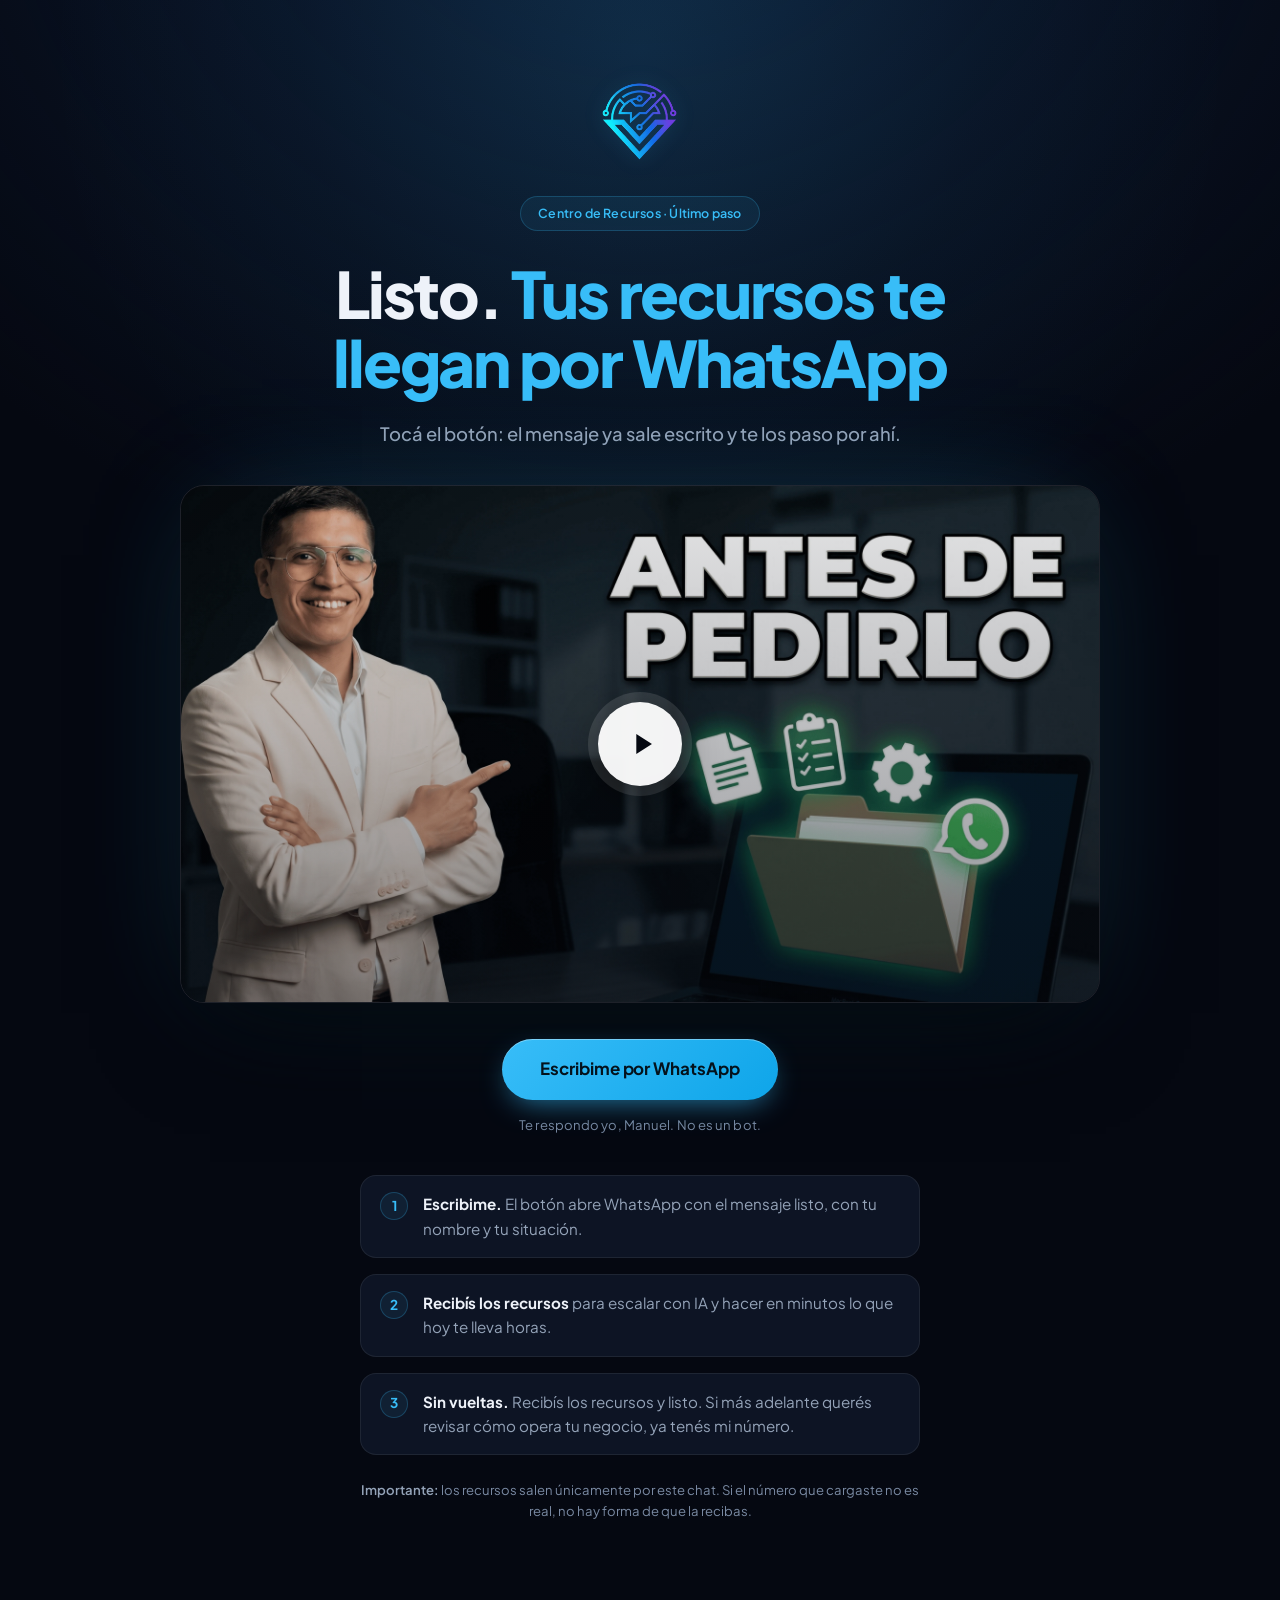
<file: puente.html>
<!doctype html>
<html lang="es">
  <head>
    <meta charset="UTF-8" />
    <meta name="viewport" content="width=device-width, initial-scale=1.0" />
    <title>Tus Recursos Gratis para Escalar con IA</title>
    <meta
      name="description"
      content="Último paso: tus recursos te llegan por WhatsApp."
    />
    <meta name="robots" content="noindex, follow" />
    <link rel="canonical" href="https://www.velinex.digital/puente.html" />

    <script
      async
      src="https://www.googletagmanager.com/gtag/js?id=G-LWKQSM2B03"
    ></script>
    <script>
      window.dataLayer = window.dataLayer || [];
      function gtag() {
        dataLayer.push(arguments);
      }
      gtag("js", new Date());
      gtag("config", "G-LWKQSM2B03");
    </script>
    <script src="assets/js/medicion.js"></script>
    <link rel="stylesheet" href="style.css" />
    <link rel="preconnect" href="https://fonts.googleapis.com" />
    <link rel="preconnect" href="https://fonts.gstatic.com" crossorigin />
    <link
      href="https://fonts.googleapis.com/css2?family=Plus+Jakarta+Sans:wght@400;500;600;700;800&display=swap"
      rel="stylesheet"
    />
    <link
      rel="icon"
      href="assets/img/Velinex%20Full%20Iso%20NBG.webp"
      type="image/webp"
    />
    <style>
      .puente-section {
        min-height: 100vh;
        display: flex;
        align-items: center;
      }
      .puente-steps {
        max-width: 560px;
        margin: 2.5rem auto 0;
        text-align: left;
        display: flex;
        flex-direction: column;
        gap: 1rem;
      }
      .puente-step {
        display: flex;
        gap: 0.9rem;
        align-items: flex-start;
        background: var(--card-bg);
        border: var(--border);
        border-radius: var(--radius-md);
        padding: 1rem 1.2rem;
      }
      .puente-step-num {
        flex-shrink: 0;
        width: 28px;
        height: 28px;
        border-radius: 50%;
        background: var(--accent-subtle);
        border: var(--border-accent);
        color: var(--accent);
        font-weight: 700;
        font-size: 0.85rem;
        display: flex;
        align-items: center;
        justify-content: center;
      }
      .puente-step p {
        color: var(--text-secondary);
        font-size: 0.95rem;
        line-height: 1.6;
      }
      .puente-step strong {
        color: var(--text);
      }
      .puente-filter {
        max-width: 560px;
        margin: 1.5rem auto 0;
        font-size: 0.82rem;
        color: var(--text-muted);
        line-height: 1.6;
        text-align: center;
      }
      .puente-filter strong {
        color: var(--text-secondary);
        font-weight: 600;
      }
    </style>
    <!-- Umami (analítica propia, sin cookies) -->
    <script
      defer
      src="https://app-analytics.velinex.digital/script.js"
      data-website-id="731b9c80-a08e-4046-bf20-d252dc0449bc"
    ></script>
  </head>
  <body>
    <section class="hero puente-section">
      <div class="hero-bg-glow" aria-hidden="true"></div>
      <div class="container">
        <div class="nav-top">
          <img
            src="assets/img/Velinex%20Full%20Iso%20NBG.webp"
            alt="Velinex"
            class="logo"
          />
        </div>

        <span class="hero-badge">Centro de Recursos · Último paso</span>

        <h1>
          <span id="greeting">Listo</span>.
          <span class="h1-highlight">Tus recursos te llegan por WhatsApp</span>
        </h1>

        <p class="hero-subtitle" id="subtitle">
          Tocá el botón: el mensaje ya sale escrito y te los paso por ahí.
        </p>

        <div
          class="yt-lazy"
          role="button"
          aria-label="Reproducir video"
          data-video-id="pyAnmxgj_D4"
        >
          <img
            src="assets/img/VSL%20Centro%20Recursos-landing.webp"
            alt="Qué hay en el Centro de Recursos | Velinex"
            loading="lazy"
          />
          <div class="yt-playbtn" aria-hidden="true">
            <svg viewBox="0 0 24 24" focusable="false" aria-hidden="true">
              <path d="M8 5v14l11-7z"></path>
            </svg>
          </div>
        </div>

        <div class="cta-block">
          <a
            id="waCta"
            href="https://api.whatsapp.com/send/?phone=5493534270844&text=Hola%20Manuel!%20Te%20escribo%20para%20recibir%20la%20carpeta%20de%20recursos%20%F0%9F%99%8C&type=phone_number&app_absent=0"
            target="_blank"
            rel="noopener"
            class="btn-primary btn-large"
            onclick="gtag('event', 'cta_click', { cta_name: 'Puente_WhatsApp_Recursos' }); gtag('event', 'generate_lead');"
          >
            Escribime por WhatsApp
          </a>
          <p class="cta-disclaimer">Te respondo yo, Manuel. No es un bot.</p>
        </div>

        <div class="puente-steps">
          <div class="puente-step">
            <span class="puente-step-num">1</span>
            <p><strong>Escribime.</strong> El botón abre WhatsApp con el mensaje listo, con tu nombre y tu situación.</p>
          </div>
          <div class="puente-step">
            <span class="puente-step-num">2</span>
            <p><strong>Recibís los recursos</strong> para escalar con IA y hacer en minutos lo que hoy te lleva horas.</p>
          </div>
          <div class="puente-step">
            <span class="puente-step-num">3</span>
            <p id="step3"><strong>Si marcaste que te interesa analizar tu caso,</strong> te hago dos preguntas sobre tu operación y vemos si tiene sentido seguir.</p>
          </div>
        </div>

        <p class="puente-filter">
          <strong>Importante:</strong> los recursos salen únicamente por este chat.
          Si el número que cargaste no es real, no hay forma de que la recibas.
        </p>
      </div>
    </section>

    <script>
      (function () {
        // Parámetros que manda recursos.html en el redirect:
        //   ?n= primer nombre   ?s= situación (chip)   ?r= rubro   ?i= 1|0 interés comercial
        // Si algo viene raro (merge field sin resolver, basura, vacío), la
        // página sigue en modo genérico sin romperse.
        function qp(k) {
          try {
            return new URLSearchParams(location.search).get(k) || "";
          } catch (e) {
            return "";
          }
        }
        function limpiarTexto(raw, max) {
          var crudo = (raw || "").trim();
          var esVariable = /[{}]|%7b|contact\.|first_name/i.test(crudo);
          if (esVariable) return "";
          return crudo.replace(/[<>{}[\]|\\^`"']/g, "").slice(0, max);
        }

        // ── Nombre ────────────────────────────────────────────────────
        var nombreLimpio = limpiarTexto(qp("n"), 40);
        if (nombreLimpio && !/^[a-zá-úñü' .-]{2,40}$/i.test(nombreLimpio)) nombreLimpio = "";
        var nombre = nombreLimpio ? nombreLimpio.split(/\s+/)[0] : "";
        if (nombre) {
          nombre = nombre.charAt(0).toUpperCase() + nombre.slice(1).toLowerCase();
          document.getElementById("greeting").textContent = "Listo, " + nombre;
        }

        // ── Situación: solo aceptamos los valores del formulario ──────
        // (perfil "Tengo negocio y" / "Trabajo en un negocio y" + estado con la IA)
        var ESTADOS_IA = ["no usamos IA todavía", "probamos pero sin resultados", "queremos escalar en serio"];
        var PERFILES = ["Tengo negocio y ", "Trabajo en un negocio y "];
        var situacionRaw = limpiarTexto(qp("s"), 80);
        var perfilNegocio = "";
        PERFILES.forEach(function (p) {
          if (situacionRaw.indexOf(p) === 0 && ESTADOS_IA.indexOf(situacionRaw.slice(p.length)) !== -1) perfilNegocio = p;
        });
        var tieneNegocio = perfilNegocio !== "";
        var trabajaEnNegocio = perfilNegocio === "Trabajo en un negocio y ";

        // ── Rubro (texto libre si eligió "Otro") ──────────────────────
        var rubro = limpiarTexto(qp("r"), 70).replace(/^Otro · /, "");

        // ── Interés comercial ─────────────────────────────────────────
        var interesComercial = qp("i") === "1";

        // ── Mensaje de WhatsApp ───────────────────────────────────────
        var msg;
        if (interesComercial && tieneNegocio) {
          msg =
            "Hola Manuel! " +
            (nombre ? "Soy " + nombre + ". " : "") +
            "Vengo del Centro de Recursos, " +
            (trabajaEnNegocio ? "trabajo en un negocio" : "tengo un negocio") +
            (rubro ? " (" + rubro + ")" : "") +
            " y me interesa que veamos cómo hacer que funcione sin que todo dependa de " +
            (trabajaEnNegocio ? "una persona" : "mí") +
            " 🙌";
        } else if (interesComercial) {
          msg =
            "Hola Manuel! " +
            (nombre ? "Soy " + nombre + ". " : "") +
            "Vengo del Centro de Recursos y me interesa que veamos mi caso 🙌";
        } else {
          msg =
            "Hola Manuel! " +
            (nombre ? "Soy " + nombre + ", te" : "Te") +
            " escribo para recibir la carpeta de recursos" +
            (tieneNegocio && rubro
              ? ". " + (trabajaEnNegocio ? "Trabajo en un negocio" : "Tengo un negocio") + " (" + rubro + ")"
              : "") +
            " 🙌";
        }
        document.getElementById("waCta").href =
          "https://api.whatsapp.com/send/?phone=5493534270844&text=" +
          encodeURIComponent(msg) +
          "&type=phone_number&app_absent=0";

        // ── Copy adaptado al perfil ───────────────────────────────────
        var step3 = document.getElementById("step3");
        if (!interesComercial) {
          step3.innerHTML =
            "<strong>Sin vueltas.</strong> Recibís los recursos y listo. Si más adelante querés revisar cómo opera tu negocio, ya tenés mi número.";
        } else if (!tieneNegocio) {
          step3.innerHTML =
            "<strong>Marcaste que te interesa analizar tu caso.</strong> Contame en una línea qué estás armando y vemos si tiene sentido seguir.";
        }

        // ── VSL Centro de Recursos (lazy-load YouTube, no listado) ────
        var vslContainer = document.querySelector(".yt-lazy");
        if (vslContainer) {
          vslContainer.addEventListener("click", function handleVslClick() {
            var id = vslContainer.dataset.videoId;
            if (!id) return;
            var iframe = document.createElement("iframe");
            iframe.src =
              "https://www.youtube-nocookie.com/embed/" +
              id +
              "?enablejsapi=1&vq=hd720&rel=0&modestbranding=1&autoplay=1";
            iframe.title = "Velinex - Qué hay en el Centro de Recursos";
            iframe.allow =
              "accelerometer; autoplay; clipboard-write; encrypted-media; gyroscope; picture-in-picture";
            iframe.allowFullscreen = true;
            iframe.frameBorder = "0";
            iframe.style.width = "100%";
            iframe.style.height = "100%";
            vslContainer.innerHTML = "";
            vslContainer.appendChild(iframe);
            if (window.VelinexMedicion) VelinexMedicion.seguirVideo(iframe, "vsl_recursos");
            if (typeof gtag !== "undefined") {
              gtag("event", "vsl_play", {
                event_category: "Video",
                event_label: "VSL Centro de Recursos",
              });
            }
          });
        }
      })();
    </script>
  </body>
</html>
</file>
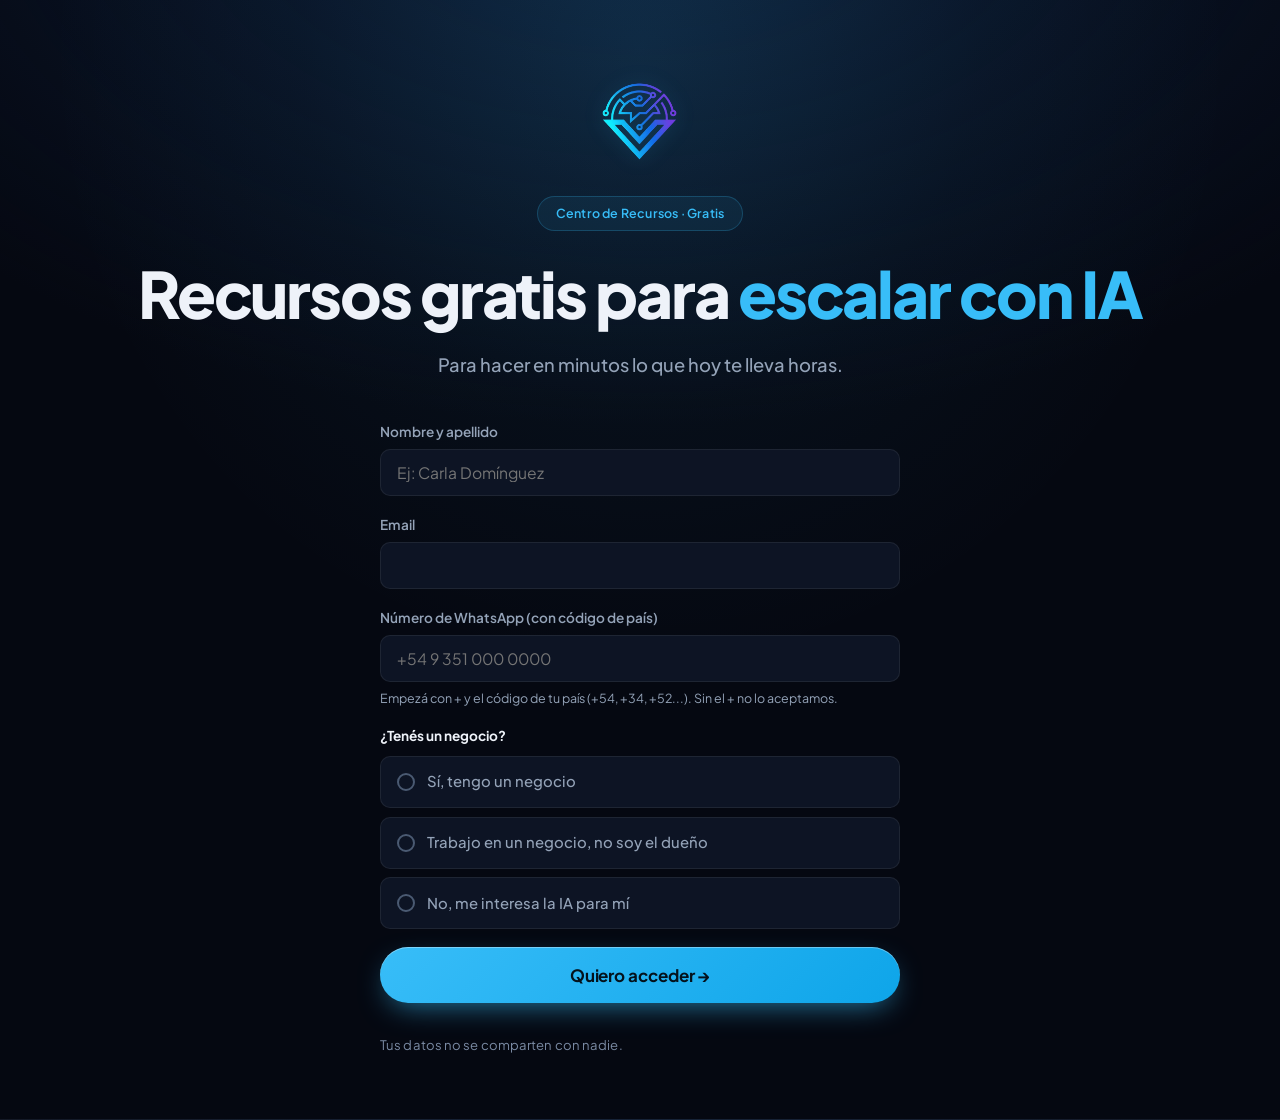
<file: recursos.html>
<!doctype html>
<html lang="es">
  <head>
    <meta charset="UTF-8" />
    <meta name="viewport" content="width=device-width, initial-scale=1.0" />
    <title>Recursos Gratis para Escalar con IA</title>
    <meta
      name="description"
      content="Recursos gratis para escalar con IA y hacer en minutos lo que hoy te lleva horas."
    />
    <meta name="robots" content="noindex, follow" />
    <link rel="canonical" href="https://www.velinex.digital/recursos.html" />

    <script
      async
      src="https://www.googletagmanager.com/gtag/js?id=G-LWKQSM2B03"
    ></script>
    <script>
      window.dataLayer = window.dataLayer || [];
      function gtag() {
        dataLayer.push(arguments);
      }
      gtag("js", new Date());
      gtag("config", "G-LWKQSM2B03");
    </script>
    <script src="assets/js/medicion.js"></script>
    <link rel="stylesheet" href="style.css" />
    <link rel="preconnect" href="https://fonts.googleapis.com" />
    <link rel="preconnect" href="https://fonts.gstatic.com" crossorigin />
    <link
      href="https://fonts.googleapis.com/css2?family=Plus+Jakarta+Sans:wght@400;500;600;700;800&display=swap"
      rel="stylesheet"
    />
    <link
      rel="icon"
      href="assets/img/Velinex%20Full%20Iso%20NBG.webp"
      type="image/webp"
    />
    <style>
      .recursos-section {
        min-height: 100vh;
        display: flex;
        align-items: center;
        padding-bottom: 4rem;
      }
      .recursos-form {
        max-width: 520px;
        margin: 2.5rem auto 0;
        text-align: left;
        display: flex;
        flex-direction: column;
        gap: 1.1rem;
      }
      .field > label,
      .field legend {
        display: block;
        font-size: 0.85rem;
        font-weight: 600;
        color: var(--text-secondary);
        margin-bottom: 0.4rem;
      }
      .field fieldset {
        border: none;
        padding: 0;
        margin: 0;
        min-width: 0;
      }
      .field legend {
        margin-bottom: 0.6rem;
        line-height: 1.5;
      }
      .field legend strong {
        color: var(--text);
        font-weight: 700;
      }
      .field-hint {
        font-size: 0.78rem;
        color: var(--text-secondary);
        margin: 0.35rem 0 0;
      }
      .field input {
        width: 100%;
        background: var(--card-bg);
        border: var(--border);
        border-radius: var(--radius-sm);
        color: var(--text);
        font-family: inherit;
        font-size: 0.98rem;
        padding: 0.8rem 1rem;
        transition:
          border-color 0.24s cubic-bezier(0.4, 0, 0.2, 1),
          background 0.24s cubic-bezier(0.4, 0, 0.2, 1);
      }
      .field input:focus {
        outline: none;
        border-color: var(--accent-border);
        background: var(--card-bg-hover);
      }

      /* ── Chips (radio estilizados, un toque de pulgar en móvil) ── */
      .chip-group {
        display: flex;
        flex-direction: column;
        gap: 0.55rem;
      }
      .chip {
        position: relative;
        display: flex;
        align-items: center;
        gap: 0.75rem;
        background: var(--card-bg);
        border: var(--border);
        border-radius: var(--radius-sm);
        padding: 0.85rem 1rem;
        min-height: 52px;
        cursor: pointer;
        font-size: 0.93rem;
        font-weight: 500;
        line-height: 1.4;
        color: var(--text-secondary);
        user-select: none;
        -webkit-tap-highlight-color: transparent;
        transition:
          border-color 0.24s cubic-bezier(0.4, 0, 0.2, 1),
          background 0.24s cubic-bezier(0.4, 0, 0.2, 1),
          color 0.24s cubic-bezier(0.4, 0, 0.2, 1),
          transform 0.24s cubic-bezier(0.4, 0, 0.2, 1);
      }
      .chip:hover {
        border-color: var(--accent-border);
        background: var(--card-bg-hover);
      }
      .chip:active {
        transform: scale(0.985);
      }
      .chip input {
        position: absolute;
        opacity: 0;
        width: 1px;
        height: 1px;
        margin: 0;
        pointer-events: none;
      }
      .chip-dot {
        flex-shrink: 0;
        width: 18px;
        height: 18px;
        border-radius: 50%;
        border: 2px solid var(--text-dim);
        display: inline-flex;
        align-items: center;
        justify-content: center;
        transition:
          border-color 0.24s cubic-bezier(0.4, 0, 0.2, 1),
          background 0.24s cubic-bezier(0.4, 0, 0.2, 1);
      }
      .chip-dot::after {
        content: "";
        width: 8px;
        height: 8px;
        border-radius: 50%;
        background: #fff;
        transform: scale(0);
        transition: transform 0.24s cubic-bezier(0.34, 1.56, 0.64, 1);
      }
      .chip:has(input:checked) {
        border-color: var(--accent);
        background: var(--accent-subtle);
        color: var(--text);
      }
      .chip:has(input:checked) .chip-dot {
        border-color: var(--accent);
        background: var(--accent);
      }
      .chip:has(input:checked) .chip-dot::after {
        transform: scale(1);
      }
      .chip:has(input:focus-visible) {
        outline: 2px solid var(--accent);
        outline-offset: 2px;
      }
      .chip-group.chip-group--error .chip {
        border-color: var(--red);
      }
      .group-error {
        display: none;
        color: var(--red);
        font-size: 0.82rem;
        margin: 0.4rem 0 0;
      }
      .chip-group--error + .group-error {
        display: block;
      }

      /* ── Selector de rubro ── */
      .field select {
        width: 100%;
        background-color: var(--card-bg);
        border: var(--border);
        border-radius: var(--radius-sm);
        color: var(--text);
        color-scheme: dark;
        font-family: inherit;
        font-size: 0.98rem;
        padding: 0.8rem 2.6rem 0.8rem 1rem;
        min-height: 52px;
        cursor: pointer;
        appearance: none;
        -webkit-appearance: none;
        background-image: url("data:image/svg+xml,%3Csvg xmlns='http://www.w3.org/2000/svg' width='12' height='8' viewBox='0 0 12 8'%3E%3Cpath d='M1 1l5 5 5-5' stroke='%2399aec8' stroke-width='2' fill='none' stroke-linecap='round'/%3E%3C/svg%3E");
        background-repeat: no-repeat;
        background-position: right 1rem center;
        transition:
          border-color 0.24s cubic-bezier(0.4, 0, 0.2, 1),
          background-color 0.24s cubic-bezier(0.4, 0, 0.2, 1);
      }
      .field select:focus {
        outline: none;
        border-color: var(--accent-border);
        background-color: var(--card-bg-hover);
      }
      .field select:invalid {
        color: var(--text-secondary);
      }
      .field select option,
      .field select optgroup {
        background: var(--bg);
        color: var(--text);
      }

      /* ── Bloque de negocio: aparece al elegir que tiene o trabaja en uno ── */
      .negocio-block {
        border: none;
        padding: 0;
        margin: 0;
        min-width: 0;
        display: flex;
        flex-direction: column;
        gap: inherit;
      }
      .negocio-block[hidden],
      .field[hidden] {
        display: none;
      }
      .negocio-block.is-revealed {
        animation: revelar 0.32s ease-out;
      }
      @keyframes revelar {
        from {
          opacity: 0;
          transform: translateY(-6px);
        }
        to {
          opacity: 1;
          transform: none;
        }
      }
      @media (prefers-reduced-motion: reduce) {
        .negocio-block.is-revealed {
          animation: none;
        }
      }

      /* Honeypot - invisible para personas, visible para bots que completan todo */
      .hp-field {
        position: absolute;
        left: -9999px;
        width: 1px;
        height: 1px;
        overflow: hidden;
      }
      .form-error {
        display: none;
        color: var(--red);
        font-size: 0.88rem;
        text-align: center;
        margin-top: -0.4rem;
      }
      .form-error.visible {
        display: block;
      }
      .submit-btn[disabled] {
        opacity: 0.6;
        cursor: not-allowed;
        transform: none !important;
      }
    </style>
    <!-- Umami (analítica propia, sin cookies) -->
    <script
      defer
      src="https://app-analytics.velinex.digital/script.js"
      data-website-id="731b9c80-a08e-4046-bf20-d252dc0449bc"
    ></script>
  </head>
  <body>
    <section class="hero recursos-section">
      <div class="hero-bg-glow" aria-hidden="true"></div>
      <div class="container">
        <div class="nav-top">
          <img
            src="assets/img/Velinex%20Full%20Iso%20NBG.webp"
            alt="Velinex"
            class="logo"
          />
        </div>

        <span class="hero-badge">Centro de Recursos · Gratis</span>

        <h1>
          Recursos gratis para
          <span class="h1-highlight">escalar con IA</span>
        </h1>

        <p class="hero-subtitle">
          Para hacer en minutos lo que hoy te lleva horas.
        </p>

        <form class="recursos-form" id="recursosForm" novalidate>
          <div class="field">
            <label for="f-nombre">Nombre y apellido</label>
            <input type="text" id="f-nombre" name="nombre" autocomplete="name" maxlength="80" placeholder="Ej: Carla Domínguez" required />
          </div>

          <div class="field">
            <label for="f-email">Email</label>
            <input type="email" id="f-email" name="email" autocomplete="email" inputmode="email" maxlength="120" required />
          </div>

          <div class="field">
            <label for="f-telefono">Número de WhatsApp (con código de país)</label>
            <input
              type="tel"
              id="f-telefono"
              name="telefono"
              autocomplete="tel"
              inputmode="tel"
              maxlength="25"
              placeholder="+54 9 351 000 0000"
              required
            />
            <p class="field-hint" id="f-telefono-hint">Empezá con + y el código de tu país (+54, +34, +52...). Sin el + no lo aceptamos.</p>
          </div>

          <div class="field">
            <fieldset>
              <legend><strong>¿Tenés un negocio?</strong></legend>
              <div class="chip-group" id="perfilGroup">
                <label class="chip">
                  <input type="radio" name="perfil" value="dueno" required />
                  <span class="chip-dot" aria-hidden="true"></span>
                  <span>Sí, tengo un negocio</span>
                </label>
                <label class="chip">
                  <input type="radio" name="perfil" value="trabaja" />
                  <span class="chip-dot" aria-hidden="true"></span>
                  <span>Trabajo en un negocio, no soy el dueño</span>
                </label>
                <label class="chip">
                  <input type="radio" name="perfil" value="curioso" />
                  <span class="chip-dot" aria-hidden="true"></span>
                  <span>No, me interesa la IA para mí</span>
                </label>
              </div>
              <p class="group-error">Elegí una opción para seguir.</p>
            </fieldset>
          </div>

          <!-- Solo aparece si tiene o trabaja en un negocio. Un fieldset
               deshabilitado no se valida ni se envía. -->
          <fieldset class="negocio-block" id="negocioBlock" disabled hidden>
          <div class="field">
            <label for="f-rubro">¿De qué rubro es?</label>
            <select id="f-rubro" name="rubro" required>
              <option value="" selected disabled>Elegí el rubro</option>
              <optgroup label="Salud y bienestar">
                <option>Clínica odontológica</option>
                <option>Clínica o centro médico</option>
                <option>Medicina estética</option>
                <option>Kinesiología o fisioterapia</option>
                <option>Psicología o salud mental</option>
                <option>Nutrición</option>
                <option>Laboratorio o diagnóstico por imágenes</option>
                <option>Centro de estética o spa</option>
                <option>Peluquería o barbería</option>
                <option>Gimnasio o centro deportivo</option>
              </optgroup>
              <optgroup label="Automotriz">
                <option>Concesionaria de autos o motos</option>
                <option>Taller o servicios del automotor</option>
                <option>Repuestos y accesorios</option>
              </optgroup>
              <optgroup label="Inmobiliario y construcción">
                <option>Inmobiliaria</option>
                <option>Desarrolladora o loteos</option>
                <option>Constructora o reformas</option>
                <option>Arquitectura o diseño de interiores</option>
                <option>Materiales, aberturas o muebles</option>
                <option>Servicios técnicos para el hogar</option>
              </optgroup>
              <optgroup label="Gastronomía, turismo y eventos">
                <option>Restaurante o bar</option>
                <option>Delivery o comida para llevar</option>
                <option>Catering</option>
                <option>Hotel o alojamiento</option>
                <option>Agencia de viajes o turismo</option>
                <option>Salón o productora de eventos</option>
              </optgroup>
              <optgroup label="Educación">
                <option>Instituto, academia o capacitación</option>
                <option>Escuela de idiomas</option>
                <option>Cursos o formación online</option>
              </optgroup>
              <optgroup label="Servicios profesionales">
                <option>Estudio contable</option>
                <option>Estudio jurídico</option>
                <option>Seguros o finanzas</option>
                <option>Consultoría o agencia</option>
              </optgroup>
              <optgroup label="Comercio, mascotas y logística">
                <option>Comercio o tienda con asesoramiento</option>
                <option>Tecnología o electrónica</option>
                <option>Indumentaria o moda</option>
                <option>Mayorista o distribuidora</option>
                <option>Veterinaria o pet shop</option>
                <option>Logística, transporte o envíos</option>
              </optgroup>
              <option value="otro">Otro rubro (lo escribo)</option>
            </select>
          </div>

          <div class="field" id="rubroOtroField" hidden>
            <label for="f-rubro-otro">Escribí tu rubro</label>
            <input type="text" id="f-rubro-otro" name="rubro_otro" maxlength="60" placeholder="Ej: fábrica de muebles, óptica, agencia de seguros" disabled required />
          </div>

          <div class="field">
            <fieldset>
              <legend>¿Cómo vienen con la IA hoy?</legend>
              <div class="chip-group" id="iaGroup">
                <label class="chip">
                  <input type="radio" name="ia" value="no usamos IA todavía" required />
                  <span class="chip-dot" aria-hidden="true"></span>
                  <span>Todavía no la usamos</span>
                </label>
                <label class="chip">
                  <input type="radio" name="ia" value="probamos pero sin resultados" />
                  <span class="chip-dot" aria-hidden="true"></span>
                  <span>La probamos y no dio resultados</span>
                </label>
                <label class="chip">
                  <input type="radio" name="ia" value="queremos escalar en serio" />
                  <span class="chip-dot" aria-hidden="true"></span>
                  <span>Queremos escalar en serio</span>
                </label>
              </div>
              <p class="group-error">Elegí una opción para seguir.</p>
            </fieldset>
          </div>

          </fieldset>

          <div class="hp-field" aria-hidden="true" style="display:none!important;position:absolute;left:-9999px;opacity:0;pointer-events:none;">
            <label for="f-empresa-web" style="display:none!important;">No completar</label>
            <input
              type="text"
              id="f-empresa-web"
              name="empresa_web"
              tabindex="-1"
              autocomplete="new-password"
              style="display:none!important;"
              value=""
            />
          </div>

          <p class="form-error" id="formError">
            Algo falló al enviar el formulario. Probá de nuevo en unos segundos.
          </p>

          <button type="submit" class="btn-primary btn-large submit-btn" id="submitBtn">
            Quiero acceder →
          </button>
          <p class="cta-disclaimer">Tus datos no se comparten con nadie.</p>
        </form>
      </div>
    </section>

    <script src="assets/js/datos-reales.js"></script>
    <script>
      (function () {
        // ── UTM (mismo mecanismo y misma clave que assets/js/index.js,
        // así la atribución queda consistente en todo el sitio) ──────────
        var UTM_KEYS = ["utm_source", "utm_medium", "utm_campaign", "utm_content", "utm_term"];
        var UTM_STORE_KEY = "velinex_attribution";
        var UTM_TTL_MS = 30 * 24 * 60 * 60 * 1000;

        function captureAttribution() {
          var params = new URLSearchParams(location.search);
          var incoming = {};
          UTM_KEYS.forEach(function (k) {
            var v = params.get(k);
            if (v) incoming[k] = v;
          });
          var stored = null;
          try {
            stored = JSON.parse(localStorage.getItem(UTM_STORE_KEY) || "null");
          } catch (e) {}
          var expired = stored && Date.now() - stored.ts > UTM_TTL_MS;
          if (stored && !expired) return stored;
          var fresh = Object.assign({}, incoming, {
            ts: Date.now(),
            referrer: document.referrer || "direct",
          });
          try {
            localStorage.setItem(UTM_STORE_KEY, JSON.stringify(fresh));
          } catch (e) {}
          return fresh;
        }
        var attribution = captureAttribution();

        // ── Submit ──────────────────────────────────────────────────────
        // Token generado 2026-08-11 - filtra bots básicos, no es secreto real
        // (vive en JS público). Si alguna vez hay que rotarlo, generar uno
        // nuevo y actualizarlo acá Y en la credencial de n8n (mismo valor).
        var WEBHOOK_URL = "https://webhook-n8n.velinex.digital/webhook/lead-magnet";
        var WEBHOOK_TOKEN = "86C5N_6-692TcmqrUmWnjOlzzYDy5f-X";

        var form = document.getElementById("recursosForm");
        var submitBtn = document.getElementById("submitBtn");
        var formError = document.getElementById("formError");
        var perfilGroup = document.getElementById("perfilGroup");
        var iaGroup = document.getElementById("iaGroup");
        var negocioBlock = document.getElementById("negocioBlock");
        var rubroSelect = document.getElementById("f-rubro");
        var rubroOtroField = document.getElementById("rubroOtroField");
        var rubroOtroInput = document.getElementById("f-rubro-otro");
        var SUBMIT_LABEL = "Quiero acceder →";
        var formErrorTexto = formError.textContent;
        var enviando = false;

        // Nombre, mail y WhatsApp tienen que ser reales (assets/js/datos-reales.js):
        // se revisan al salir de cada campo y de nuevo al enviar.
        var guardia = window.VelinexDatos
          ? VelinexDatos.conectar(form, { nombre: "nombre", email: "email", telefono: "telefono" })
          : null;

        function radioValue(name) {
          var el = form.querySelector('input[name="' + name + '"]:checked');
          return el ? el.value : "";
        }

        // Al elegir un chip se limpia el estado de error de ese grupo
        [perfilGroup, iaGroup].forEach(function (group) {
          group.addEventListener("change", function () {
            group.classList.remove("chip-group--error");
          });
        });

        // Rubro e IA solo se preguntan a quien tiene o trabaja en un negocio.
        // El curioso termina en una sola pregunta.
        perfilGroup.addEventListener("change", function () {
          var perfil = radioValue("perfil");
          var conNegocio = perfil === "dueno" || perfil === "trabaja";
          var estabaOculto = negocioBlock.hidden;
          negocioBlock.hidden = !conNegocio;
          negocioBlock.disabled = !conNegocio;
          if (conNegocio && estabaOculto) {
            negocioBlock.classList.remove("is-revealed");
            void negocioBlock.offsetWidth;
            negocioBlock.classList.add("is-revealed");
          }
        });

        rubroSelect.addEventListener("change", function () {
          var esOtro = rubroSelect.value === "otro";
          rubroOtroField.hidden = !esOtro;
          rubroOtroInput.disabled = !esOtro;
          if (esOtro) rubroOtroInput.focus();
        });

        // Texto que se guarda en la columna Situacion_IA. Para el dueño se
        // mantienen los valores históricos, así la planilla sigue comparable.
        var PREFIJO_PERFIL = { dueno: "Tengo negocio y ", trabaja: "Trabajo en un negocio y " };
        var SITUACION_CURIOSO = "No tengo negocio / Curiosidad personal";

        form.addEventListener("submit", function (e) {
          e.preventDefault();
          if (enviando) return;
          formError.classList.remove("visible");
          formError.textContent = formErrorTexto;

          // Trampa invisible llena: es un programa. Se lo despide sin enviar nada.
          if (form.empresa_web.value.trim()) {
            redirectToPuente("", "", "", "");
            return;
          }

          enviando = true;
          submitBtn.disabled = true;
          submitBtn.textContent = "Revisando tus datos...";
          (guardia ? guardia.validar() : Promise.resolve({ ok: true, datos: {} })).then(function (rev) {
            enviando = false;
            submitBtn.disabled = false;
            submitBtn.textContent = SUBMIT_LABEL;
            if (!rev.ok) return;
            if (guardia && guardia.esBot()) {
              formError.textContent = "Revisá que tus datos estén bien y volvé a tocar el botón.";
              formError.classList.add("visible");
              return;
            }
            enviar(rev.datos);
          });
        });

        function enviar(datos) {
          var perfil = radioValue("perfil");
          var conNegocio = perfil === "dueno" || perfil === "trabaja";
          var ia = conNegocio ? radioValue("ia") : "";
          // La carpeta ya no pregunta si quiere charlar su caso (criterio Facu,
          // mentoría 20/10: no mezclar la carpeta con la venta). Se manda el
          // valor histórico para que n8n y la planilla sigan comparables.
          var interesComercial = conNegocio ? "Solo quiero la carpeta de recursos" : "No aplica, no tiene negocio";
          perfilGroup.classList.toggle("chip-group--error", !perfil);
          iaGroup.classList.toggle("chip-group--error", conNegocio && !ia);

          var situacion = conNegocio ? PREFIJO_PERFIL[perfil] + ia : perfil ? SITUACION_CURIOSO : "";
          var rubro = "";
          if (conNegocio) {
            rubro = rubroSelect.value === "otro"
              ? "Otro · " + rubroOtroInput.value.trim()
              : rubroSelect.value;
          }

          if (!form.checkValidity()) {
            form.reportValidity();
            return;
          }

          var nombreCompleto = datos.nombre || form.nombre.value.trim();
          var primerNombreRaw = nombreCompleto.split(/\s+/)[0] || "";
          var primerNombre = primerNombreRaw
            ? primerNombreRaw.charAt(0).toUpperCase() + primerNombreRaw.slice(1).toLowerCase()
            : "";

          var payload = {
            formId: "zxy1Oa",
            responseId: (crypto.randomUUID ? crypto.randomUUID() : String(Date.now())),
            nombre: nombreCompleto,
            email: datos.email || form.email.value.trim().toLowerCase(),
            telefono: datos.telefono || form.telefono.value.replace(/[^\d+]/g, ""),
            calificacion: situacion,
            perfil: perfil,
            rubro: rubro,
            interes_comercial: interesComercial,
            utmSource: attribution.utm_source || "",
            utmMedium: attribution.utm_medium || "",
            utmCampaign: attribution.utm_campaign || "",
            utmContent: attribution.utm_content || "",
            visitante: window.VelinexMedicion ? VelinexMedicion.visitante() : "",
            timestamp: new Date().toISOString(),
          };

          enviando = true;
          submitBtn.disabled = true;
          submitBtn.textContent = "Enviando...";

          fetch(WEBHOOK_URL, {
            method: "POST",
            headers: {
              "Content-Type": "application/json",
              "X-Velinex-Secret": WEBHOOK_TOKEN,
            },
            body: JSON.stringify(payload),
          })
            .then(function (res) {
              if (!res.ok) throw new Error("Webhook respondió " + res.status);
              if (window.VelinexMedicion) VelinexMedicion.marcarLead(payload.responseId, { formulario: "recursos", perfil: perfil });
              gtag("event", "generate_lead", {
                form_name: "centro_recursos",
                interes_comercial: interesComercial,
                perfil: perfil,
                rubro: rubro,
              });
              redirectToPuente(primerNombre, situacion, interesComercial, rubro);
            })
            .catch(function (err) {
              console.error(err);
              enviando = false;
              formError.classList.add("visible");
              submitBtn.disabled = false;
              submitBtn.textContent = SUBMIT_LABEL;
            });
        }

        // puente.html lee ?n= (nombre), ?s= (situación), ?r= (rubro) e ?i=
        // (1 = interés comercial) para armar el mensaje de WhatsApp personalizado.
        function redirectToPuente(primerNombre, situacion, interesComercial, rubro) {
          var params = new URLSearchParams();
          if (primerNombre) params.set("n", primerNombre);
          if (situacion) params.set("s", situacion);
          if (rubro) params.set("r", rubro);
          params.set("i", /^s[ií]/i.test(interesComercial) ? "1" : "0");
          location.href = "puente.html?" + params.toString();
        }
      })();
    </script>
  </body>
</html>
</file>
<file: style.css>
/* ============================================================
   VELINEX · style.css - v3.0
   Dirección de arte: AUDITORIA_ESTETICA_Y_DIRECCION_DE_ARTE.md
   Canvas casi negro, superficies con luz de borde, contraste
   invertido (pastilla blanca) y bento grids asimétricos.
   Compartido con recursos.html y puente.html: las clases base
   (.hero, .hero-badge, .h1-highlight, .btn-primary, .yt-lazy...)
   se mantienen compatibles.
============================================================ */

/* ── TOKENS ─────────────────────────────────────────────── */
:root {
  /* Velinex 3.0 */
  --canvas: #050811;
  --surface-card: rgba(13, 20, 36, 0.72);
  --surface-card-hover: rgba(19, 31, 56, 0.88);
  --border-subtle: 1px solid rgba(255, 255, 255, 0.08);
  --border-highlight: 1px solid rgba(56, 189, 248, 0.28);
  --accent-velinex: #38bdf8;
  --accent-glow: 0 0 32px rgba(56, 189, 248, 0.18);
  --pill-contrast-bg: #ffffff;
  --pill-contrast-text: #050811;
  --edge-light: inset 0 1px 0 0 rgba(255, 255, 255, 0.08);

  /* Superficies (nombres históricos, valores 3.0) */
  --primary: #03050b;
  --bg: #050811;
  --alt-bg: #070b16;
  --surface: #0a101e;
  --card-bg: #0d1424;
  --card-bg-hover: #131f38;

  --accent: #38bdf8;
  --accent-2: #0ea5e9;
  --accent-border: rgba(56, 189, 248, 0.24);
  --accent-subtle: rgba(56, 189, 248, 0.07);

  --text: #eef2f9;
  --text-secondary: #94a3b8;
  --text-muted: #7a8aa3;
  --text-dim: #4a5a72;

  --green: #22c55e;
  --red: #ef4444;
  --amber: #fbbf24;

  --radius-xs: 6px;
  --radius-sm: 10px;
  --radius-md: 16px;
  --radius-lg: 24px;
  --radius-xl: 32px;

  --ease: cubic-bezier(0.4, 0, 0.2, 1);
  --ease-out: cubic-bezier(0.16, 1, 0.3, 1);
  --ease-spring: cubic-bezier(0.34, 1.56, 0.64, 1);
  --duration: 0.24s;

  --shadow-sm: 0 2px 8px rgba(0, 0, 0, 0.3);
  --shadow-md: 0 8px 24px -8px rgba(0, 0, 0, 0.55);
  --shadow-lg: 0 24px 64px -24px rgba(0, 0, 0, 0.75);
  --shadow-accent: 0 12px 40px -12px rgba(56, 189, 248, 0.35);

  --border: 1px solid rgba(255, 255, 255, 0.07);
  --border-accent: 1px solid var(--accent-border);

  --section-pad: clamp(4.5rem, 9vw, 7.5rem);
  --nav-h: 60px;
  --nav-offset: 14px;
}

/* ── RESET ──────────────────────────────────────────────── */
*,
*::before,
*::after {
  box-sizing: border-box;
  margin: 0;
  padding: 0;
}
html {
  font-size: 16px;
  scroll-behavior: smooth;
  -webkit-text-size-adjust: 100%;
  color-scheme: dark;
}
html,
body {
  width: 100%;
  overflow-x: hidden;
}

body {
  font-family: "Plus Jakarta Sans", system-ui, sans-serif;
  background: var(--canvas);
  color: var(--text);
  font-size: 16px;
  line-height: 1.65;
  -webkit-font-smoothing: antialiased;
  -moz-osx-font-smoothing: grayscale;
}

::selection {
  background: rgba(56, 189, 248, 0.32);
  color: #fff;
}
:focus-visible {
  outline: 2px solid var(--accent);
  outline-offset: 3px;
}
html {
  scrollbar-color: #1e2a40 var(--canvas);
}
::-webkit-scrollbar {
  width: 10px;
}
::-webkit-scrollbar-track {
  background: var(--canvas);
}
::-webkit-scrollbar-thumb {
  background: #1e2a40;
  border-radius: 999px;
  border: 2px solid var(--canvas);
}

img {
  max-width: 100%;
  height: auto;
  display: block;
}
a {
  text-decoration: none;
  color: inherit;
}
ul,
ol {
  list-style: none;
}
button {
  font-family: inherit;
}
section {
  width: 100%;
}
section[id],
header[id] {
  scroll-margin-top: calc(var(--nav-h) + var(--nav-offset) + 16px);
}

.icon-sprite {
  position: absolute;
  width: 0;
  height: 0;
  overflow: hidden;
}
.icon {
  width: 1.25em;
  height: 1.25em;
  flex-shrink: 0;
  fill: none;
  stroke: currentColor;
  stroke-width: 1.6;
  stroke-linecap: round;
  stroke-linejoin: round;
}

/* ── LAYOUT ─────────────────────────────────────────────── */
.container {
  width: 100%;
  max-width: 1240px;
  margin: 0 auto;
  padding: 0 1.5rem;
}

/* ── TYPOGRAPHY ─────────────────────────────────────────── */
.section-eyebrow {
  display: inline-flex;
  align-items: center;
  gap: 0.6rem;
  font-size: 0.75rem;
  font-weight: 700;
  letter-spacing: 0.18em;
  text-transform: uppercase;
  color: var(--accent);
  margin-bottom: 1.1rem;
}
.section-eyebrow::before {
  content: "";
  width: 6px;
  height: 6px;
  border-radius: 50%;
  background: var(--accent);
  box-shadow: 0 0 10px rgba(56, 189, 248, 0.8);
}

.section-subtitle {
  color: var(--text-secondary);
  font-size: clamp(1.02rem, 1.4vw, 1.12rem);
  max-width: 62ch;
  line-height: 1.65;
}

section h2 {
  font-size: clamp(2rem, 4.2vw, 3.25rem);
  font-weight: 800;
  color: var(--text);
  line-height: 1.08;
  letter-spacing: -0.035em;
  text-wrap: balance;
}

.section-head {
  text-align: center;
  max-width: 820px;
  margin: 0 auto clamp(2.75rem, 5vw, 4rem);
}
.section-head h2 {
  margin-bottom: 1.1rem;
}
.section-head .section-subtitle {
  margin: 0 auto;
}
.section-head--split {
  max-width: none;
  text-align: left;
  display: grid;
  grid-template-columns: minmax(0, 1.35fr) minmax(0, 1fr);
  gap: 2rem 4rem;
  align-items: end;
}
.section-head--split h2 {
  margin-bottom: 0;
}
.section-head--split .section-subtitle {
  margin: 0;
  padding-bottom: 0.35rem;
}

/* ── LOGO ───────────────────────────────────────────────── */
.logo {
  max-width: 140px;
  filter: drop-shadow(0 0 10px rgba(56, 189, 248, 0.18));
}
.nav-top {
  display: flex;
  justify-content: center;
  align-items: center;
  margin-bottom: 0.5rem;
}

/* ── NAVEGACIÓN (landing): cápsula flotante de vidrio ───── */
.site-nav {
  position: fixed;
  top: 0;
  left: 0;
  right: 0;
  z-index: 200;
  padding-top: var(--nav-offset);
  pointer-events: none;
}
.site-nav-inner {
  position: relative;
  pointer-events: auto;
  height: var(--nav-h);
  display: flex;
  align-items: center;
  gap: 1rem;
  padding: 0 0.5rem 0 1.1rem;
  border-radius: 999px;
  background: linear-gradient(180deg, rgba(24, 38, 66, 0.78) 0%, rgba(9, 14, 27, 0.82) 100%);
  backdrop-filter: blur(18px) saturate(160%);
  -webkit-backdrop-filter: blur(18px) saturate(160%);
  border: 1px solid rgba(255, 255, 255, 0.08);
  box-shadow:
    inset 0 1px 0 rgba(255, 255, 255, 0.12),
    0 20px 50px -24px rgba(0, 0, 0, 0.9),
    0 0 60px -30px rgba(56, 189, 248, 0.6);
}
/* Borde iluminado: degradado cian que recorre el contorno */
.site-nav-inner::before {
  content: "";
  position: absolute;
  inset: -1px;
  border-radius: inherit;
  padding: 1px;
  background: linear-gradient(
    100deg,
    rgba(56, 189, 248, 0) 5%,
    rgba(56, 189, 248, 0.7) 30%,
    rgba(186, 230, 253, 0.35) 50%,
    rgba(56, 189, 248, 0.08) 75%,
    rgba(56, 189, 248, 0) 95%
  );
  -webkit-mask:
    linear-gradient(#000 0 0) content-box,
    linear-gradient(#000 0 0);
  -webkit-mask-composite: xor;
  mask:
    linear-gradient(#000 0 0) content-box,
    linear-gradient(#000 0 0);
  mask-composite: exclude;
  pointer-events: none;
}
/* Haz de luz bajo la cápsula */
.site-nav-inner::after {
  content: "";
  position: absolute;
  left: 18%;
  right: 18%;
  bottom: -1px;
  height: 1px;
  background: linear-gradient(90deg, transparent, rgba(125, 211, 252, 0.9), transparent);
  box-shadow: 0 0 16px 1px rgba(56, 189, 248, 0.45);
  pointer-events: none;
}
.site-nav-logo {
  display: flex;
  align-items: center;
  gap: 0.6rem;
  flex-shrink: 0;
  border-radius: 999px;
}
.site-nav-logo .logo {
  width: auto;
  height: 50px;
  max-width: none;
  margin: -8px -8px -8px -10px;
  filter: drop-shadow(0 0 12px rgba(56, 189, 248, 0.35));
}
.site-nav-wordmark {
  font-size: 1.12rem;
  font-weight: 800;
  letter-spacing: -0.035em;
  color: var(--text);
}
.site-nav-divider {
  width: 1px;
  height: 22px;
  background: rgba(255, 255, 255, 0.12);
  flex-shrink: 0;
}
.status-pill {
  display: inline-flex;
  align-items: center;
  gap: 0.5rem;
  font-size: 0.74rem;
  font-weight: 600;
  color: #bbf7d0;
  padding: 0.35rem 0.8rem;
  border-radius: 999px;
  background: rgba(34, 197, 94, 0.08);
  border: 1px solid rgba(34, 197, 94, 0.22);
  white-space: nowrap;
}
.status-dot-active {
  position: relative;
  width: 7px;
  height: 7px;
  border-radius: 50%;
  background: var(--green);
  flex-shrink: 0;
  box-shadow: 0 0 8px rgba(34, 197, 94, 0.9);
}
.status-dot-active::after {
  content: "";
  position: absolute;
  inset: 0;
  border-radius: 50%;
  background: var(--green);
  animation: dotPing 2.2s var(--ease-out) infinite;
}
@keyframes dotPing {
  0% {
    transform: scale(1);
    opacity: 0.7;
  }
  80%,
  100% {
    transform: scale(2.8);
    opacity: 0;
  }
}
.site-nav-links {
  display: flex;
  align-items: center;
  gap: 0.25rem;
  margin-left: auto;
}
.site-nav-links a {
  display: block;
  white-space: nowrap;
  font-size: 0.85rem;
  font-weight: 600;
  color: var(--text-secondary);
  padding: 0.5rem 0.75rem;
  border-radius: 999px;
  transition:
    color var(--duration) var(--ease),
    background var(--duration) var(--ease);
}
.site-nav-links a:hover {
  color: var(--text);
  background: rgba(255, 255, 255, 0.07);
}
/* Recurso en el nav: abre calculadora.html (página aparte) */
.nav-resource {
  display: inline-flex;
  align-items: center;
  gap: 0.45rem;
  flex-shrink: 0;
  white-space: nowrap;
  font-size: 0.82rem;
  font-weight: 600;
  color: var(--accent);
  padding: 0.5rem 0.85rem;
  border-radius: 999px;
  border: 1px solid var(--accent-border);
  background: var(--accent-subtle);
  transition:
    color var(--duration) var(--ease),
    background var(--duration) var(--ease),
    border-color var(--duration) var(--ease);
}
.nav-resource .icon {
  width: 16px;
  height: 16px;
}
.nav-resource:hover {
  color: var(--text);
  border-color: rgba(56, 189, 248, 0.55);
  background: rgba(56, 189, 248, 0.14);
}
.nav-cta {
  flex-shrink: 0;
  font-size: 0.86rem;
  font-weight: 700;
  color: var(--pill-contrast-text);
  background: var(--pill-contrast-bg);
  padding: 0.65rem 1.2rem;
  border-radius: 999px;
  box-shadow:
    0 6px 18px -6px rgba(255, 255, 255, 0.4),
    0 0 24px -6px rgba(56, 189, 248, 0.5);
  transition:
    transform var(--duration) var(--ease),
    box-shadow var(--duration) var(--ease);
}
.nav-cta:hover {
  transform: translateY(-1px);
  box-shadow: 0 10px 26px -8px rgba(255, 255, 255, 0.5);
}

/* ── HERO (base compartida) ─────────────────────────────── */
.hero {
  background:
    radial-gradient(120% 80% at 50% -10%, #0b1a33 0%, rgba(5, 8, 17, 0) 60%),
    var(--canvas);
  color: var(--text);
  text-align: center;
  padding: 3rem 1rem 6rem;
  position: relative;
  overflow: hidden;
  border-bottom: 1px solid rgba(255, 255, 255, 0.05);
}

.hero-bg-glow {
  position: absolute;
  top: -220px;
  left: 50%;
  transform: translateX(-50%);
  width: 1200px;
  height: 900px;
  background: radial-gradient(
    ellipse at 50% 30%,
    rgba(56, 189, 248, 0.13) 0%,
    rgba(56, 189, 248, 0.035) 40%,
    transparent 70%
  );
  pointer-events: none;
  z-index: 0;
}
.hero > .container {
  position: relative;
  z-index: 1;
}

.hero-badge {
  display: inline-block;
  background: rgba(56, 189, 248, 0.07);
  border: 1px solid rgba(56, 189, 248, 0.22);
  color: var(--accent);
  font-size: 0.78rem;
  font-weight: 600;
  padding: 0.4rem 1.1rem;
  border-radius: 50px;
  margin-bottom: 1.75rem;
  letter-spacing: 0.2px;
  animation: fadeInUp 0.6s var(--ease-out) both;
}

.hero h1 {
  font-size: clamp(2.1rem, 5vw, 4rem);
  font-weight: 800;
  line-height: 1.07;
  letter-spacing: -0.035em;
  color: var(--text);
  margin-bottom: 1.4rem;
  max-width: 1100px;
  margin-left: auto;
  margin-right: auto;
  text-wrap: balance;
  animation: fadeInUp 0.7s var(--ease-out) 0.08s both;
}

/* Resaltado de recursos.html / puente.html */
.h1-highlight {
  color: var(--accent);
}

/* Pastilla de contraste invertido (patrón de titular principal) */
.hero-badge-highlight {
  display: inline;
  background: none;
  color: #ffffff;
  font-weight: 800;
  padding: 0;
  border-radius: 0;
  letter-spacing: -0.02em;
  box-shadow: none;
}

.hero-subtitle {
  font-size: clamp(1rem, 1.6vw, 1.15rem);
  font-weight: 500;
  color: var(--text-secondary);
  max-width: 62ch;
  margin: 0 auto 2.25rem;
  line-height: 1.65;
  animation: fadeInUp 0.7s var(--ease-out) 0.16s both;
}

.vsl-title {
  font-size: 0.95rem;
  font-weight: 600;
  color: var(--text-secondary);
  margin: 0 auto 1rem;
}

/* Hero-only button entrance animation */
.hero .btn-primary {
  animation: fadeInUp 0.75s var(--ease-out) 0.24s both;
}

/* ── HERO (landing) ─────────────────────────────────────── */
.hero--landing {
  padding: calc(var(--nav-h) + var(--nav-offset) + clamp(3rem, 6vw, 5rem)) 0 clamp(4rem, 7vw, 6rem);
}
.hero-copy {
  max-width: 1120px;
  margin: 0 auto;
}
.hero-eyebrow {
  display: inline-flex;
  align-items: center;
  gap: 0.65rem;
  font-size: 0.72rem;
  font-weight: 700;
  letter-spacing: 0.18em;
  text-transform: uppercase;
  padding: 0.5rem 1.05rem;
  background: rgba(56, 189, 248, 0.06);
  border-color: rgba(56, 189, 248, 0.2);
  margin-bottom: 2rem;
}
.hero--landing h1 {
  font-size: clamp(2.35rem, 5.4vw, 4.6rem);
  line-height: 1.04;
  letter-spacing: -0.04em;
  margin-bottom: 1.75rem;
}
.hero--landing .hero-subtitle {
  max-width: 880px;
  margin-bottom: 1.5rem;
}
.scarcity-note,
.scarcity-tag {
  display: inline-flex;
  align-items: center;
  gap: 0.55rem;
  font-size: 0.84rem;
  font-weight: 600;
  color: #fdba74;
}
.scarcity-note {
  animation: fadeInUp 0.7s var(--ease-out) 0.22s both;
}
.scarcity-dot {
  width: 7px;
  height: 7px;
  border-radius: 50%;
  background: #fb923c;
  box-shadow: 0 0 10px rgba(251, 146, 60, 0.85);
  flex-shrink: 0;
}

.hero--landing .cta-block {
  margin-top: 2rem;
}
.hero--landing .cta-disclaimer {
  margin-top: 1rem;
  animation: fadeInUp 0.75s var(--ease-out) 0.4s backwards;
}

/* Barra de métricas bajo los CTAs */
.stats-strip {
  display: grid;
  grid-template-columns: repeat(4, minmax(0, 1fr));
  max-width: 1080px;
  margin: clamp(3rem, 6vw, 4.5rem) auto 0;
  background: var(--surface-card);
  border: var(--border-subtle);
  border-radius: var(--radius-lg);
  box-shadow: var(--edge-light), var(--shadow-lg);
  backdrop-filter: blur(16px);
  -webkit-backdrop-filter: blur(16px);
  animation: fadeInUp 0.8s var(--ease-out) 0.9s both;
}
.stats-strip-item {
  padding: 1.6rem 1.5rem;
  display: flex;
  flex-direction: column;
  gap: 0.4rem;
  text-align: left;
}
.stats-strip-item + .stats-strip-item {
  border-left: 1px solid rgba(255, 255, 255, 0.07);
}
.stats-strip-num {
  font-size: clamp(1.6rem, 2.6vw, 2.15rem);
  font-weight: 800;
  letter-spacing: -0.04em;
  line-height: 1;
  color: var(--text);
  font-variant-numeric: tabular-nums;
  white-space: nowrap;
}
.stats-strip-label {
  font-size: 0.84rem;
  color: var(--text-secondary);
  line-height: 1.45;
}

.hero-media {
  max-width: 920px;
  margin: clamp(3.5rem, 7vw, 5rem) auto 0;
}
.hero-media .yt-lazy {
  margin: 0 auto;
}

/* ── BUTTONS ────────────────────────────────────────────── */
.btn-primary {
  display: inline-flex;
  align-items: center;
  justify-content: center;
  gap: 0.4rem;
  background: linear-gradient(135deg, var(--accent) 0%, var(--accent-2) 100%);
  color: #04121c;
  padding: 0.9rem 2rem;
  font-size: 1rem;
  font-weight: 700;
  border-radius: 999px;
  border: none;
  cursor: pointer;
  transition:
    transform var(--duration) var(--ease),
    box-shadow var(--duration) var(--ease),
    filter var(--duration) var(--ease);
  box-shadow:
    inset 0 1px 0 rgba(255, 255, 255, 0.35),
    0 10px 30px -10px rgba(56, 189, 248, 0.7);
  letter-spacing: -0.005em;
  white-space: nowrap;
}
.btn-primary:hover {
  transform: translateY(-2px);
  box-shadow:
    inset 0 1px 0 rgba(255, 255, 255, 0.35),
    0 16px 40px -12px rgba(56, 189, 248, 0.85);
  filter: brightness(1.05);
}
.btn-primary:active {
  transform: translateY(0) scale(0.99);
}
.btn-large {
  font-size: 1.06rem;
  padding: 1.05rem 2.4rem;
}

/* Variante de contraste invertido: pastilla blanca, texto canvas */
.btn-primary.btn-contrast {
  background: var(--pill-contrast-bg);
  color: var(--pill-contrast-text);
  box-shadow:
    0 0 0 1px rgba(255, 255, 255, 0.4),
    0 12px 34px -10px rgba(255, 255, 255, 0.45),
    0 0 60px -10px rgba(56, 189, 248, 0.35);
}
.btn-primary.btn-contrast:hover {
  box-shadow:
    0 0 0 1px rgba(255, 255, 255, 0.6),
    0 18px 44px -12px rgba(255, 255, 255, 0.55),
    0 0 70px -8px rgba(56, 189, 248, 0.45);
  filter: none;
}

/* Botón verde de WhatsApp (sin uso en index.html, se conserva) */
.btn-primary.btn-wa {
  background: linear-gradient(135deg, #25d366 0%, #128c7e 100%);
  color: #fff;
  box-shadow: 0 10px 30px -10px rgba(37, 211, 102, 0.6);
}
.btn-primary.btn-wa:hover {
  box-shadow: 0 16px 40px -12px rgba(37, 211, 102, 0.7);
}

/* ── CTA BLOCK (hero) ───────────────────────────────────── */
.cta-block {
  margin: 2.25rem auto 0;
  text-align: center;
}
/* Dual CTA del hero: principal (diagnóstico) + secundario (Centro de Recursos) */
.cta-group {
  display: flex;
  flex-wrap: wrap;
  align-items: center;
  justify-content: center;
  gap: 0.85rem;
}
.btn-secondary {
  display: inline-flex;
  align-items: center;
  justify-content: center;
  padding: 0.9rem 1.75rem;
  font-size: 1rem;
  font-weight: 600;
  color: var(--text);
  text-decoration: none;
  white-space: nowrap;
  background: rgba(255, 255, 255, 0.03);
  border: 1px solid rgba(255, 255, 255, 0.14);
  border-radius: 999px;
  cursor: pointer;
  box-shadow: var(--edge-light);
  transition:
    transform var(--duration) var(--ease),
    background var(--duration) var(--ease),
    border-color var(--duration) var(--ease),
    color var(--duration) var(--ease);
}
.btn-secondary:hover {
  color: var(--accent);
  background: var(--accent-subtle);
  border-color: var(--accent-border);
  transform: translateY(-2px);
}
.btn-secondary:active {
  transform: translateY(0);
}
.hero .btn-secondary {
  animation: fadeInUp 0.75s var(--ease-out) 0.34s backwards;
}
.cta-disclaimer {
  font-size: 0.82rem;
  color: var(--text-muted);
  margin-top: 0.85rem;
  letter-spacing: 0.1px;
}

/* ── YT LAZY ────────────────────────────────────────────── */
.yt-lazy {
  position: relative;
  width: 100%;
  max-width: 920px;
  margin: 1.5rem auto 1.75rem;
  cursor: pointer;
  aspect-ratio: 16/9;
  border-radius: var(--radius-lg);
  overflow: hidden;
  border: 1px solid rgba(255, 255, 255, 0.1);
  box-shadow:
    var(--edge-light),
    0 40px 100px -30px rgba(0, 0, 0, 0.9),
    0 0 120px -40px rgba(56, 189, 248, 0.35);
  transition:
    box-shadow var(--duration) var(--ease),
    transform var(--duration) var(--ease);
}
.yt-lazy:hover {
  box-shadow:
    var(--edge-light),
    0 40px 100px -30px rgba(0, 0, 0, 0.9),
    0 0 140px -30px rgba(56, 189, 248, 0.5);
}
.yt-lazy img {
  width: 100%;
  height: 100%;
  object-fit: cover;
  display: block;
}
.yt-playbtn {
  position: absolute;
  inset: 0;
  display: flex;
  align-items: center;
  justify-content: center;
  background: linear-gradient(180deg, rgba(5, 8, 17, 0.1), rgba(5, 8, 17, 0.45));
  transition: background var(--duration) var(--ease);
}
.yt-playbtn::before {
  content: "";
  position: absolute;
  width: 84px;
  height: 84px;
  border-radius: 50%;
  background: rgba(255, 255, 255, 0.95);
  box-shadow: 0 10px 40px rgba(0, 0, 0, 0.45), 0 0 0 10px rgba(255, 255, 255, 0.12);
  transition: transform var(--duration) var(--ease-out);
}
.yt-lazy:hover .yt-playbtn {
  background: linear-gradient(180deg, rgba(5, 8, 17, 0.05), rgba(5, 8, 17, 0.35));
}
.yt-playbtn svg {
  position: relative;
  width: 34px;
  height: 34px;
  fill: var(--pill-contrast-text);
  margin-left: 4px;
  transition: transform var(--duration) var(--ease-out);
}
.yt-lazy:hover .yt-playbtn::before,
.yt-lazy:hover .yt-playbtn svg {
  transform: scale(1.08);
}

/* ── CARD BASE (superficie 3.0) ─────────────────────────── */
.pain-card,
.bento-card,
.puv-card,
.case-hero,
.program-card,
.filter-card {
  background: var(--surface-card);
  border: var(--border-subtle);
  border-radius: var(--radius-lg);
  box-shadow: var(--edge-light), var(--shadow-md);
  transition:
    border-color 0.3s var(--ease),
    background 0.3s var(--ease),
    transform 0.3s var(--ease);
}

/* ── CASOS (#casos) ─────────────────────────────────────── */
.cases-section {
  padding: var(--section-pad) 0;
  position: relative;
}
.case-hero {
  display: grid;
  grid-template-columns: minmax(0, 1.15fr) minmax(0, 1fr);
  overflow: hidden;
  border: var(--border-highlight);
  background:
    radial-gradient(90% 120% at 100% 0%, rgba(34, 197, 94, 0.09), transparent 55%),
    radial-gradient(80% 120% at 0% 100%, rgba(56, 189, 248, 0.08), transparent 60%),
    var(--card-bg);
  box-shadow: var(--edge-light), var(--shadow-lg);
}
.case-hero-main {
  padding: clamp(1.75rem, 4vw, 3rem);
  display: flex;
  flex-direction: column;
  align-items: flex-start;
}
.case-badge {
  display: inline-flex;
  align-items: center;
  gap: 0.5rem;
  font-size: 0.7rem;
  font-weight: 700;
  letter-spacing: 0.14em;
  text-transform: uppercase;
  color: var(--pill-contrast-text);
  background: var(--pill-contrast-bg);
  padding: 0.4rem 0.8rem;
  border-radius: 999px;
  margin-bottom: 1.5rem;
}
.case-badge .icon {
  width: 1.1em;
  height: 1.1em;
  stroke-width: 2;
}
.case-hero h3 {
  font-size: clamp(1.5rem, 2.6vw, 2.1rem);
  font-weight: 800;
  letter-spacing: -0.03em;
  line-height: 1.12;
  margin-bottom: 0.85rem;
}
.case-hero-summary {
  color: var(--text-secondary);
  font-size: 1rem;
  line-height: 1.65;
  max-width: 54ch;
}
.case-hero-metrics {
  display: flex;
  flex-direction: column;
  border-left: 1px solid rgba(255, 255, 255, 0.07);
  background: rgba(3, 5, 11, 0.35);
}
.case-metric {
  flex: 1;
  display: flex;
  flex-direction: column;
  justify-content: center;
  gap: 0.35rem;
  padding: clamp(1.4rem, 3vw, 2rem) clamp(1.5rem, 3vw, 2.5rem);
}
.case-metric + .case-metric {
  border-top: 1px solid rgba(255, 255, 255, 0.07);
}
.case-metric-value {
  font-size: clamp(2.6rem, 5.2vw, 4rem);
  font-weight: 800;
  letter-spacing: -0.045em;
  line-height: 0.95;
  color: #4ade80;
  font-variant-numeric: tabular-nums;
}
.case-metric-label {
  font-size: 0.9rem;
  color: var(--text-secondary);
  line-height: 1.45;
  max-width: 40ch;
  text-wrap: pretty;
}

.bento-card:hover,
.puv-card:hover,
.pain-card:hover {
  border-color: rgba(255, 255, 255, 0.14);
  background: var(--surface-card-hover);
}
.bento-icon .icon {
  width: 21px;
  height: 21px;
}
.bento-icon {
  display: inline-flex;
  align-items: center;
  justify-content: center;
  width: 42px;
  height: 42px;
  border-radius: 12px;
  color: var(--accent);
  background: linear-gradient(180deg, rgba(56, 189, 248, 0.14), rgba(56, 189, 248, 0.04));
  border: 1px solid rgba(56, 189, 248, 0.2);
  box-shadow: var(--edge-light);
  flex-shrink: 0;
}
.case-outcomes {
  display: flex;
  flex-direction: column;
  gap: 0.7rem;
  margin-top: 1.75rem;
  padding-top: 1.5rem;
  border-top: 1px solid rgba(255, 255, 255, 0.08);
}
.case-outcomes li {
  display: flex;
  gap: 0.7rem;
  align-items: flex-start;
  font-size: 0.96rem;
  line-height: 1.55;
  color: var(--text);
}
.case-outcomes .icon {
  width: 20px;
  height: 20px;
  padding: 3px;
  border-radius: 50%;
  stroke-width: 2.4;
  color: #4ade80;
  background: rgba(34, 197, 94, 0.14);
  margin-top: 0.1rem;
}
/* ── DOLOR (#dolor): CONSOLA DE DIAGNÓSTICO OBSIDIAN ──────── */
.pain-section {
  position: relative;
  background:
    radial-gradient(ellipse 90% 65% at 50% 15%, rgba(56, 189, 248, 0.08) 0%, rgba(99, 102, 241, 0.03) 45%, transparent 75%),
    var(--canvas);
  padding: var(--section-pad) 0;
  border-top: 1px solid rgba(255, 255, 255, 0.05);
  border-bottom: 1px solid rgba(255, 255, 255, 0.05);
}

.pain-console {
  display: grid;
  grid-template-columns: repeat(4, minmax(0, 1fr));
  gap: 1px;
  background: rgba(56, 189, 248, 0.12);
  border: 1px solid rgba(56, 189, 248, 0.14);
  border-radius: var(--radius-lg);
  overflow: hidden;
  box-shadow: 0 20px 45px -15px rgba(0, 0, 0, 0.65), 0 0 35px rgba(56, 189, 248, 0.04);
  margin-top: clamp(2rem, 4vw, 3rem);
}

.pain-panel {
  position: relative;
  display: flex;
  flex-direction: column;
  gap: 1rem;
  padding: clamp(1.25rem, 2vw, 1.6rem);
  background: linear-gradient(180deg, rgba(8, 14, 28, 0.95) 0%, rgba(5, 8, 17, 0.98) 100%);
  transition: background 0.3s var(--ease);
}

.pain-panel:hover {
  background: linear-gradient(180deg, rgba(12, 22, 44, 0.98) 0%, rgba(7, 12, 24, 0.99) 100%);
}

.pain-panel-cab {
  display: flex;
  align-items: center;
  justify-content: space-between;
  gap: 0.5rem;
  font-family: var(--font-mono, 'JetBrains Mono', monospace);
  font-size: 0.72rem;
  letter-spacing: 0.1em;
  text-transform: uppercase;
  color: var(--text-muted);
}

.pain-hud-tag b {
  color: var(--cyan, #38bdf8);
  font-weight: 700;
}

.pain-hud-div {
  opacity: 0.5;
}

.pain-badge-micro {
  display: inline-flex;
  align-items: center;
  padding: 2px 8px;
  border-radius: 999px;
  font-size: 0.68rem;
  font-weight: 600;
  letter-spacing: 0.04em;
  white-space: nowrap;
}

.pain-badge--danger {
  background: rgba(239, 68, 68, 0.14);
  color: #fca5a5;
  border: 1px solid rgba(239, 68, 68, 0.25);
}

.pain-badge--warning {
  background: rgba(245, 158, 11, 0.14);
  color: #fcd34d;
  border: 1px solid rgba(245, 158, 11, 0.25);
}

.pain-badge--info {
  background: rgba(56, 189, 248, 0.14);
  color: #7dd3fc;
  border: 1px solid rgba(56, 189, 248, 0.25);
}

.pain-badge--neutral {
  background: rgba(148, 163, 184, 0.14);
  color: #cbd5e1;
  border: 1px solid rgba(148, 163, 184, 0.25);
}

.pain-mini {
  position: relative;
  display: flex;
  flex-direction: column;
  justify-content: center;
  gap: 0.5rem;
  min-height: 145px;
  padding: 0.85rem;
  background: rgba(3, 6, 14, 0.85);
  border: 1px solid rgba(255, 255, 255, 0.06);
  border-radius: var(--radius-md);
  overflow: hidden;
}

.pain-mini::after {
  content: "";
  position: absolute;
  inset: 0;
  pointer-events: none;
  background: repeating-linear-gradient(
    to bottom,
    rgba(56, 189, 248, 0.015) 0 1px,
    transparent 1px 3px
  );
}

.pain-mini-badge {
  position: absolute;
  top: 8px;
  right: 8px;
  padding: 2px 7px;
  border-radius: 4px;
  background: rgba(239, 68, 68, 0.2);
  color: #fca5a5;
  font-family: var(--font-mono, monospace);
  font-size: 0.65rem;
  font-weight: 700;
  letter-spacing: 0.04em;
  border: 1px solid rgba(239, 68, 68, 0.3);
  z-index: 2;
}

.pain-bubble {
  max-width: 90%;
  padding: 0.4rem 0.65rem;
  border-radius: 8px 8px 8px 2px;
  font-size: 0.74rem;
  line-height: 1.35;
  color: rgba(238, 242, 249, 0.9);
  word-break: break-word;
  position: relative;
  z-index: 1;
}

.pain-bubble--in {
  align-self: flex-start;
  background: rgba(255, 255, 255, 0.06);
  border: 1px solid rgba(255, 255, 255, 0.08);
}

.pain-bubble--out {
  align-self: flex-end;
  background: rgba(56, 189, 248, 0.12);
  border: 1px solid rgba(56, 189, 248, 0.2);
  color: #bae6fd;
  border-radius: 8px 8px 2px 8px;
}

.pain-bubble-time {
  display: block;
  font-size: 0.62rem;
  font-family: var(--font-mono, monospace);
  color: var(--text-muted);
  margin-bottom: 2px;
}

.pain-chat-thread {
  display: flex;
  flex-direction: column;
  gap: 0.35rem;
  position: relative;
  z-index: 1;
}

.pain-mini-status {
  display: inline-flex;
  align-items: center;
  gap: 6px;
  margin-top: 4px;
  font-size: 0.68rem;
  color: var(--text-muted);
  font-family: var(--font-mono, monospace);
  position: relative;
  z-index: 1;
}

.pain-pulse-dot {
  width: 6px;
  height: 6px;
  border-radius: 50%;
  flex-shrink: 0;
}

.pain-pulse-dot--amber {
  background: #f59e0b;
  box-shadow: 0 0 8px rgba(245, 158, 11, 0.8);
  animation: painPulse 1.8s infinite;
}

.pain-pulse-dot--red {
  background: #ef4444;
  box-shadow: 0 0 8px rgba(239, 68, 68, 0.8);
  animation: painPulse 1.8s infinite;
}

.pain-pulse-dot--cyan {
  background: #38bdf8;
  box-shadow: 0 0 8px rgba(56, 189, 248, 0.8);
  animation: painPulse 1.8s infinite;
}

@keyframes painPulse {
  0%, 100% { opacity: 1; transform: scale(1); }
  50% { opacity: 0.4; transform: scale(0.85); }
}

.pain-chips {
  display: flex;
  flex-direction: column;
  gap: 4px;
  margin-top: 12px;
  position: relative;
  z-index: 1;
}

.pain-chip {
  align-self: flex-start;
  padding: 3px 8px;
  border-radius: 4px;
  background: rgba(255, 255, 255, 0.05);
  border: 1px solid rgba(255, 255, 255, 0.08);
  font-size: 0.72rem;
  color: rgba(238, 242, 249, 0.85);
}

.pain-meter-row {
  display: grid;
  grid-template-columns: 75px 1fr 38px;
  align-items: center;
  gap: 6px;
  font-size: 0.68rem;
  font-family: var(--font-mono, monospace);
  color: var(--text-muted);
  position: relative;
  z-index: 1;
}

.pain-meter-bar {
  height: 5px;
  background: rgba(255, 255, 255, 0.08);
  border-radius: 3px;
  overflow: hidden;
}

.pain-meter-bar span {
  display: block;
  height: 100%;
  background: var(--cyan, #38bdf8);
}

.pain-meter-bar--danger span {
  background: #ef4444;
}

.pain-meter-val {
  text-align: right;
  font-weight: 700;
  color: var(--text-primary);
}

.pain-body {
  display: flex;
  flex-direction: column;
  gap: 0.45rem;
  flex-grow: 1;
}

.pain-label {
  font-size: 1.05rem;
  font-weight: 700;
  color: var(--text);
  letter-spacing: -0.015em;
  line-height: 1.25;
  margin: 0;
}

.pain-cause {
  font-size: 0.86rem;
  line-height: 1.5;
  color: var(--text-secondary);
  margin: 0;
}

.pain-impact {
  display: flex;
  align-items: flex-start;
  gap: 8px;
  padding-top: 0.85rem;
  border-top: 1px solid rgba(255, 255, 255, 0.07);
  font-size: 0.84rem;
  line-height: 1.45;
  font-weight: 600;
  color: #bae6fd;
  transition: transform 0.25s var(--ease);
}

.pain-panel:hover .pain-impact {
  transform: translateX(3px);
}

.pain-impact-arrow {
  color: var(--cyan, #38bdf8);
  font-family: var(--font-mono, monospace);
  font-weight: 800;
  font-size: 1rem;
  line-height: 1.1;
  flex-shrink: 0;
}

.pain-closer {
  max-width: 760px;
  margin: clamp(2.5rem, 5vw, 3.5rem) auto 0;
  text-align: center;
  font-size: clamp(1.1rem, 2vw, 1.4rem);
  line-height: 1.5;
  color: var(--text-secondary);
  text-wrap: balance;
}

.pain-closer strong {
  color: var(--text);
  font-weight: 700;
}

.pain-closer-link {
  display: inline-block;
  margin-top: 0.6rem;
  color: var(--accent);
  font-weight: 700;
  text-decoration: underline;
  text-decoration-color: var(--accent-border);
  text-underline-offset: 0.25em;
  transition: text-decoration-color var(--duration) var(--ease);
}

.pain-closer-link:hover,
.pain-closer-link:focus-visible {
  text-decoration-color: var(--accent);
}

/* Fallback legacy pain classes */
.pain-grid {
  display: grid;
  grid-template-columns: repeat(6, minmax(0, 1fr));
  gap: 1.25rem;
}

.pain-card {
  grid-column: span 2;
  padding: clamp(1.5rem, 3vw, 2.1rem);
  display: flex;
  flex-direction: column;
  gap: 0.75rem;
}

/* ── QUÉ CONTIENE (#que-contiene) ───────────────────────── */
.system-section {
  padding: var(--section-pad) 0;
  position: relative;
  overflow: hidden;
}
.system-section::before {
  content: "";
  position: absolute;
  top: 0;
  left: 50%;
  transform: translateX(-50%);
  width: 1100px;
  height: 700px;
  background: radial-gradient(ellipse at 50% 20%, rgba(56, 189, 248, 0.08), transparent 65%);
  pointer-events: none;
}
.system-section .container {
  position: relative;
}
.bento-grid {
  display: grid;
  grid-template-columns: repeat(3, minmax(0, 1fr));
  gap: 1.25rem;
}
.bento-card {
  padding: clamp(1.5rem, 2.6vw, 1.9rem);
  display: flex;
  flex-direction: column;
  gap: 0.75rem;
}
.bento-card .bento-icon {
  margin-bottom: 0.6rem;
}
.bento-card h3 {
  font-size: 1.1rem;
  font-weight: 700;
  letter-spacing: -0.015em;
  line-height: 1.3;
}
.bento-card p {
  font-size: 0.93rem;
  color: var(--text-secondary);
  line-height: 1.65;
}
.bento-card--feature {
  grid-column: span 2;
  display: grid;
  grid-template-columns: minmax(0, 1fr) minmax(0, 1.05fr);
  gap: 2rem;
  align-items: center;
  border: var(--border-highlight);
  background:
    radial-gradient(70% 120% at 100% 50%, rgba(56, 189, 248, 0.1), transparent 70%),
    var(--surface-card);
}
.bento-card--feature h3 {
  font-size: clamp(1.3rem, 2.2vw, 1.6rem);
  letter-spacing: -0.025em;
  margin-bottom: 0.75rem;
}
.bento-card-copy .bento-icon {
  margin-bottom: 1.25rem;
}
.bento-card--ownership {
  grid-column: 1 / -1;
  display: grid;
  grid-template-columns: auto minmax(0, 1fr) auto;
  align-items: center;
  gap: 1.5rem;
  background:
    radial-gradient(60% 200% at 0% 50%, rgba(34, 197, 94, 0.08), transparent 60%),
    var(--surface-card);
}
.bento-card--ownership .bento-icon {
  margin: 0;
  width: 52px;
  height: 52px;
  color: var(--green);
  background: linear-gradient(180deg, rgba(34, 197, 94, 0.16), rgba(34, 197, 94, 0.04));
  border-color: rgba(34, 197, 94, 0.25);
}
.bento-card--ownership h3 {
  margin-bottom: 0.35rem;
  font-size: 1.2rem;
}
.ownership-tag {
  display: inline-flex;
  align-items: center;
  gap: 0.5rem;
  font-size: 0.8rem;
  font-weight: 600;
  color: #86efac;
  padding: 0.5rem 0.9rem;
  border-radius: 999px;
  background: rgba(34, 197, 94, 0.08);
  border: 1px solid rgba(34, 197, 94, 0.22);
  white-space: nowrap;
}

/* Mock de pipeline (ilustración del CRM, sin datos) */
.pipeline-mock {
  display: grid;
  grid-template-columns: repeat(4, minmax(0, 1fr));
  gap: 0.6rem;
  padding: 0.9rem;
  border-radius: var(--radius-md);
  background: rgba(3, 5, 11, 0.6);
  border: 1px solid rgba(255, 255, 255, 0.07);
  box-shadow: var(--edge-light);
}
.pipeline-col {
  display: flex;
  flex-direction: column;
  gap: 0.45rem;
  min-width: 0;
}
.pipeline-col-head {
  font-size: 0.64rem;
  font-weight: 700;
  letter-spacing: 0.08em;
  text-transform: uppercase;
  color: var(--text-muted);
  padding-bottom: 0.35rem;
  border-bottom: 1px solid rgba(255, 255, 255, 0.06);
  white-space: nowrap;
  overflow: hidden;
  text-overflow: ellipsis;
}
.pipeline-card {
  display: block;
  height: 34px;
  border-radius: 8px;
  background:
    linear-gradient(90deg, rgba(255, 255, 255, 0.14) 0 38%, transparent 38%) 9px 10px / 70% 4px no-repeat,
    linear-gradient(90deg, rgba(255, 255, 255, 0.07) 0 60%, transparent 60%) 9px 20px / 80% 4px no-repeat,
    rgba(255, 255, 255, 0.04);
  border: 1px solid rgba(255, 255, 255, 0.06);
}
.pipeline-card.is-hot {
  border-color: rgba(56, 189, 248, 0.35);
  background:
    linear-gradient(90deg, rgba(56, 189, 248, 0.6) 0 38%, transparent 38%) 9px 10px / 70% 4px no-repeat,
    linear-gradient(90deg, rgba(255, 255, 255, 0.1) 0 60%, transparent 60%) 9px 20px / 80% 4px no-repeat,
    rgba(56, 189, 248, 0.08);
}
.pipeline-card.is-won {
  border-color: rgba(34, 197, 94, 0.4);
  background:
    linear-gradient(90deg, rgba(74, 222, 128, 0.7) 0 38%, transparent 38%) 9px 10px / 70% 4px no-repeat,
    linear-gradient(90deg, rgba(255, 255, 255, 0.1) 0 60%, transparent 60%) 9px 20px / 80% 4px no-repeat,
    rgba(34, 197, 94, 0.1);
}

/* Sub-bloque "Más que solo un agente de IA" */
.value-strip {
  margin-top: clamp(2.5rem, 5vw, 3.5rem);
  padding-top: clamp(2rem, 4vw, 2.75rem);
  border-top: 1px solid rgba(255, 255, 255, 0.07);
}
.value-strip-title {
  font-size: 0.75rem;
  font-weight: 700;
  letter-spacing: 0.18em;
  text-transform: uppercase;
  color: var(--text-muted);
  text-align: center;
  margin-bottom: 1.5rem;
}
.value-strip-list {
  display: grid;
  grid-template-columns: repeat(4, minmax(0, 1fr));
  gap: 1rem;
}
.value-strip-list li {
  display: flex;
  gap: 0.85rem;
  align-items: flex-start;
  padding: 1.1rem 1.15rem;
  border-radius: var(--radius-md);
  background: rgba(255, 255, 255, 0.02);
  border: 1px solid rgba(255, 255, 255, 0.07);
}
.value-strip-list .icon {
  color: var(--accent);
  margin-top: 0.15rem;
}
.value-strip-list strong {
  display: block;
  font-size: 0.92rem;
  font-weight: 700;
  line-height: 1.35;
  margin-bottom: 0.3rem;
}
.value-strip-list span {
  display: block;
  font-size: 0.84rem;
  color: var(--text-secondary);
  line-height: 1.55;
}

/* ── PUV (#puv) ─────────────────────────────────────────── */
.puv-section {
  background: var(--alt-bg);
  padding: var(--section-pad) 0;
  border-top: 1px solid rgba(255, 255, 255, 0.05);
  border-bottom: 1px solid rgba(255, 255, 255, 0.05);
}
.puv-grid {
  display: grid;
  grid-template-columns: minmax(0, 1.25fr) minmax(0, 1fr);
  grid-template-rows: repeat(3, auto);
  gap: 1.25rem;
}
.puv-card {
  padding: clamp(1.4rem, 2.6vw, 1.9rem);
  display: flex;
  flex-direction: column;
  gap: 0.75rem;
}
.puv-card--highlight {
  grid-row: 1 / span 3;
  padding: clamp(1.75rem, 3.4vw, 2.75rem);
  gap: 1.25rem;
  border: var(--border-highlight);
  background:
    radial-gradient(90% 70% at 0% 0%, rgba(56, 189, 248, 0.12), transparent 60%),
    var(--card-bg);
  box-shadow: var(--edge-light), var(--shadow-lg);
}
.puv-vs {
  font-size: 1.05rem;
  font-weight: 700;
  letter-spacing: -0.015em;
  color: var(--text);
}
.puv-card--highlight .puv-vs {
  font-size: clamp(1.45rem, 2.6vw, 2rem);
  font-weight: 800;
  letter-spacing: -0.03em;
  line-height: 1.15;
}
.puv-card p {
  font-size: 0.94rem;
  color: var(--text-secondary);
  line-height: 1.65;
}
.puv-card--highlight p {
  font-size: 1.02rem;
}
.compare-table {
  margin-top: auto;
  border-radius: var(--radius-md);
  border: 1px solid rgba(255, 255, 255, 0.08);
  overflow: hidden;
  background: rgba(3, 5, 11, 0.45);
}
.compare-row {
  display: grid;
  grid-template-columns: minmax(0, 0.9fr) minmax(0, 1fr) minmax(0, 1fr);
  gap: 1rem;
  padding: 0.85rem 1.1rem;
  font-size: 0.86rem;
  color: var(--text-secondary);
  line-height: 1.4;
}
.compare-row + .compare-row {
  border-top: 1px solid rgba(255, 255, 255, 0.06);
}
.compare-row [role="rowheader"] {
  color: var(--text-muted);
  font-weight: 600;
}
.compare-row--head {
  font-size: 0.7rem;
  font-weight: 700;
  letter-spacing: 0.12em;
  text-transform: uppercase;
  color: var(--text-muted);
  background: rgba(255, 255, 255, 0.02);
}
.compare-row--head span:last-child {
  color: var(--accent);
}
.compare-row .is-win {
  color: var(--text);
  font-weight: 700;
}

/* ── SIMULADOR (#simulador) ─────────────────────────────── */
.leak-simulator-section {
  background: var(--canvas);
  padding: var(--section-pad) 0;
  position: relative;
  overflow: hidden;
}
.leak-simulator-section::before {
  content: "";
  position: absolute;
  top: 12%;
  left: 50%;
  transform: translateX(-50%);
  width: 1200px;
  height: 760px;
  background: radial-gradient(ellipse at 50% 45%, rgba(56, 189, 248, 0.1) 0%, transparent 62%);
  pointer-events: none;
}
.leak-simulator-section .container {
  position: relative;
  z-index: 1;
}

/* calculadora.html: el simulador es la página, arranca bajo el nav */
.leak-simulator-section.calc-page {
  padding-top: calc(var(--nav-h) + var(--nav-offset) + clamp(2.5rem, 5vw, 4rem));
}
.calc-page .section-head h1 {
  font-size: clamp(2.1rem, 4.6vw, 3.5rem);
  font-weight: 800;
  line-height: 1.08;
  letter-spacing: -0.035em;
  text-wrap: balance;
  color: var(--text);
  margin-bottom: 1.1rem;
}
.calc-next {
  background: var(--canvas);
  padding: 0 0 var(--section-pad);
}
.calc-next-card {
  max-width: 880px;
  margin: 0 auto;
  padding: clamp(2rem, 4vw, 3rem);
  text-align: center;
  background: var(--surface-card);
  border: var(--border-subtle);
  border-radius: var(--radius-lg);
  box-shadow: var(--edge-light);
}
.calc-next-card h2 {
  font-size: clamp(1.6rem, 3vw, 2.25rem);
  margin-bottom: 1.75rem;
}
.calc-next-list {
  list-style: none;
  display: grid;
  grid-template-columns: repeat(3, minmax(0, 1fr));
  gap: 1rem;
  margin: 0 0 2rem;
  text-align: left;
}
.calc-next-list li {
  display: flex;
  flex-direction: column;
  gap: 0.75rem;
  font-size: 0.92rem;
  line-height: 1.55;
  color: var(--text-secondary);
}
.calc-next-list strong {
  color: var(--text);
}

.leak-simulator {
  display: grid;
  grid-template-columns: minmax(0, 1.05fr) minmax(0, 0.95fr);
  gap: 1.5rem;
  max-width: 1120px;
  margin: 0 auto;
  background: linear-gradient(180deg, rgba(19, 31, 56, 0.6), rgba(13, 20, 36, 0.75));
  border: 1px solid rgba(255, 255, 255, 0.09);
  border-radius: var(--radius-xl);
  padding: 1.5rem;
  box-shadow:
    inset 0 1px 0 rgba(255, 255, 255, 0.1),
    0 50px 120px -40px rgba(0, 0, 0, 0.9),
    0 0 0 1px rgba(56, 189, 248, 0.05);
}

/* Controles */
.leak-controls {
  display: flex;
  flex-direction: column;
  gap: 2rem;
  padding: 1.25rem 1rem 1rem 0.75rem;
}
.leak-control {
  display: flex;
  flex-direction: column;
  gap: 0.8rem;
}
.leak-control-head {
  display: flex;
  align-items: baseline;
  justify-content: space-between;
  gap: 1rem;
}
.leak-control-head label,
.leak-control-label {
  font-size: 0.95rem;
  font-weight: 700;
  color: var(--text);
  line-height: 1.4;
}
.leak-volume-value {
  font-size: 2.3rem;
  font-weight: 800;
  letter-spacing: -0.04em;
  color: var(--text);
  font-variant-numeric: tabular-nums;
  line-height: 1;
  white-space: nowrap;
  text-shadow: 0 0 24px rgba(56, 189, 248, 0.45);
}
.leak-volume-value::after {
  content: " / día";
  font-size: 0.8rem;
  font-weight: 600;
  color: var(--text-muted);
  letter-spacing: 0;
  text-shadow: none;
}
.leak-hint {
  font-size: 0.8rem;
  color: var(--text-muted);
  line-height: 1.5;
}

/* Slider: el relleno se pinta con --leak-fill (0 a 100) desde el JS */
.leak-range {
  --leak-fill: 8%;
  -webkit-appearance: none;
  appearance: none;
  width: 100%;
  height: 10px;
  border-radius: 999px;
  background: linear-gradient(
    to right,
    #0284c7 0%,
    var(--accent) calc(var(--leak-fill) * 0.6),
    #7dd3fc var(--leak-fill),
    rgba(255, 255, 255, 0.08) var(--leak-fill),
    rgba(255, 255, 255, 0.08) 100%
  );
  box-shadow:
    inset 0 1px 2px rgba(0, 0, 0, 0.5),
    0 0 18px -4px rgba(56, 189, 248, 0.5);
  outline: none;
  cursor: pointer;
  margin: 0.5rem 0 0.25rem;
}
.leak-range::-webkit-slider-thumb {
  -webkit-appearance: none;
  appearance: none;
  width: 28px;
  height: 28px;
  border-radius: 50%;
  background: #fff;
  border: 6px solid var(--accent);
  box-shadow: 0 0 0 6px rgba(56, 189, 248, 0.16), 0 0 24px rgba(56, 189, 248, 0.6);
  cursor: grab;
  transition:
    transform 0.18s cubic-bezier(0.34, 1.56, 0.64, 1),
    box-shadow 0.18s cubic-bezier(0.4, 0, 0.2, 1);
}
.leak-range::-moz-range-thumb {
  width: 28px;
  height: 28px;
  box-sizing: border-box;
  border-radius: 50%;
  background: #fff;
  border: 6px solid var(--accent);
  box-shadow: 0 0 0 6px rgba(56, 189, 248, 0.16), 0 0 24px rgba(56, 189, 248, 0.6);
  cursor: grab;
}
.leak-range:hover::-webkit-slider-thumb,
.leak-range:focus-visible::-webkit-slider-thumb {
  transform: scale(1.1);
  box-shadow: 0 0 0 9px rgba(56, 189, 248, 0.22), 0 0 30px rgba(56, 189, 248, 0.75);
}
.leak-range:active::-webkit-slider-thumb {
  cursor: grabbing;
  transform: scale(1.04);
}
.leak-range::-moz-range-track {
  background: transparent;
}
.leak-range:focus-visible {
  outline: 2px solid var(--accent);
  outline-offset: 6px;
}
.leak-range-scale {
  display: flex;
  justify-content: space-between;
  font-size: 0.72rem;
  font-weight: 600;
  color: var(--text-muted);
  letter-spacing: 0.04em;
  font-variant-numeric: tabular-nums;
  padding: 0 2px;
}

/* Chips de rubro */
.leak-chips {
  display: flex;
  flex-wrap: wrap;
  gap: 0.5rem;
}
.leak-chip {
  font-family: inherit;
  font-size: 0.85rem;
  font-weight: 600;
  color: var(--text-secondary);
  background: rgba(255, 255, 255, 0.03);
  border: 1px solid rgba(255, 255, 255, 0.1);
  border-radius: 999px;
  padding: 0.6rem 1.05rem;
  min-height: 42px;
  cursor: pointer;
  transition:
    background 0.24s cubic-bezier(0.4, 0, 0.2, 1),
    border-color 0.24s cubic-bezier(0.4, 0, 0.2, 1),
    color 0.24s cubic-bezier(0.4, 0, 0.2, 1),
    transform 0.24s cubic-bezier(0.4, 0, 0.2, 1);
}
.leak-chip:hover {
  border-color: var(--accent-border);
  color: var(--text);
  background: var(--accent-subtle);
}
.leak-chip.is-active {
  background: var(--pill-contrast-bg);
  border-color: var(--pill-contrast-bg);
  color: var(--pill-contrast-text);
  box-shadow: 0 6px 20px -6px rgba(255, 255, 255, 0.4);
}
.leak-chip:active {
  transform: scale(0.97);
}
.leak-chip:focus-visible,
.leak-option:focus-visible {
  outline: 2px solid var(--accent);
  outline-offset: 2px;
}

/* Pregunta clave de fuga */
.leak-options {
  display: grid;
  grid-template-columns: 1fr;
  gap: 0.5rem;
}
.leak-option {
  font-family: inherit;
  text-align: left;
  display: flex;
  flex-direction: column;
  gap: 0.15rem;
  color: var(--text-secondary);
  background: rgba(255, 255, 255, 0.025);
  border: 1px solid rgba(255, 255, 255, 0.09);
  border-radius: 14px;
  padding: 0.8rem 1rem 0.8rem 2.5rem;
  cursor: pointer;
  position: relative;
  transition:
    background 0.24s cubic-bezier(0.4, 0, 0.2, 1),
    border-color 0.24s cubic-bezier(0.4, 0, 0.2, 1),
    color 0.24s cubic-bezier(0.4, 0, 0.2, 1);
}
.leak-option strong {
  font-size: 0.92rem;
  font-weight: 700;
  color: var(--text);
}
.leak-option span {
  font-size: 0.8rem;
  line-height: 1.4;
  color: var(--text-muted);
}
.leak-option::before {
  content: "";
  position: absolute;
  left: 1rem;
  top: 1.05rem;
  width: 16px;
  height: 16px;
  border-radius: 50%;
  border: 2px solid rgba(255, 255, 255, 0.22);
  transition:
    border-color 0.24s cubic-bezier(0.4, 0, 0.2, 1),
    box-shadow 0.24s cubic-bezier(0.4, 0, 0.2, 1);
}
.leak-option:hover {
  border-color: var(--accent-border);
  background: var(--accent-subtle);
}
.leak-option.is-active {
  border-color: rgba(56, 189, 248, 0.55);
  background: rgba(56, 189, 248, 0.09);
  box-shadow: inset 0 1px 0 rgba(255, 255, 255, 0.06);
}
.leak-option.is-active::before {
  border-color: var(--accent);
  box-shadow: inset 0 0 0 4px var(--accent), 0 0 12px rgba(56, 189, 248, 0.6);
}

/* Diagnóstico en vivo (tarjeta financiera) */
.leak-results {
  background: var(--primary);
  border: 1px solid rgba(255, 255, 255, 0.08);
  border-radius: var(--radius-lg);
  padding: 1.6rem;
  display: flex;
  flex-direction: column;
  gap: 1rem;
  position: relative;
  overflow: hidden;
  box-shadow: var(--edge-light);
}
.leak-results::after {
  content: "";
  position: absolute;
  inset: -30% -30% auto auto;
  width: 360px;
  height: 360px;
  background: radial-gradient(circle, rgba(239, 68, 68, 0.14) 0%, transparent 65%);
  pointer-events: none;
}
.leak-results > * {
  position: relative;
  z-index: 1;
}
.leak-results-head {
  display: flex;
  align-items: center;
  gap: 0.55rem;
  font-size: 0.72rem;
  font-weight: 700;
  letter-spacing: 0.16em;
  text-transform: uppercase;
  color: var(--text-secondary);
}
.leak-live-dot {
  width: 8px;
  height: 8px;
  border-radius: 50%;
  background: var(--red);
  box-shadow: 0 0 0 0 rgba(239, 68, 68, 0.5);
  animation: leakPulse 1.8s ease-out infinite;
}
@keyframes leakPulse {
  0% {
    box-shadow: 0 0 0 0 rgba(239, 68, 68, 0.55);
  }
  70% {
    box-shadow: 0 0 0 8px rgba(239, 68, 68, 0);
  }
  100% {
    box-shadow: 0 0 0 0 rgba(239, 68, 68, 0);
  }
}
.leak-metric {
  display: flex;
  flex-direction: column;
  gap: 0.3rem;
  padding: 1.05rem 1.15rem;
  background: rgba(255, 255, 255, 0.025);
  border: 1px solid rgba(255, 255, 255, 0.07);
  border-radius: 14px;
  min-width: 0;
}
.leak-metric--main {
  padding: 1.35rem 1.35rem 1.2rem;
  background: linear-gradient(135deg, rgba(239, 68, 68, 0.12), rgba(239, 68, 68, 0.02));
  border-color: rgba(239, 68, 68, 0.3);
}
.leak-metric-value {
  display: inline-block;
  font-size: 2.1rem;
  font-weight: 800;
  line-height: 1;
  letter-spacing: -0.04em;
  color: var(--text);
  font-variant-numeric: tabular-nums;
  transition: color 0.24s cubic-bezier(0.4, 0, 0.2, 1);
}
.leak-metric--main .leak-metric-value {
  font-size: clamp(3rem, 6vw, 4.2rem);
  color: #fca5a5;
  letter-spacing: -0.05em;
  text-shadow: 0 0 40px rgba(239, 68, 68, 0.35);
}
.leak-metric-value.is-bumping {
  animation: leakBump 0.36s cubic-bezier(0.34, 1.56, 0.64, 1);
}
@keyframes leakBump {
  0% {
    transform: scale(1);
  }
  40% {
    transform: scale(1.06);
  }
  100% {
    transform: scale(1);
  }
}
.leak-metric-label {
  font-size: 0.88rem;
  font-weight: 600;
  color: var(--text-secondary);
  line-height: 1.4;
}
.leak-metric-note {
  font-size: 0.78rem;
  color: var(--text-muted);
  line-height: 1.45;
  margin-top: 0.15rem;
}
.leak-metrics-row {
  display: grid;
  grid-template-columns: 1fr 1fr;
  gap: 0.75rem;
}
.leak-results-foot {
  font-size: 0.92rem;
  color: var(--text);
  line-height: 1.6;
  padding: 0.25rem 0.15rem 0;
}
.leak-cta-row {
  display: flex;
  flex-direction: column;
  align-items: stretch;
  gap: 0.6rem;
  margin-top: 0.25rem;
}
.leak-cta {
  width: 100%;
  white-space: normal;
  text-align: center;
  line-height: 1.3;
  animation: none;
  opacity: 1;
}
.leak-cta-note {
  font-size: 0.78rem;
  color: var(--text-muted);
  text-align: center;
}
.leak-disclaimer {
  font-size: 0.74rem;
  color: var(--text-muted);
  line-height: 1.5;
  text-align: center;
  border-top: 1px solid rgba(255, 255, 255, 0.06);
  padding-top: 0.85rem;
}

/* Aviso de precarga desde el simulador (Paso 3 del formulario) */
.form-prefill-note {
  display: flex;
  align-items: flex-start;
  gap: 0.55rem;
  font-size: 0.84rem;
  color: var(--text-secondary);
  line-height: 1.5;
  background: rgba(56, 189, 248, 0.08);
  border: 1px solid var(--accent-border);
  border-radius: var(--radius-sm);
  padding: 0.75rem 0.95rem;
  margin: -0.5rem 0 1.25rem;
}
.form-prefill-note .icon {
  color: var(--accent);
  margin-top: 0.1rem;
}
.form-prefill-note[hidden] {
  display: none;
}
.form-prefill-note strong {
  color: var(--text);
}

/* ── PROGRAMA PILOTO AUTOMÁTICO 60 (#programa) ──────────── */
.program-section {
  background: var(--alt-bg);
  padding: var(--section-pad) 0;
  border-top: 1px solid rgba(255, 255, 255, 0.05);
  border-bottom: 1px solid rgba(255, 255, 255, 0.05);
  position: relative;
}
.anchor-alias {
  position: absolute;
  top: 0;
  left: 0;
  height: 0;
  scroll-margin-top: calc(var(--nav-h) + var(--nav-offset) + 16px);
}

/* Línea de tiempo de los 60 días */
.program-timeline {
  list-style: none;
  display: grid;
  grid-template-columns: repeat(5, minmax(0, 1fr));
  gap: 1.25rem;
  position: relative;
  margin: 0 0 clamp(2.5rem, 5vw, 3.5rem);
}
.program-timeline::before {
  content: "";
  position: absolute;
  top: 7px;
  left: 10%;
  right: 10%;
  height: 1px;
  background: linear-gradient(90deg, rgba(255, 255, 255, 0.55), rgba(56, 189, 248, 0.5) 25%, rgba(56, 189, 248, 0.2) 70%, rgba(34, 197, 94, 0.65));
}
.program-milestone {
  position: relative;
  display: flex;
  flex-direction: column;
  align-items: center;
  gap: 0.3rem;
  padding-top: 1.85rem;
  text-align: center;
}
.program-milestone-dot {
  position: absolute;
  top: 0;
  left: 50%;
  width: 15px;
  height: 15px;
  margin-left: -7.5px;
  border-radius: 50%;
  background: var(--primary);
  border: 2px solid var(--accent);
  box-shadow: 0 0 0 5px var(--alt-bg), 0 0 16px rgba(56, 189, 248, 0.45);
}
.program-milestone--gift .program-milestone-dot {
  background: var(--pill-contrast-bg);
  border-color: var(--pill-contrast-bg);
  box-shadow: 0 0 0 5px var(--alt-bg), 0 0 18px rgba(255, 255, 255, 0.4);
}
.program-milestone--live .program-milestone-dot {
  border-color: var(--green);
  box-shadow: 0 0 0 5px var(--alt-bg), 0 0 16px rgba(34, 197, 94, 0.5);
}
.program-milestone-when {
  font-size: 0.68rem;
  font-weight: 700;
  letter-spacing: 0.14em;
  text-transform: uppercase;
  color: var(--accent);
}
.program-milestone--gift .program-milestone-when {
  color: var(--text);
}
.program-milestone--live .program-milestone-when {
  color: #86efac;
}
.program-milestone strong {
  font-size: 1rem;
  font-weight: 700;
  letter-spacing: -0.01em;
  line-height: 1.3;
  color: var(--text);
}
.program-milestone-what {
  font-size: 0.85rem;
  line-height: 1.5;
  color: var(--text-secondary);
  max-width: 24ch;
}

/* Tramos del programa sobre la línea de tiempo: 35 días + 25 de regalo */
.program-phases {
  display: grid;
  grid-template-columns: repeat(5, minmax(0, 1fr));
  gap: 1.25rem;
  margin: 0 0 1.75rem;
}
.program-phase {
  display: flex;
  flex-wrap: wrap;
  align-items: baseline;
  justify-content: center;
  gap: 0.15rem 0.5rem;
  padding: 0.7rem 0.75rem 0;
  border-top: 2px solid rgba(56, 189, 248, 0.6);
  text-align: center;
}
.program-phase--build {
  grid-column: 1 / span 4;
}
.program-phase--gift {
  grid-column: 5;
  border-top-color: rgba(34, 197, 94, 0.7);
}
.program-phase strong {
  font-size: 1.15rem;
  font-weight: 800;
  letter-spacing: -0.01em;
  color: var(--text);
}
.program-phase--gift strong {
  color: #86efac;
}
.program-phase span {
  font-size: 0.85rem;
  color: var(--text-secondary);
}

/* Componentes del programa */
.program-grid {
  display: grid;
  grid-template-columns: minmax(0, 1.2fr) minmax(0, 1fr) minmax(0, 1fr);
  grid-template-areas:
    "bonus impl start"
    "bonus live effort";
  gap: 1.25rem;
}
.program-card {
  padding: clamp(1.5rem, 2.6vw, 1.9rem);
  display: flex;
  flex-direction: column;
  gap: 0.75rem;
  background: var(--card-bg);
}
.program-card--impl {
  grid-area: impl;
}
.program-card--start {
  grid-area: start;
}
.program-card--live {
  grid-area: live;
}
.program-card--effort {
  grid-area: effort;
}
.program-card-top {
  display: flex;
  align-items: center;
  justify-content: space-between;
  flex-wrap: wrap;
  gap: 0.75rem;
  margin-bottom: 0.35rem;
}
.program-card h3 {
  font-size: 1.15rem;
  font-weight: 700;
  letter-spacing: -0.015em;
  line-height: 1.3;
}
.program-card p {
  font-size: 0.93rem;
  color: var(--text-secondary);
  line-height: 1.65;
}
.program-tag {
  display: inline-flex;
  align-items: center;
  gap: 0.4rem;
  font-size: 0.66rem;
  font-weight: 700;
  letter-spacing: 0.1em;
  text-transform: uppercase;
  color: var(--text-secondary);
  padding: 0.35rem 0.7rem;
  border-radius: 999px;
  border: 1px solid rgba(255, 255, 255, 0.1);
  background: rgba(255, 255, 255, 0.03);
}
.program-tag .icon {
  width: 13px;
  height: 13px;
  stroke-width: 2;
}
.program-tag--gift {
  color: var(--pill-contrast-text);
  background: var(--pill-contrast-bg);
  border-color: var(--pill-contrast-bg);
}

.program-card--bonus {
  grid-area: bonus;
  padding: clamp(1.75rem, 3vw, 2.4rem);
  border-color: rgba(255, 255, 255, 0.4);
  background:
    radial-gradient(110% 70% at 0% 0%, rgba(255, 255, 255, 0.09), transparent 60%),
    var(--card-bg);
  box-shadow: var(--edge-light), var(--shadow-lg);
}
.program-card--bonus h3 {
  font-size: clamp(1.5rem, 2.4vw, 1.9rem);
  font-weight: 800;
  letter-spacing: -0.03em;
  line-height: 1.1;
}
.program-card--bonus .program-card-sub {
  margin-top: -0.4rem;
  font-size: 1.02rem;
  font-weight: 700;
  color: var(--accent);
}
.program-list {
  list-style: none;
  display: flex;
  flex-direction: column;
  gap: 0.65rem;
  margin: 0.15rem 0 0.25rem;
}
.program-list li {
  display: flex;
  gap: 0.7rem;
  align-items: flex-start;
  font-size: 0.93rem;
  line-height: 1.55;
  color: var(--text);
}
.program-list .icon {
  width: 20px;
  height: 20px;
  padding: 3.5px;
  margin-top: 0.1rem;
  border-radius: 50%;
  stroke-width: 2.4;
  color: #4ade80;
  background: rgba(34, 197, 94, 0.14);
}
.program-card .program-card-note {
  margin-top: auto;
  padding-top: 1rem;
  border-top: 1px dashed rgba(255, 255, 255, 0.12);
  font-size: 0.86rem;
  color: var(--text-muted);
}
.program-card--live {
  border-color: rgba(34, 197, 94, 0.3);
  background:
    radial-gradient(100% 80% at 100% 0%, rgba(34, 197, 94, 0.1), transparent 60%),
    var(--card-bg);
}
.program-card--live .bento-icon {
  color: #4ade80;
  background: linear-gradient(180deg, rgba(34, 197, 94, 0.16), rgba(34, 197, 94, 0.04));
  border-color: rgba(34, 197, 94, 0.25);
}

.program-effort {
  list-style: none;
  margin-top: auto;
  border-radius: var(--radius-md);
  border: 1px solid rgba(255, 255, 255, 0.08);
  background: rgba(3, 5, 11, 0.45);
  overflow: hidden;
}
.program-effort li {
  display: flex;
  justify-content: space-between;
  align-items: baseline;
  gap: 1rem;
  padding: 0.65rem 0.9rem;
  font-size: 0.84rem;
}
.program-effort li + li {
  border-top: 1px solid rgba(255, 255, 255, 0.06);
}
.program-effort strong {
  color: var(--text);
  font-weight: 700;
  white-space: nowrap;
}
.program-effort span {
  color: var(--text-secondary);
  text-align: right;
}

/* Garantía de puesta en marcha */
.program-guarantee {
  margin-top: 1.25rem;
  display: grid;
  grid-template-columns: auto minmax(0, 1fr);
  gap: 1.5rem;
  align-items: center;
  padding: clamp(1.5rem, 3vw, 2.25rem);
  border-radius: var(--radius-lg);
  border: 1px solid rgba(34, 197, 94, 0.3);
  background:
    radial-gradient(60% 160% at 0% 50%, rgba(34, 197, 94, 0.12), transparent 65%),
    var(--card-bg);
  box-shadow: var(--edge-light), var(--shadow-md);
}
.program-guarantee-icon {
  display: inline-flex;
  align-items: center;
  justify-content: center;
  width: 64px;
  height: 64px;
  border-radius: 18px;
  color: #4ade80;
  background: linear-gradient(180deg, rgba(34, 197, 94, 0.2), rgba(34, 197, 94, 0.05));
  border: 1px solid rgba(34, 197, 94, 0.3);
  box-shadow: var(--edge-light);
}
.program-guarantee-icon .icon {
  width: 30px;
  height: 30px;
}
.program-guarantee-eyebrow {
  font-size: 0.7rem;
  font-weight: 700;
  letter-spacing: 0.16em;
  text-transform: uppercase;
  color: #86efac;
  margin-bottom: 0.4rem;
}
.program-guarantee h3 {
  font-size: clamp(1.3rem, 2.2vw, 1.6rem);
  font-weight: 800;
  letter-spacing: -0.025em;
  line-height: 1.2;
  margin-bottom: 0.6rem;
}
.program-guarantee-text {
  font-size: 1.02rem;
  line-height: 1.6;
  color: var(--text);
  max-width: 72ch;
}
.program-guarantee-fine {
  margin-top: 0.6rem;
  font-size: 0.84rem;
  color: var(--text-muted);
}

.program-cta {
  margin-top: clamp(2.5rem, 5vw, 3.5rem);
  text-align: center;
}

/* ── CALIFICACIÓN ───────────────────────────────────────── */
.qualification-section {
  padding: var(--section-pad) 0;
}
.qualification-filter {
  display: grid;
  grid-template-columns: 1fr 1fr;
  gap: 1.25rem;
  max-width: 1040px;
  margin: 0 auto;
}
.filter-card {
  padding: clamp(1.6rem, 3.4vw, 2.5rem);
}
.filter-card.filter-yes {
  background:
    radial-gradient(90% 90% at 0% 0%, rgba(34, 197, 94, 0.12), transparent 60%),
    var(--card-bg);
  border-color: rgba(34, 197, 94, 0.28);
}
.filter-card.filter-no {
  background: rgba(13, 20, 36, 0.4);
  box-shadow: none;
}
.filter-card h3 {
  font-size: 1.25rem;
  font-weight: 800;
  letter-spacing: -0.02em;
  margin-bottom: 1.5rem;
  color: var(--text);
}
.filter-card.filter-yes h3 {
  color: #4ade80;
}
.filter-card.filter-no h3 {
  color: var(--text-secondary);
}
.filter-card ul {
  list-style: none;
  display: flex;
  flex-direction: column;
  gap: 0.95rem;
}
.filter-card li {
  display: flex;
  gap: 0.8rem;
  align-items: flex-start;
  font-size: 0.97rem;
  line-height: 1.55;
  color: var(--text);
}
.filter-card.filter-no li {
  color: var(--text-secondary);
}
.filter-card li .icon {
  width: 22px;
  height: 22px;
  padding: 4px;
  border-radius: 50%;
  stroke-width: 2.4;
  margin-top: 0.05rem;
}
.filter-yes li .icon {
  color: #4ade80;
  background: rgba(34, 197, 94, 0.14);
}
.filter-no li .icon {
  color: var(--text-muted);
  background: rgba(255, 255, 255, 0.06);
}

/* ── DIAGNÓSTICO ESTRATÉGICO (#diagnostico) ─────────────── */
.diagnostic-flow-section {
  background:
    radial-gradient(70% 60% at 50% 0%, rgba(56, 189, 248, 0.12), transparent 70%),
    var(--alt-bg);
  padding: var(--section-pad) 0;
  border-top: 1px solid rgba(255, 255, 255, 0.05);
  position: relative;
  overflow: hidden;
}
.diagnostic-flow-section .container {
  position: relative;
  z-index: 1;
}
.closing-cta-head {
  text-align: center;
  max-width: 760px;
  margin: 0 auto clamp(2.5rem, 5vw, 3.5rem);
}
.closing-cta-head h2 {
  font-size: clamp(2.3rem, 5.2vw, 4rem);
  letter-spacing: -0.04em;
  margin-bottom: 1.25rem;
}
.closing-cta-head p {
  font-size: clamp(1.02rem, 1.5vw, 1.15rem);
  color: var(--text-secondary);
  line-height: 1.65;
  max-width: 60ch;
  margin: 0 auto 1.5rem;
}
.scarcity-tag {
  padding: 0.45rem 0.95rem;
  border-radius: 999px;
  background: rgba(251, 146, 60, 0.08);
  border: 1px solid rgba(251, 146, 60, 0.25);
}

/* Formulario */
.diagnostic-form-wrapper {
  max-width: 840px;
  margin: 0 auto;
  background: var(--card-bg);
  border: var(--border-subtle);
  border-radius: var(--radius-xl);
  padding: clamp(1.5rem, 4vw, 2.75rem);
  box-shadow:
    inset 0 1px 0 rgba(255, 255, 255, 0.1),
    0 50px 120px -40px rgba(0, 0, 0, 0.9);
}
.form-step-block {
  padding-bottom: 1.85rem;
  margin-bottom: 1.85rem;
  border-bottom: 1px solid rgba(255, 255, 255, 0.07);
}
.form-step-block:last-of-type {
  border-bottom: none;
  margin-bottom: 0.5rem;
}
.step-badge {
  display: inline-block;
  font-size: 0.7rem;
  font-weight: 700;
  letter-spacing: 0.14em;
  text-transform: uppercase;
  color: var(--accent);
  background: rgba(56, 189, 248, 0.1);
  border: 1px solid var(--accent-border);
  padding: 0.3rem 0.8rem;
  border-radius: 50px;
}
.form-step-block h4 {
  font-size: 1.15rem;
  font-weight: 700;
  letter-spacing: -0.015em;
  color: var(--text);
  margin: 0.85rem 0 1.25rem;
}
.form-grid {
  display: grid;
  grid-template-columns: 1fr 1fr;
  gap: 1.1rem;
}
.form-grid.full-width {
  grid-template-columns: 1fr;
}
.form-group {
  display: flex;
  flex-direction: column;
  gap: 0.45rem;
  min-width: 0;
}
.form-group label {
  font-size: 0.84rem;
  font-weight: 600;
  color: var(--text-secondary);
  line-height: 1.4;
}
.form-hint {
  font-size: 0.76rem;
  color: var(--text-muted);
}
.diagnostic-form-wrapper input,
.diagnostic-form-wrapper select,
.diagnostic-form-wrapper textarea {
  width: 100%;
  font-family: inherit;
  font-size: 0.95rem;
  color: var(--text);
  background: var(--primary);
  border: 1px solid rgba(255, 255, 255, 0.12);
  border-radius: 12px;
  padding: 0.85rem 1rem;
  caret-color: var(--accent);
  transition:
    border-color 0.24s cubic-bezier(0.4, 0, 0.2, 1),
    box-shadow 0.24s cubic-bezier(0.4, 0, 0.2, 1);
  appearance: none;
}
.diagnostic-form-wrapper input:hover,
.diagnostic-form-wrapper select:hover,
.diagnostic-form-wrapper textarea:hover {
  border-color: rgba(255, 255, 255, 0.2);
}
.diagnostic-form-wrapper textarea {
  resize: vertical;
  min-height: 104px;
  line-height: 1.6;
}
.diagnostic-form-wrapper select {
  background-image: linear-gradient(45deg, transparent 50%, #94a3b8 50%),
    linear-gradient(135deg, #94a3b8 50%, transparent 50%);
  background-position:
    calc(100% - 20px) calc(50% + 2px),
    calc(100% - 15px) calc(50% + 2px);
  background-size: 5px 5px, 5px 5px;
  background-repeat: no-repeat;
  padding-right: 2.5rem;
  cursor: pointer;
}
.diagnostic-form-wrapper option {
  background: var(--primary);
  color: var(--text);
}
.diagnostic-form-wrapper input::placeholder,
.diagnostic-form-wrapper textarea::placeholder {
  color: var(--text-muted);
  opacity: 0.8;
}
.diagnostic-form-wrapper input:focus,
.diagnostic-form-wrapper select:focus,
.diagnostic-form-wrapper textarea:focus {
  outline: none;
  border-color: var(--accent);
  box-shadow: 0 0 0 4px rgba(56, 189, 248, 0.15);
}
.diagnostic-form-wrapper input:focus-visible,
.diagnostic-form-wrapper select:focus-visible,
.diagnostic-form-wrapper textarea:focus-visible {
  outline: 2px solid transparent;
}

/* Honeypot: fuera de pantalla, invisible para personas */
.form-hp {
  position: absolute;
  left: -9999px;
  width: 1px;
  height: 1px;
  overflow: hidden;
}

.form-action-row {
  display: flex;
  flex-direction: column;
  align-items: center;
  gap: 1rem;
  margin-top: 2rem;
  text-align: center;
}
.form-action-row .btn-primary {
  animation: none;
  opacity: 1;
  cursor: pointer;
  font-family: inherit;
  min-width: min(100%, 380px);
}
.form-action-row .btn-primary:disabled {
  opacity: 0.55;
  cursor: progress;
  transform: none;
}
.form-security-note {
  display: inline-flex;
  align-items: center;
  gap: 0.5rem;
  font-size: 0.8rem;
  color: var(--text-muted);
  line-height: 1.5;
}
.form-security-note .icon {
  width: 15px;
  height: 15px;
  color: var(--text-secondary);
}

.form-feedback-msg {
  margin-top: 1.5rem;
  padding: 1.25rem 1.4rem;
  border-radius: var(--radius-md);
  font-size: 0.95rem;
  line-height: 1.65;
  background: var(--primary);
  border: 1px solid rgba(255, 255, 255, 0.08);
  color: var(--text-secondary);
}
.form-feedback-msg--ok {
  border-color: rgba(34, 197, 94, 0.35);
  background: linear-gradient(135deg, rgba(34, 197, 94, 0.1), rgba(34, 197, 94, 0.02));
  color: var(--text);
}
.form-feedback-msg--error {
  border-color: rgba(239, 68, 68, 0.35);
  background: rgba(239, 68, 68, 0.06);
  color: var(--text);
}

/* Cómo sigue después de enviar (#diagnostico) */
.entry-steps {
  list-style: none;
  display: flex;
  flex-wrap: wrap;
  justify-content: center;
  gap: 0.75rem;
  margin: 1.75rem auto 0;
  padding: 0;
  max-width: 760px;
}
.entry-steps li {
  display: flex;
  align-items: center;
  gap: 0.6rem;
  padding: 0.6rem 0.95rem;
  border-radius: var(--radius-sm);
  background: var(--surface-card);
  border: var(--border-subtle);
  font-size: 0.9rem;
  color: var(--text-secondary);
  text-align: left;
}
.entry-steps li strong {
  flex-shrink: 0;
  width: 24px;
  height: 24px;
  border-radius: 50%;
  display: inline-flex;
  align-items: center;
  justify-content: center;
  font-size: 0.78rem;
  color: var(--accent);
  background: var(--accent-subtle);
  border: var(--border-accent);
}
.closing-cta-head .entry-steps-note {
  font-size: 0.88rem;
  color: var(--text-muted);
  margin: 1rem auto 0;
}

/* ── CONTACTO POR WHATSAPP (28/10) ───────────────────────── */
.icon.icon-wa {
  fill: currentColor;
  stroke: none;
  width: 1.15em;
  height: 1.15em;
}
.nav-cta {
  display: inline-flex;
  align-items: center;
  gap: 0.45rem;
}
.nav-cta .icon-wa {
  color: #128c7e;
}
.btn-wa-cta {
  gap: 0.6rem;
}
.btn-wa-cta .icon-wa {
  color: #128c7e;
  transition: transform var(--duration) var(--ease-spring);
}
.btn-wa-cta:hover .icon-wa {
  transform: scale(1.12) rotate(-6deg);
}

/* Cómo se arranca (#diagnostico) */
.apply-steps {
  list-style: none;
  margin: 0 auto;
  padding: 0;
  max-width: 1040px;
  display: grid;
  grid-template-columns: repeat(3, 1fr);
  gap: 1rem;
  counter-reset: none;
}
.apply-step {
  position: relative;
  text-align: left;
  padding: 1.6rem 1.5rem 1.5rem;
  border-radius: var(--radius-lg);
  background: var(--surface-card);
  border: var(--border-subtle);
  box-shadow: var(--edge-light);
  transition:
    border-color var(--duration) var(--ease),
    transform var(--duration) var(--ease),
    background var(--duration) var(--ease);
}
.apply-step:hover {
  border-color: rgba(56, 189, 248, 0.28);
  background: var(--surface-card-hover);
  transform: translateY(-3px);
}
.apply-step + .apply-step::before {
  content: "";
  position: absolute;
  top: 2.35rem;
  left: -1rem;
  width: 1rem;
  height: 1px;
  background: linear-gradient(90deg, rgba(56, 189, 248, 0), rgba(56, 189, 248, 0.5));
}
.apply-step-num {
  display: inline-flex;
  align-items: center;
  justify-content: center;
  min-width: 2.4rem;
  height: 1.6rem;
  padding: 0 0.6rem;
  margin-bottom: 1rem;
  border-radius: 999px;
  font-size: 0.78rem;
  font-weight: 800;
  letter-spacing: 0.06em;
  color: var(--accent);
  background: var(--accent-subtle);
  border: 1px solid var(--accent-border);
}
.apply-step h3 {
  font-size: 1.12rem;
  letter-spacing: -0.02em;
  margin-bottom: 0.5rem;
  color: var(--text);
}
.apply-step p {
  font-size: 0.94rem;
  line-height: 1.6;
  color: var(--text-secondary);
  margin: 0;
}
.apply-cta {
  text-align: center;
  margin-top: clamp(2rem, 4vw, 2.75rem);
}
.apply-cta .btn-primary {
  font-size: 1.12rem;
  padding: 1.15rem 2.8rem;
}
.apply-cta-note {
  font-size: 0.86rem;
  color: var(--text-muted);
  margin-top: 0.9rem;
}
@media (max-width: 768px) {
  .apply-steps {
    grid-template-columns: 1fr;
    gap: 0.75rem;
  }
  .apply-step {
    padding: 1.25rem 1.2rem;
  }
  .apply-step + .apply-step::before {
    display: none;
  }
  .apply-cta .btn-primary {
    width: 100%;
    padding: 1.1rem 1.5rem;
  }
  /* En el celular el botón fijo de abajo ya abre WhatsApp. */
  .whatsapp-float {
    display: none;
  }
}

/* Agenda para quien califica (#diag-calendar) */
.diag-calendar {
  margin-top: 1.5rem;
}
.diag-calendar-eyebrow {
  font-size: 0.78rem;
  font-weight: 700;
  letter-spacing: 0.08em;
  text-transform: uppercase;
  color: var(--green);
  margin-bottom: 0.5rem;
}
.diag-calendar h3 {
  font-size: clamp(1.35rem, 2.6vw, 1.75rem);
  margin-bottom: 0.6rem;
}
.diag-calendar-sub {
  color: var(--text-secondary);
  font-size: 0.95rem;
  line-height: 1.6;
  margin-bottom: 1.25rem;
}
.diag-calendar-embed {
  min-height: 560px;
  width: 100%;
  overflow: auto;
  border-radius: var(--radius-md);
  background: var(--primary);
  border: 1px solid rgba(255, 255, 255, 0.08);
}

/* ── FAQ (#faq) ─────────────────────────────────────────── */
.faq {
  background: var(--canvas);
  padding: var(--section-pad) 0;
  border-top: 1px solid rgba(255, 255, 255, 0.05);
}
.faq-layout {
  display: grid;
  grid-template-columns: minmax(0, 0.8fr) minmax(0, 1.2fr);
  gap: 3rem 4rem;
  align-items: start;
}
.faq-head {
  position: sticky;
  top: calc(var(--nav-h) + 2rem);
}
.faq-head h2 {
  margin-bottom: 1.1rem;
}
.faq-grid {
  display: flex;
  flex-direction: column;
  gap: 0.6rem;
}
.faq-item {
  background: var(--surface-card);
  border: var(--border-subtle);
  border-radius: var(--radius-md);
  box-shadow: var(--edge-light);
  transition:
    background var(--duration) var(--ease),
    border-color var(--duration) var(--ease);
}
.faq-item:hover {
  background: var(--surface-card-hover);
}
.faq-item.open {
  border-color: var(--accent-border);
  background: var(--card-bg);
}
.faq-question {
  width: 100%;
  display: flex;
  align-items: center;
  justify-content: space-between;
  gap: 1rem;
  padding: 1.2rem 1.4rem;
  cursor: pointer;
  user-select: none;
  background: none;
  border: 0;
  text-align: left;
  color: var(--text);
  font-size: 1rem;
  font-weight: 700;
  letter-spacing: -0.01em;
  line-height: 1.4;
  border-radius: var(--radius-md);
}
.faq-icon {
  position: relative;
  width: 28px;
  height: 28px;
  flex-shrink: 0;
  border-radius: 50%;
  border: 1px solid rgba(255, 255, 255, 0.12);
  transition:
    transform var(--duration) var(--ease),
    background var(--duration) var(--ease),
    border-color var(--duration) var(--ease);
}
.faq-icon::before,
.faq-icon::after {
  content: "";
  position: absolute;
  top: 50%;
  left: 50%;
  width: 11px;
  height: 1.6px;
  border-radius: 2px;
  background: var(--accent);
  transform: translate(-50%, -50%);
}
.faq-icon::after {
  transform: translate(-50%, -50%) rotate(90deg);
}
.faq-item.open .faq-icon {
  transform: rotate(45deg);
  background: rgba(56, 189, 248, 0.1);
  border-color: var(--accent-border);
}
.faq-answer {
  display: none;
  padding: 0 1.4rem 1.35rem;
}
.faq-item.open .faq-answer {
  display: block;
  animation: fadeIn 0.3s var(--ease-out);
}
.faq-answer p {
  font-size: 0.95rem;
  color: var(--text-secondary);
  line-height: 1.7;
  max-width: 68ch;
}

/* ── FOOTER ─────────────────────────────────────────────── */
footer {
  background: var(--primary);
  padding: 2.5rem 0;
  border-top: 1px solid rgba(255, 255, 255, 0.05);
}
.footer-inner {
  display: flex;
  align-items: center;
  justify-content: space-between;
  gap: 1rem;
  flex-wrap: wrap;
}
.footer-logo {
  max-width: 104px;
  opacity: 0.85;
}
footer p {
  font-size: 0.82rem;
  color: var(--text-muted);
}
footer em {
  font-style: normal;
  color: var(--text-dim);
}

/* ── STICKY MOBILE CTA ──────────────────────────────────── */
.sticky-cta-mobile {
  display: none;
  position: fixed;
  bottom: 0;
  left: 0;
  right: 0;
  padding: 0.75rem 1rem calc(0.75rem + env(safe-area-inset-bottom, 0px));
  background: linear-gradient(to top, var(--canvas) 60%, rgba(5, 8, 17, 0) 100%);
  z-index: 100;
  text-align: center;
}
.sticky-cta-mobile .btn-primary {
  width: 100%;
  animation: none;
  opacity: 1;
  font-size: 1rem;
  padding: 0.95rem;
  white-space: normal;
  line-height: 1.25;
}
/* Botón blanco de contraste, igual que el CTA principal */
.sticky-cta-mobile .btn-primary {
  background: var(--pill-contrast-bg);
  color: var(--pill-contrast-text);
  box-shadow: 0 10px 30px -10px rgba(255, 255, 255, 0.45);
}

/* ── WHATSAPP FLOAT ─────────────────────────────────────── */
.whatsapp-float {
  position: fixed;
  bottom: 1.5rem;
  right: 1.25rem;
  width: 54px;
  height: 54px;
  background: #25d366;
  border-radius: 50%;
  display: flex;
  align-items: center;
  justify-content: center;
  z-index: 99;
  box-shadow: 0 8px 24px -6px rgba(37, 211, 102, 0.55);
  transition:
    transform var(--duration) var(--ease-out),
    box-shadow var(--duration) var(--ease);
}
.whatsapp-float:hover {
  transform: scale(1.08);
  box-shadow: 0 12px 30px -6px rgba(37, 211, 102, 0.65);
}
.whatsapp-icon {
  width: 28px;
  height: 28px;
}

/* ── IMAGE MODAL ────────────────────────────────────────── */
.image-modal {
  display: none;
  position: fixed;
  inset: 0;
  background: rgba(3, 5, 11, 0.92);
  z-index: 1000;
  align-items: center;
  justify-content: center;
  backdrop-filter: blur(8px);
  animation: fadeIn 0.2s var(--ease);
}
.image-modal.open,
.image-modal.active {
  display: flex;
}
.modal-content {
  position: relative;
  max-width: 90vw;
  animation: zoomIn 0.25s var(--ease-spring);
}
.modal-content img,
.modal-content video {
  width: 100%;
  height: auto;
  max-height: 90vh;
  object-fit: contain;
  border-radius: var(--radius-md);
  box-shadow: var(--shadow-lg);
  display: block;
}
.modal-close {
  position: absolute;
  top: -44px;
  right: 0;
  font-size: 2.2rem;
  color: #fff;
  cursor: pointer;
  width: 40px;
  height: 40px;
  display: flex;
  align-items: center;
  justify-content: center;
  background: rgba(255, 255, 255, 0.08);
  border-radius: 50%;
  transition:
    transform var(--duration) var(--ease),
    background var(--duration) var(--ease);
}
.modal-close:hover {
  transform: rotate(90deg);
  background: rgba(239, 68, 68, 0.7);
}

/* ── ANIMATIONS ─────────────────────────────────────────── */
/* .fade-in queda visible por defecto: index.js le agrega .show al
   entrar en pantalla y una red de seguridad lo fuerza a los 2.8 s. */
.fade-in {
  opacity: 1;
}

@keyframes fadeInUp {
  from {
    opacity: 0;
    transform: translateY(22px);
  }
  to {
    opacity: 1;
    transform: translateY(0);
  }
}
@keyframes fadeIn {
  from {
    opacity: 0;
  }
  to {
    opacity: 1;
  }
}
@keyframes zoomIn {
  from {
    transform: scale(0.88);
    opacity: 0;
  }
  to {
    transform: scale(1);
    opacity: 1;
  }
}
@keyframes spin {
  to {
    transform: rotate(360deg);
  }
}

@media (prefers-reduced-motion: reduce) {
  html {
    scroll-behavior: auto;
  }
  *,
  *::before,
  *::after {
    animation-duration: 0.01ms !important;
    animation-iteration-count: 1 !important;
    transition-duration: 0.01ms !important;
  }
  .status-dot-active::after,
  .leak-live-dot {
    animation: none !important;
  }
}

/* ── RESPONSIVE ─────────────────────────────────────────── */

/* <1240px: los links ya no entran en la cápsula */
@media (max-width: 1239px) {
  .site-nav-links {
    display: none;
  }
  .nav-resource {
    margin-left: auto;
  }
}

/* ≤1100px */
@media (max-width: 1100px) {
  .program-grid {
    grid-template-columns: repeat(2, minmax(0, 1fr));
    grid-template-areas:
      "bonus bonus"
      "impl start"
      "live effort";
  }
  .value-strip-list {
    grid-template-columns: repeat(2, minmax(0, 1fr));
  }
  .bento-card--feature {
    grid-template-columns: 1fr;
    gap: 1.5rem;
  }
}

/* ≤1024px */
@media (max-width: 1024px) {
  .leak-simulator {
    grid-template-columns: 1fr;
    padding: 1.25rem;
  }
  .leak-controls {
    padding: 0.5rem 0.25rem 0;
  }
  .case-hero {
    grid-template-columns: 1fr;
  }
  .case-hero-metrics {
    flex-direction: row;
    border-left: 0;
    border-top: 1px solid rgba(255, 255, 255, 0.07);
  }
  .case-metric + .case-metric {
    border-top: 0;
    border-left: 1px solid rgba(255, 255, 255, 0.07);
  }
  .bento-grid {
    grid-template-columns: repeat(2, minmax(0, 1fr));
  }
  .bento-card--feature {
    grid-column: 1 / -1;
  }
  .puv-grid {
    grid-template-columns: 1fr;
    grid-template-rows: none;
  }
  .puv-card--highlight {
    grid-row: auto;
  }
  .faq-layout {
    grid-template-columns: 1fr;
    gap: 2rem;
  }
  .faq-head {
    position: static;
  }
  .section-head--split {
    grid-template-columns: 1fr;
    gap: 1.1rem;
  }
}

/* ≤768px */
@media (max-width: 768px) {
  .calc-next-list {
    grid-template-columns: 1fr;
  }
  .calc-next-list li {
    flex-direction: row;
    align-items: flex-start;
  }
  :root {
    --nav-h: 54px;
    --nav-offset: 10px;
  }
  html {
    font-size: 15px;
  }

  /* En móvil el sticky aparece al dejar el hero y se esconde dentro de
     #simulador y #diagnostico (lo maneja index.js con .show). */
  .sticky-cta-mobile {
    display: block;
    transform: translateY(115%);
    opacity: 0;
    pointer-events: none;
    transition:
      transform 0.28s cubic-bezier(0.4, 0, 0.2, 1),
      opacity 0.28s cubic-bezier(0.4, 0, 0.2, 1);
  }
  .sticky-cta-mobile.show {
    transform: translateY(0);
    opacity: 1;
    pointer-events: auto;
  }
  .whatsapp-float {
    bottom: 5.5rem;
    right: 1rem;
    width: 48px;
    height: 48px;
  }
  .whatsapp-icon {
    width: 24px;
    height: 24px;
  }

  .container {
    padding: 0 1rem;
  }
  .site-nav-inner {
    gap: 0.75rem;
    padding: 0 0.4rem 0 0.85rem;
  }
  .site-nav-logo .logo {
    height: 42px;
    margin: -6px -6px -6px -8px;
  }
  .site-nav-wordmark {
    font-size: 1rem;
  }
  .nav-cta {
    font-size: 0.78rem;
    padding: 0.55rem 0.95rem;
  }
  .nav-resource {
    font-size: 0.78rem;
    padding: 0.5rem 0.75rem;
  }
  .status-pill,
  .site-nav-divider {
    display: none;
  }

  .hero {
    padding: 2rem 1rem 4.5rem;
  }
  .hero--landing {
    padding: calc(var(--nav-h) + var(--nav-offset) + 2rem) 0 3.5rem;
  }
  .hero-eyebrow {
    font-size: 0.62rem;
    letter-spacing: 0.12em;
    line-height: 1.5;
    text-align: left;
    padding: 0.5rem 0.85rem;
    margin-bottom: 1.5rem;
  }
  .hero--landing h1 {
    font-size: clamp(1.9rem, 8.4vw, 2.6rem);
  }
  .hero-badge-highlight {
    border-radius: 0;
    padding: 0;
  }

  .stats-strip {
    grid-template-columns: repeat(2, minmax(0, 1fr));
  }
  .stats-strip-item {
    padding: 1.2rem 1.1rem;
  }
  .stats-strip-item + .stats-strip-item {
    border-left: 0;
  }
  .stats-strip-item:nth-child(even) {
    border-left: 1px solid rgba(255, 255, 255, 0.07);
  }
  .stats-strip-item:nth-child(n + 3) {
    border-top: 1px solid rgba(255, 255, 255, 0.07);
  }
  .stats-strip-num {
    font-size: 1.6rem;
  }
  .stats-strip-label {
    font-size: 0.8rem;
  }
  .yt-lazy {
    border-radius: var(--radius-md);
  }
  .yt-playbtn::before {
    width: 64px;
    height: 64px;
  }
  .yt-playbtn svg {
    width: 26px;
    height: 26px;
  }

  section h2 {
    font-size: 1.9rem;
  }
  .section-head {
    text-align: left;
  }
  .section-head .section-subtitle {
    margin: 0;
  }

  .btn-primary {
    font-size: 0.97rem;
    padding: 0.9rem 1.6rem;
  }

  .case-hero-metrics {
    flex-direction: column;
  }
  .case-badge {
    flex-wrap: wrap;
    row-gap: 0.15rem;
    font-size: 0.64rem;
    letter-spacing: 0.1em;
    padding: 0.45rem 0.85rem;
    border-radius: 12px;
  }
  .case-badge-sep {
    display: none;
  }
  .case-badge > span:last-child {
    flex-basis: 100%;
    padding-left: calc(1.1em + 0.5rem);
  }
  .case-metric + .case-metric {
    border-left: 0;
    border-top: 1px solid rgba(255, 255, 255, 0.07);
  }
  .pain-console {
    grid-template-columns: 1fr;
    gap: 12px;
    background: transparent;
    border: none;
    overflow: visible;
    box-shadow: none;
  }
  .pain-panel {
    border: 1px solid rgba(56, 189, 248, 0.14);
    border-radius: var(--radius-md);
  }
  .pain-grid {
    grid-template-columns: 1fr;
    gap: 1rem;
  }
  .pain-card,
  .pain-card--lead,
  .pain-card--wide {
    grid-column: auto;
  }
  .pain-closer {
    text-align: left;
  }

  .bento-grid {
    grid-template-columns: 1fr;
    gap: 1rem;
  }
  .bento-card--ownership {
    grid-template-columns: 1fr;
    gap: 1rem;
  }
  .ownership-tag {
    justify-self: start;
  }
  .value-strip-title {
    text-align: left;
  }
  .value-strip-list {
    grid-template-columns: 1fr;
  }

  .compare-row {
    grid-template-columns: minmax(0, 0.85fr) minmax(0, 1fr) minmax(0, 1fr);
    gap: 0.6rem;
    padding: 0.75rem 0.85rem;
    font-size: 0.8rem;
  }
  .compare-row--head {
    font-size: 0.62rem;
    letter-spacing: 0.06em;
  }

  .leak-simulator {
    padding: 0.85rem;
    border-radius: var(--radius-lg);
    gap: 1.25rem;
  }
  .leak-results {
    padding: 1.15rem;
  }
  .leak-metrics-row {
    grid-template-columns: 1fr;
  }
  .leak-chip {
    font-size: 0.82rem;
    padding: 0.5rem 0.85rem;
  }
  .leak-cta.btn-large {
    font-size: 0.95rem;
    padding: 0.95rem 1.1rem;
  }
  .leak-range::-webkit-slider-thumb {
    width: 30px;
    height: 30px;
  }
  .leak-range::-moz-range-thumb {
    width: 30px;
    height: 30px;
  }

  .program-phases {
    grid-template-columns: 7fr 5fr;
    gap: 0.75rem;
  }
  .program-phase--build,
  .program-phase--gift {
    grid-column: auto;
  }
  .program-phase {
    flex-direction: column;
    align-items: flex-start;
    justify-content: flex-start;
    padding: 0.6rem 0 0;
    text-align: left;
  }
  .program-timeline {
    grid-template-columns: 1fr;
    gap: 1.35rem;
    padding-left: 0.25rem;
  }
  .program-timeline::before {
    top: 0.5rem;
    bottom: 0.5rem;
    left: calc(0.25rem + 7px);
    right: auto;
    width: 1px;
    height: auto;
    background: linear-gradient(180deg, rgba(255, 255, 255, 0.55), rgba(56, 189, 248, 0.5) 25%, rgba(56, 189, 248, 0.2) 70%, rgba(34, 197, 94, 0.65));
  }
  .program-milestone {
    align-items: flex-start;
    text-align: left;
    padding: 0 0 0 2rem;
  }
  .program-milestone-dot {
    top: 0.15rem;
    left: 0;
    margin-left: 0;
  }
  .program-milestone-what {
    max-width: none;
  }
  .program-grid {
    grid-template-columns: 1fr;
    grid-template-areas:
      "bonus"
      "impl"
      "start"
      "live"
      "effort";
    gap: 1rem;
  }
  .program-guarantee {
    grid-template-columns: 1fr;
    gap: 1rem;
  }
  .program-cta {
    text-align: left;
  }
  .program-cta .btn-primary {
    width: 100%;
    white-space: normal;
    text-align: center;
  }

  .qualification-filter {
    grid-template-columns: 1fr;
    gap: 1rem;
  }

  .closing-cta-head {
    text-align: left;
  }
  .closing-cta-head h2 {
    font-size: 2.3rem;
  }
  .diagnostic-flow-section {
    padding-bottom: 6rem;
  }
  .diagnostic-form-wrapper {
    padding: 1.4rem 1.15rem;
    border-radius: var(--radius-lg);
  }
  .form-grid {
    grid-template-columns: 1fr;
  }
  .form-action-row .btn-primary {
    width: 100%;
    white-space: normal;
  }

  .faq {
    padding-bottom: 7rem;
  }
  .faq-question {
    padding: 1.05rem 1.1rem;
    font-size: 0.97rem;
  }
  .faq-answer {
    padding: 0 1.1rem 1.15rem;
  }

  .footer-inner {
    flex-direction: column;
    align-items: flex-start;
  }
  footer {
    padding-bottom: 6rem;
  }

  .modal-close {
    top: -40px;
  }
  .modal-content {
    max-width: 95vw;
  }
}

/* Dual CTA del hero: apilado vertical en móvil */
@media (max-width: 640px) {
  .cta-group {
    flex-direction: column;
    width: 100%;
    gap: 0.75rem;
  }
  .cta-group .btn-primary,
  .cta-group .btn-secondary {
    width: 100%;
    white-space: normal;
    text-align: center;
  }
}

/* ≤480px */
@media (max-width: 480px) {
  html {
    font-size: 14px;
  }
  .nav-resource-extra {
    display: none;
  }
  .hero {
    padding: 1.75rem 1rem 4rem;
  }
  .hero--landing {
    padding: calc(var(--nav-h) + var(--nav-offset) + 1.5rem) 0 3rem;
  }
}

/* ── VELINEX SEAMLESS PRO CLOSING ── */
.diagnostic-flow-section {
  position: relative;
  padding: clamp(5rem, 10vw, 8rem) 0 clamp(4rem, 8vw, 6rem);
  background:
    radial-gradient(ellipse 90% 65% at 50% 35%, rgba(56, 189, 248, 0.1) 0%, rgba(99, 102, 241, 0.04) 50%, transparent 80%),
    var(--canvas);
  border-top: 1px solid rgba(255, 255, 255, 0.05);
  overflow: hidden;
}
.closing-cta-head--seamless {
  max-width: 780px;
  margin: 0 auto;
  text-align: center;
}
.closing-cta-head--seamless .scarcity-tag {
  margin-bottom: 1.5rem;
  display: inline-flex;
}
.closing-cta-head--seamless h2 {
  font-size: clamp(2rem, 4vw, 3rem);
  font-weight: 800;
  line-height: 1.15;
  letter-spacing: -0.03em;
  margin-bottom: 1.25rem;
  color: var(--text);
}
.closing-cta-head--seamless .closing-cta-sub {
  font-size: clamp(1rem, 1.8vw, 1.15rem);
  line-height: 1.6;
  color: var(--text-secondary);
  max-width: 620px;
  margin: 0 auto 2.25rem;
}
.text-gradient-velinex {
  background: linear-gradient(135deg, #38bdf8 0%, #818cf8 100%);
  -webkit-background-clip: text;
  -webkit-text-fill-color: transparent;
  display: inline-block;
}
footer {
  border-top: 1px solid rgba(255, 255, 255, 0.05);
  background: var(--canvas);
  padding: 2.5rem 0;
}

@media (min-width: 641px) and (max-width: 1023px) {
  .pain-console {
    grid-template-columns: repeat(2, minmax(0, 1fr));
  }
}

/* ============================================================
   CAPA EDITORIAL · landing (body.lp) · 2026-10-30
   Toque propio para que la web no parezca hecha con una plantilla:
   titulares en crema cálido, una palabra en serif itálica con
   degradé celeste, etiquetas en mono numeradas, menos cajas y más
   líneas finas. Solo aplica a index.html (body.lp); recursos.html
   y puente.html no cambian.
============================================================ */
body.lp {
  --ink: #f3eee6;
  --ink-soft: #cfc9bf;
  --line: rgba(243, 238, 230, 0.09);
  --line-strong: rgba(243, 238, 230, 0.16);
  --serif: "Instrument Serif", Georgia, "Times New Roman", serif;
  --font-mono: "JetBrains Mono", ui-monospace, "SFMono-Regular", monospace;
  --text-secondary: #9fabbd;
  counter-reset: seccion;
  background:
    radial-gradient(1200px 700px at 85% -10%, rgba(56, 189, 248, 0.09), transparent 60%),
    radial-gradient(900px 600px at -10% 30%, rgba(14, 165, 233, 0.05), transparent 60%),
    #04060c;
}

/* Grano fino: le saca el brillo "digital" plano al fondo */
body.lp::before {
  content: "";
  position: fixed;
  inset: 0;
  z-index: 60;
  pointer-events: none;
  opacity: 0.045;
  background-image: url("data:image/svg+xml;utf8,<svg xmlns='http://www.w3.org/2000/svg' width='160' height='160'><filter id='n'><feTurbulence type='fractalNoise' baseFrequency='0.9' numOctaves='2' stitchTiles='stitch'/></filter><rect width='100%' height='100%' filter='url(%23n)'/></svg>");
}

/* ── Tipografía ─────────────────────────────────────────── */
body.lp h1,
body.lp section h2,
body.lp .case-hero h3 {
  color: var(--ink);
}
body.lp .serif-accent {
  font-family: var(--serif);
  font-style: italic;
  font-weight: 400;
  letter-spacing: -0.01em;
  font-size: 1.1em;
  line-height: 0.95;
  padding-right: 0.08em;
  background: linear-gradient(100deg, #e0f2fe 0%, #7dd3fc 40%, #38bdf8 100%);
  -webkit-background-clip: text;
  background-clip: text;
  color: transparent;
}

/* Etiquetas de sección: mono, numeradas solas (las secciones ocultas no cuentan) */
body.lp .section-eyebrow {
  font-family: var(--font-mono);
  font-weight: 500;
  font-size: 0.72rem;
  letter-spacing: 0.14em;
  color: var(--text-muted);
  gap: 0;
}
body.lp .section-eyebrow::before {
  display: none;
}
body.lp section:not([hidden]) .section-eyebrow .idx::before {
  counter-increment: seccion;
  content: counter(seccion, decimal-leading-zero);
  color: var(--accent);
}
body.lp .section-eyebrow .idx::after {
  content: "";
  display: inline-block;
  width: 26px;
  height: 1px;
  margin: 0 0.7rem;
  vertical-align: middle;
  background: var(--line-strong);
}

/* Cabeceras alineadas a la izquierda, como una revista */
body.lp .section-head {
  text-align: left;
  margin-left: 0;
  max-width: 860px;
}
body.lp .section-head .section-subtitle {
  margin: 0;
}
body.lp .section-head--split {
  max-width: none;
}

/* Separación entre secciones: una línea fina, sin bloques de color */
body.lp main > section,
body.lp > section {
  border-top: 1px solid var(--line);
}

/* ── Nav ────────────────────────────────────────────────── */
body.lp .site-nav-links a {
  font-size: 0.86rem;
}

/* ── Hero ───────────────────────────────────────────────── */
body.lp .hero-kicker {
  font-family: var(--font-mono);
  font-size: 0.74rem;
  letter-spacing: 0.14em;
  text-transform: uppercase;
  color: var(--text-muted);
  margin-bottom: 1.6rem;
  animation: fadeInUp 0.6s var(--ease-out) both;
}
body.lp .hero h1 {
  font-size: clamp(2.3rem, 5.4vw, 4.4rem);
  letter-spacing: -0.04em;
  line-height: 1.04;
}
body.lp .hero-subtitle {
  font-weight: 400;
  color: var(--ink-soft);
  opacity: 0.85;
}

/* Cifras del hero: sin caja, separadas por líneas */
body.lp .stats-strip {
  background: none;
  border: 0;
  border-top: 1px solid var(--line);
  border-bottom: 1px solid var(--line);
  border-radius: 0;
  box-shadow: none;
  backdrop-filter: none;
}
body.lp .stats-strip-item {
  background: none;
}
body.lp .stats-strip-item + .stats-strip-item {
  border-left: 1px solid var(--line);
}
body.lp .stats-strip-num {
  color: var(--ink);
}
body.lp .stats-strip-label {
  color: var(--text-muted);
}
body.lp .vsl-title {
  font-family: var(--font-mono);
  font-weight: 400;
  font-size: 0.78rem;
  letter-spacing: 0.06em;
  text-transform: uppercase;
  color: var(--text-muted);
}
body.lp .hero-media .yt-lazy {
  border-radius: 10px;
}

/* ── Superficies: menos redondeo, menos brillo ─────────── */
body.lp .case-hero,
body.lp .puv-card,
body.lp .filter-card {
  border-radius: 10px;
  background: rgba(10, 14, 23, 0.72);
  border: 1px solid var(--line);
  box-shadow: none;
}
body.lp .puv-card:hover,
body.lp .filter-card:hover {
  background: rgba(10, 14, 23, 0.72);
  transform: none;
  box-shadow: none;
}

/* ── Caso real ──────────────────────────────────────────── */
body.lp .case-badge {
  background: none;
  border: 0;
  padding: 0;
  font-family: var(--font-mono);
  font-size: 0.72rem;
  letter-spacing: 0.1em;
  text-transform: uppercase;
  color: var(--accent);
}
body.lp .case-hero-metrics {
  background: none;
}
body.lp .case-metric-value {
  color: var(--ink);
  text-shadow: none;
}
body.lp .case-metric-label {
  color: var(--text-muted);
}
body.lp .case-outcomes .icon {
  color: var(--accent);
}

/* ── Demos en clips verticales ──────────────────────────── */
body.lp .demos-row {
  display: grid;
  grid-template-columns: repeat(3, minmax(0, 1fr));
  gap: clamp(1rem, 2.5vw, 2rem);
  max-width: 960px;
}
body.lp .demo-clip {
  margin: 0;
}
body.lp .demo-clip video {
  display: block;
  width: 100%;
  aspect-ratio: 3 / 4;
  object-fit: cover;
  object-position: center bottom;
  border-radius: 18px;
  background: #000;
  border: 1px solid var(--line-strong);
}
body.lp .demo-clip figcaption {
  margin-top: 0.85rem;
  font-size: 0.92rem;
  line-height: 1.45;
  color: var(--ink-soft);
}
body.lp .clip-when {
  display: block;
  font-family: var(--font-mono);
  font-size: 0.72rem;
  letter-spacing: 0.1em;
  text-transform: uppercase;
  color: var(--accent);
  margin-bottom: 0.25rem;
}

/* ── Dolor: un día normal ───────────────────────────────── */
body.lp .pain-day {
  margin-top: clamp(1.5rem, 3vw, 2.5rem);
  border-bottom: 1px solid var(--line);
}
body.lp .pain-row {
  display: grid;
  grid-template-columns: 9rem minmax(0, 1fr) 11rem;
  gap: 1.5rem 2.5rem;
  align-items: baseline;
  padding: clamp(1.4rem, 2.6vw, 2rem) 0;
  border-top: 1px solid var(--line);
}
body.lp .pain-when {
  font-family: var(--serif);
  font-style: italic;
  font-size: clamp(2.2rem, 4vw, 3rem);
  line-height: 1;
  color: var(--accent);
}
body.lp .pain-what h3 {
  font-size: clamp(1.1rem, 1.8vw, 1.3rem);
  font-weight: 700;
  color: var(--ink);
  letter-spacing: -0.015em;
  margin-bottom: 0.35rem;
}
body.lp .pain-what p {
  color: var(--text-secondary);
  max-width: 60ch;
}
body.lp .pain-what q {
  color: var(--ink-soft);
  font-style: italic;
}
body.lp .pain-cost {
  justify-self: end;
  font-family: var(--font-mono);
  font-size: 0.7rem;
  letter-spacing: 0.12em;
  text-transform: uppercase;
  color: #fca5a5;
  white-space: nowrap;
}

/* ── Qué contiene: lista numerada sin cajas ─────────────── */
body.lp .feature-list {
  counter-reset: feature;
  display: grid;
  grid-template-columns: repeat(2, minmax(0, 1fr));
  column-gap: clamp(2rem, 5vw, 4.5rem);
}
body.lp .feature-list li {
  counter-increment: feature;
  position: relative;
  padding: 1.6rem 0 1.6rem 3.2rem;
  border-top: 1px solid var(--line);
}
body.lp .feature-list li::before {
  content: counter(feature, decimal-leading-zero);
  position: absolute;
  left: 0;
  top: 1.85rem;
  font-family: var(--font-mono);
  font-size: 0.78rem;
  color: var(--accent);
}
body.lp .feature-list h3 {
  font-size: 1.12rem;
  font-weight: 700;
  color: var(--ink);
  letter-spacing: -0.015em;
  margin-bottom: 0.4rem;
}
body.lp .feature-list p {
  color: var(--text-secondary);
  font-size: 0.97rem;
}

/* ── Comparación ────────────────────────────────────────── */
body.lp .puv-grid {
  grid-template-columns: minmax(0, 1.25fr) minmax(0, 1fr);
  align-items: start;
}
body.lp .puv-card--highlight {
  grid-row: auto;
}
body.lp .puv-side {
  display: flex;
  flex-direction: column;
  gap: 2rem;
}
body.lp .puv-also li {
  padding: 1.1rem 0;
  border-top: 1px solid var(--line);
  color: var(--text-secondary);
  font-size: 0.97rem;
}
body.lp .puv-also li:last-child {
  border-bottom: 1px solid var(--line);
}
body.lp .puv-also strong {
  color: var(--ink);
  font-weight: 700;
}
body.lp .honest-note {
  padding-top: 0.5rem;
}
body.lp .honest-lead {
  font-size: clamp(1.9rem, 3.4vw, 2.6rem);
  font-weight: 800;
  letter-spacing: -0.035em;
  line-height: 1.05;
  color: var(--ink);
  margin-bottom: 0.9rem;
}
body.lp .honest-note p:not(.honest-lead) {
  color: var(--ink-soft);
  opacity: 0.85;
  max-width: 46ch;
}

/* ── Quién lo hace ──────────────────────────────────────── */
body.lp .founder-section {
  padding: var(--section-pad) 0;
}
body.lp .founder-layout {
  display: grid;
  grid-template-columns: minmax(0, 0.8fr) minmax(0, 1.2fr);
  gap: clamp(2rem, 6vw, 5.5rem);
  align-items: center;
}
body.lp .founder-photo {
  margin: 0;
}
body.lp .founder-photo img {
  width: 100%;
  aspect-ratio: 4 / 5;
  object-fit: cover;
  border-radius: 10px;
  border: 1px solid var(--line-strong);
}
body.lp .founder-photo figcaption {
  margin-top: 0.8rem;
  font-family: var(--font-mono);
  font-size: 0.72rem;
  letter-spacing: 0.1em;
  text-transform: uppercase;
  color: var(--text-muted);
}
body.lp .founder-copy h2 {
  margin-bottom: 1.2rem;
}
body.lp .founder-intro {
  font-size: clamp(1.02rem, 1.4vw, 1.12rem);
  color: var(--ink-soft);
  max-width: 58ch;
  margin-bottom: 1.8rem;
}
body.lp .founder-steps li {
  display: grid;
  grid-template-columns: 10rem minmax(0, 1fr);
  gap: 0.4rem 1.5rem;
  padding: 1rem 0;
  border-top: 1px solid var(--line);
}
body.lp .founder-steps li:last-child {
  border-bottom: 1px solid var(--line);
}
body.lp .founder-when {
  font-family: var(--font-mono);
  font-size: 0.72rem;
  letter-spacing: 0.1em;
  text-transform: uppercase;
  color: var(--accent);
  padding-top: 0.25rem;
}
body.lp .founder-steps p {
  color: var(--text-secondary);
}
body.lp .founder-sign {
  margin-top: 1.4rem;
  font-family: var(--serif);
  font-style: italic;
  font-size: 1.2rem;
  color: var(--ink-soft);
}

/* ── Preguntas: filas numeradas en lugar de tarjetas ───── */
body.lp .faq-grid {
  counter-reset: faq;
  gap: 0;
  border-bottom: 1px solid var(--line);
}
body.lp .faq-item,
body.lp .faq-item:hover,
body.lp .faq-item.open {
  counter-increment: faq;
  background: none;
  border: 0;
  border-top: 1px solid var(--line);
  border-radius: 0;
  box-shadow: none;
}
body.lp .faq-question-text::before {
  content: counter(faq, decimal-leading-zero);
  font-family: var(--font-mono);
  font-size: 0.72rem;
  font-weight: 400;
  color: var(--accent);
  margin-right: 1rem;
}

/* ── Cierre ─────────────────────────────────────────────── */
body.lp .closing-kicker {
  font-family: var(--font-mono);
  font-size: 0.74rem;
  letter-spacing: 0.14em;
  text-transform: uppercase;
  color: var(--text-muted);
  margin-bottom: 1.2rem;
}
body.lp .apply-cta-note,
body.lp .cta-disclaimer {
  color: var(--text-muted);
}

/* ── Pie ────────────────────────────────────────────────── */
body.lp footer {
  border-top: 1px solid var(--line);
}
body.lp footer p {
  font-family: var(--font-mono);
  font-size: 0.72rem;
  letter-spacing: 0.06em;
  color: var(--text-muted);
}

/* ── Tablet ─────────────────────────────────────────────── */
@media (max-width: 1024px) {
  body.lp .puv-grid {
    grid-template-columns: minmax(0, 1fr);
  }
  body.lp .pain-row {
    grid-template-columns: 7rem minmax(0, 1fr);
  }
  body.lp .pain-cost {
    grid-column: 2;
    justify-self: start;
  }
}

/* ── Celular ────────────────────────────────────────────── */
@media (max-width: 768px) {
  body.lp .hero-kicker {
    margin-bottom: 1.1rem;
  }
  body.lp .hero-kicker-long {
    display: none;
  }
  body.lp .hero h1 {
    font-size: clamp(2.1rem, 9.6vw, 2.7rem);
  }
  body.lp .hero-subtitle {
    font-size: 1rem;
    margin-bottom: 1.6rem;
  }
  body.lp .stats-strip-item + .stats-strip-item {
    border-left: 0;
  }
  body.lp .feature-list {
    grid-template-columns: minmax(0, 1fr);
  }
  body.lp .feature-list li {
    padding: 1.25rem 0 1.25rem 2.6rem;
  }
  body.lp .feature-list li::before {
    top: 1.45rem;
  }
  body.lp .pain-row {
    grid-template-columns: minmax(0, 1fr);
    gap: 0.5rem;
    padding: 1.4rem 0;
  }
  body.lp .pain-when {
    font-size: 2.2rem;
  }
  body.lp .pain-cost {
    grid-column: auto;
    order: -1;
  }
  body.lp .demos-row {
    display: flex;
    gap: 0.9rem;
    overflow-x: auto;
    scroll-snap-type: x mandatory;
    margin-right: -1.5rem;
    padding-right: 1.5rem;
    scrollbar-width: none;
  }
  body.lp .demos-row::-webkit-scrollbar {
    display: none;
  }
  body.lp .demo-clip {
    flex: 0 0 68%;
    scroll-snap-align: start;
  }
  body.lp .founder-layout {
    grid-template-columns: minmax(0, 1fr);
  }
  body.lp .founder-photo {
    max-width: 230px;
  }
  body.lp .founder-steps li {
    grid-template-columns: minmax(0, 1fr);
  }
  body.lp .honest-lead {
    font-size: 2rem;
  }
}

@media (prefers-reduced-motion: reduce) {
  body.lp .demo-clip video {
    animation: none;
  }
}

/* ── Cómo te ayudo: tres puertas de entrada (body.lp) ───── */
body.lp .solutions-grid {
  display: grid;
  grid-template-columns: repeat(3, minmax(0, 1fr));
  gap: 1.1rem;
  align-items: stretch;
}
body.lp .solution {
  display: flex;
  flex-direction: column;
  gap: 0.85rem;
  padding: 1.9rem 1.7rem 1.6rem;
  border: 1px solid var(--line);
  border-radius: 14px;
  background: linear-gradient(180deg, rgba(255, 255, 255, 0.03), rgba(255, 255, 255, 0.006));
}
body.lp .solution--core {
  border: 1px solid transparent;
  background:
    linear-gradient(180deg, #0a1120, #060910) padding-box,
    linear-gradient(150deg, rgba(125, 211, 252, 0.7), rgba(56, 189, 248, 0.12) 45%, rgba(123, 95, 255, 0.45)) border-box;
  box-shadow: 0 30px 80px -40px rgba(56, 189, 248, 0.45);
}
body.lp .solution-tag {
  display: flex;
  align-items: center;
  justify-content: space-between;
  gap: 0.6rem;
  font-family: var(--font-mono);
  font-size: 0.72rem;
  letter-spacing: 0.12em;
  text-transform: uppercase;
  color: var(--accent);
}
body.lp .solution-core-mark {
  padding: 0.22rem 0.55rem;
  border-radius: 999px;
  border: 1px solid rgba(125, 211, 252, 0.35);
  background: rgba(56, 189, 248, 0.08);
  color: #bae6fd;
  font-size: 0.64rem;
  letter-spacing: 0.1em;
}
body.lp .solution h3 {
  font-size: 1.25rem;
  font-weight: 800;
  letter-spacing: -0.025em;
  line-height: 1.2;
  color: var(--ink);
}
body.lp .solution p:not(.solution-tag):not(.solution-for) {
  color: var(--text-secondary);
  font-size: 0.97rem;
}
body.lp .solution-for {
  margin-top: auto;
  padding-top: 0.95rem;
  border-top: 1px solid var(--line);
  color: var(--ink-soft);
  font-size: 0.86rem;
}
body.lp .solutions-note {
  margin-top: 1.6rem;
  color: var(--ink-soft);
  font-size: 0.98rem;
  max-width: 62ch;
}
body.lp .honest-cta {
  margin-top: 1.3rem;
  display: inline-flex;
}
@media (max-width: 1024px) {
  body.lp .solutions-grid {
    grid-template-columns: 1fr;
  }
}
@media (max-width: 768px) {
  body.lp .solution {
    padding: 1.5rem 1.25rem 1.3rem;
  }
  body.lp .solution h3 {
    font-size: 1.15rem;
  }
  body.lp .honest-cta {
    width: 100%;
    justify-content: center;
  }
}
</file>
